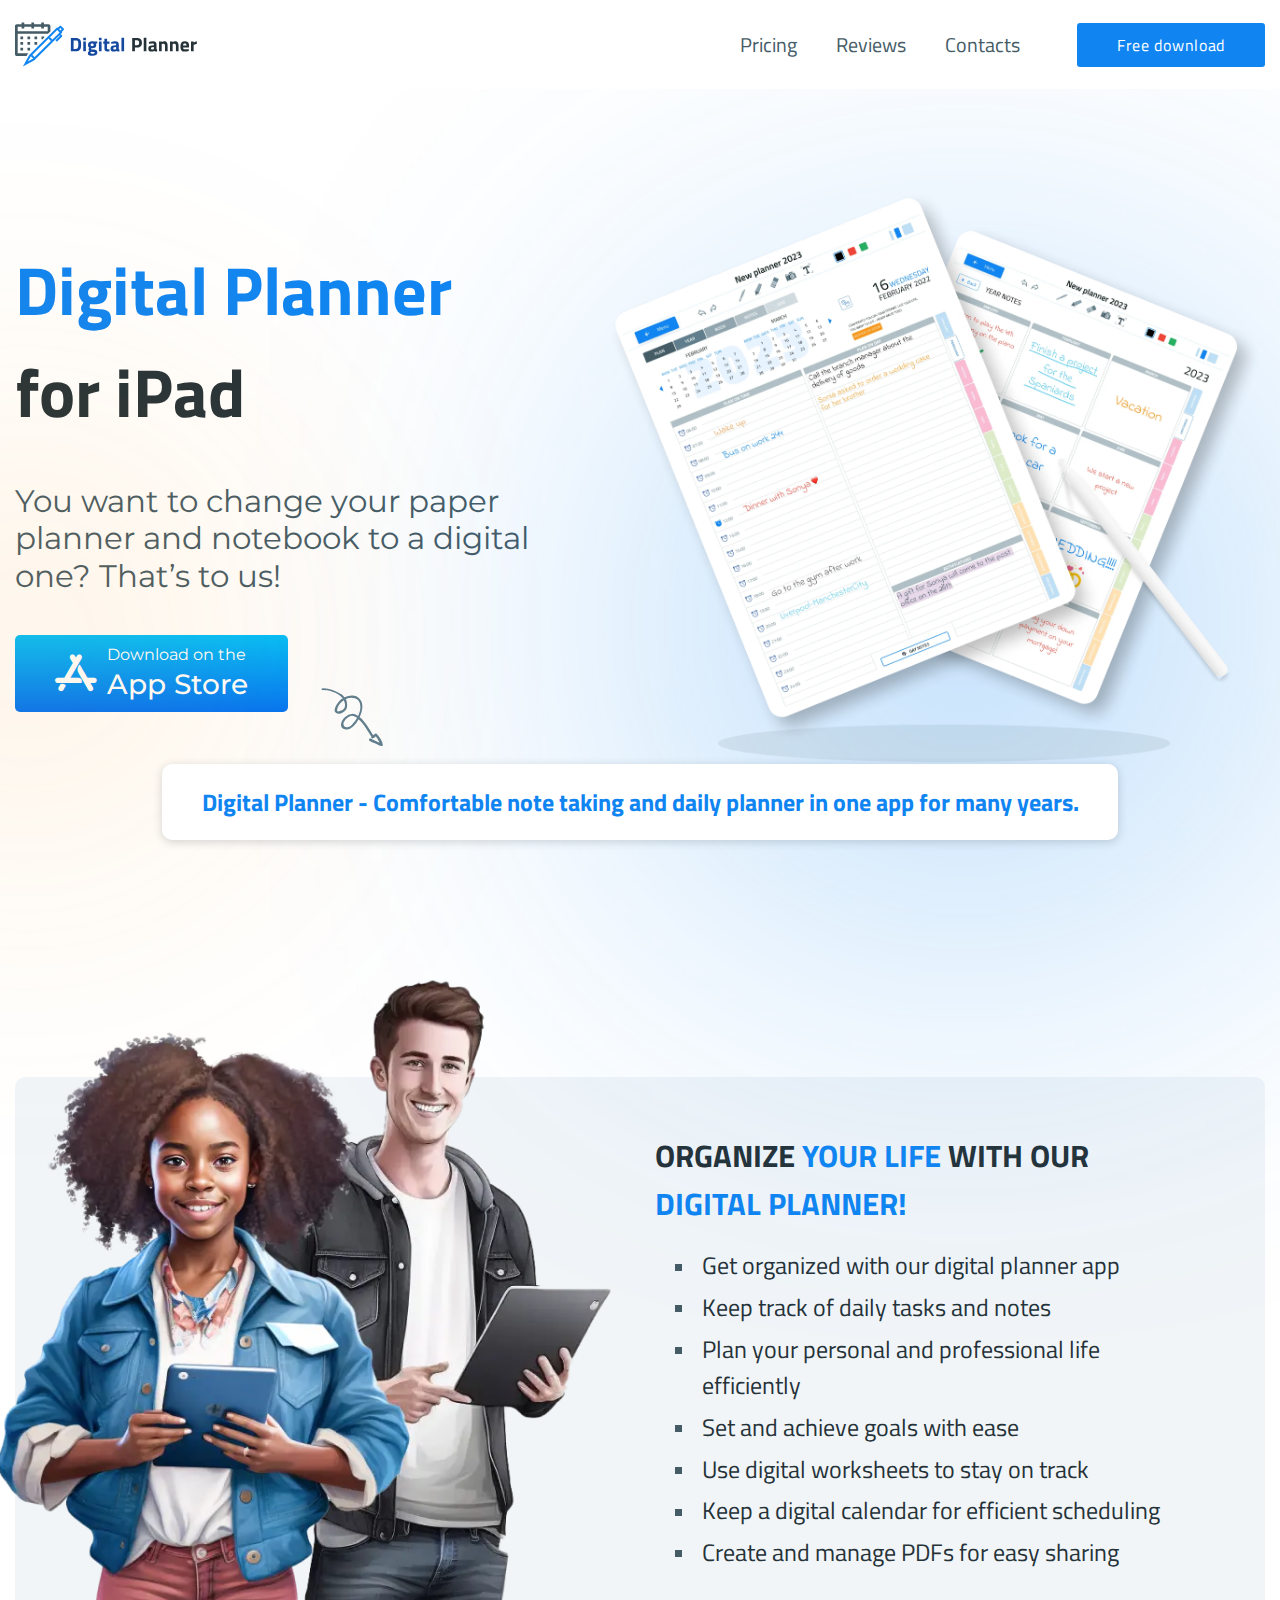
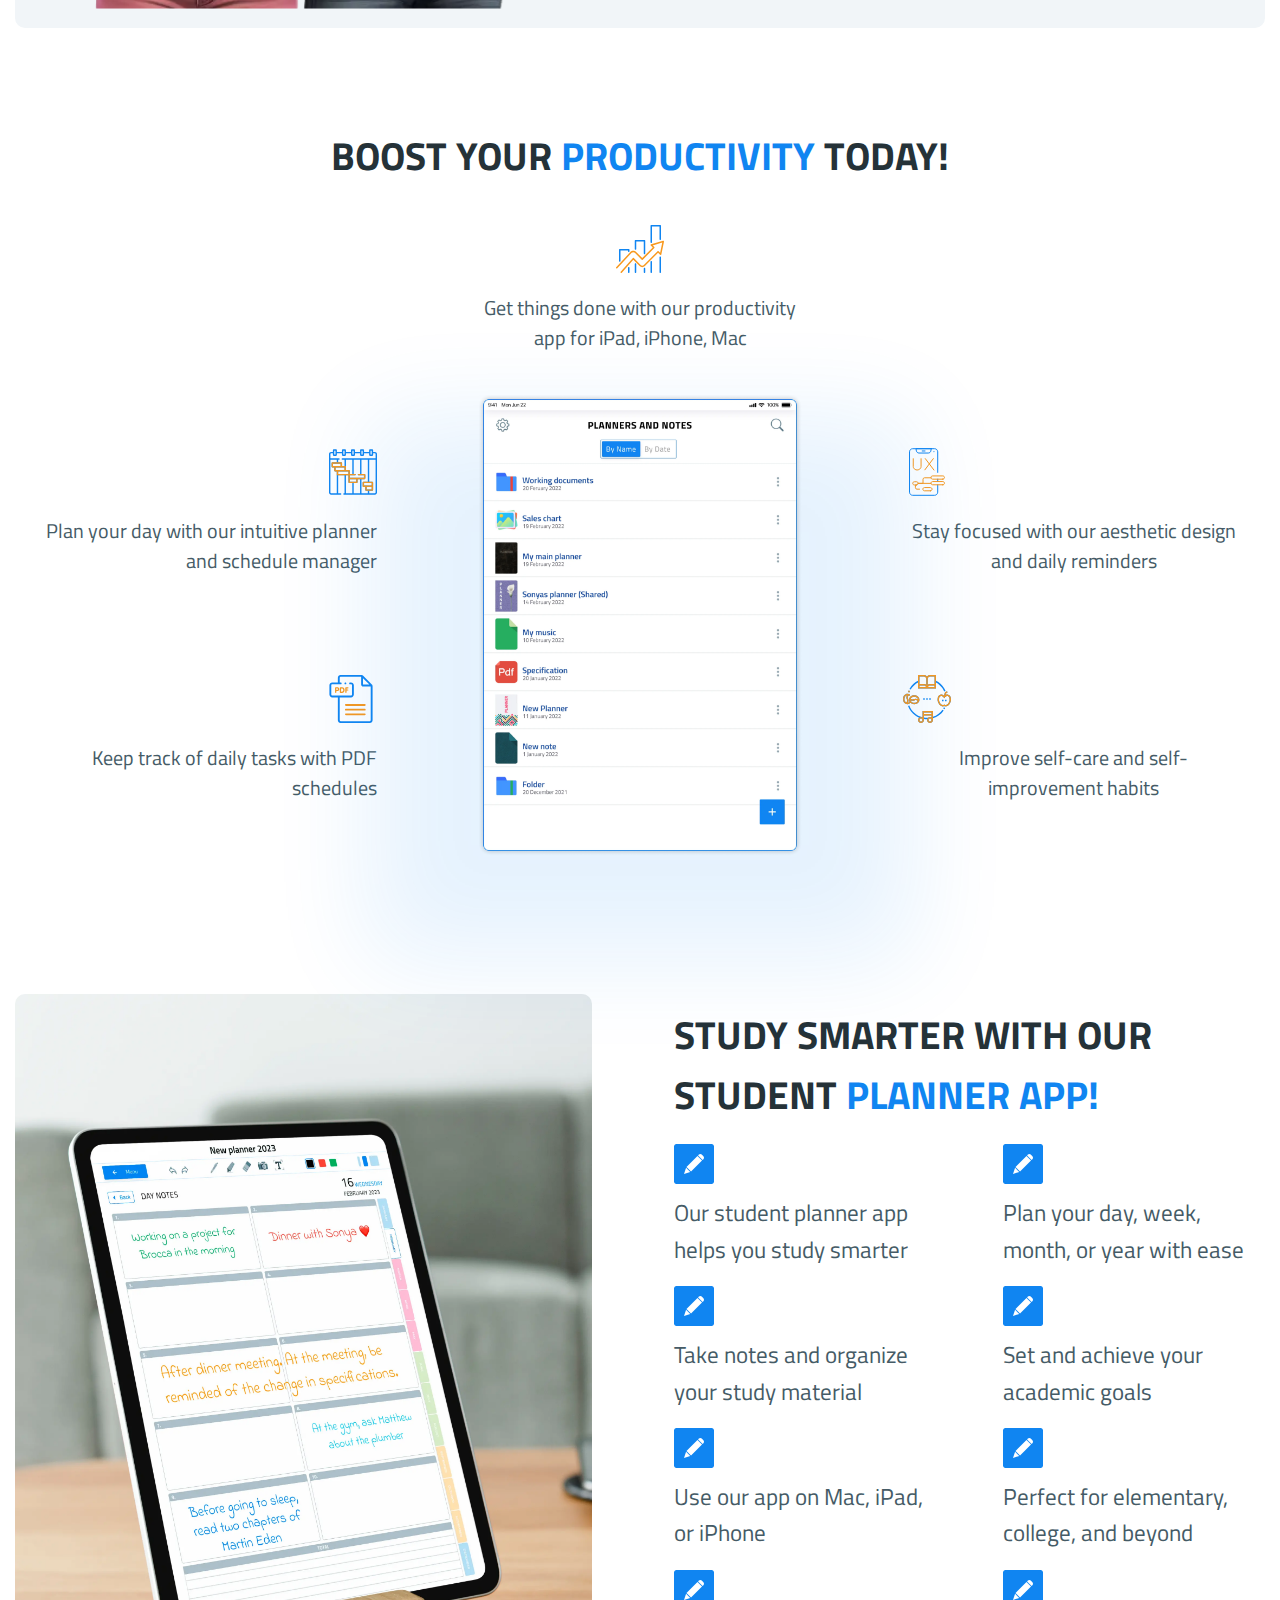
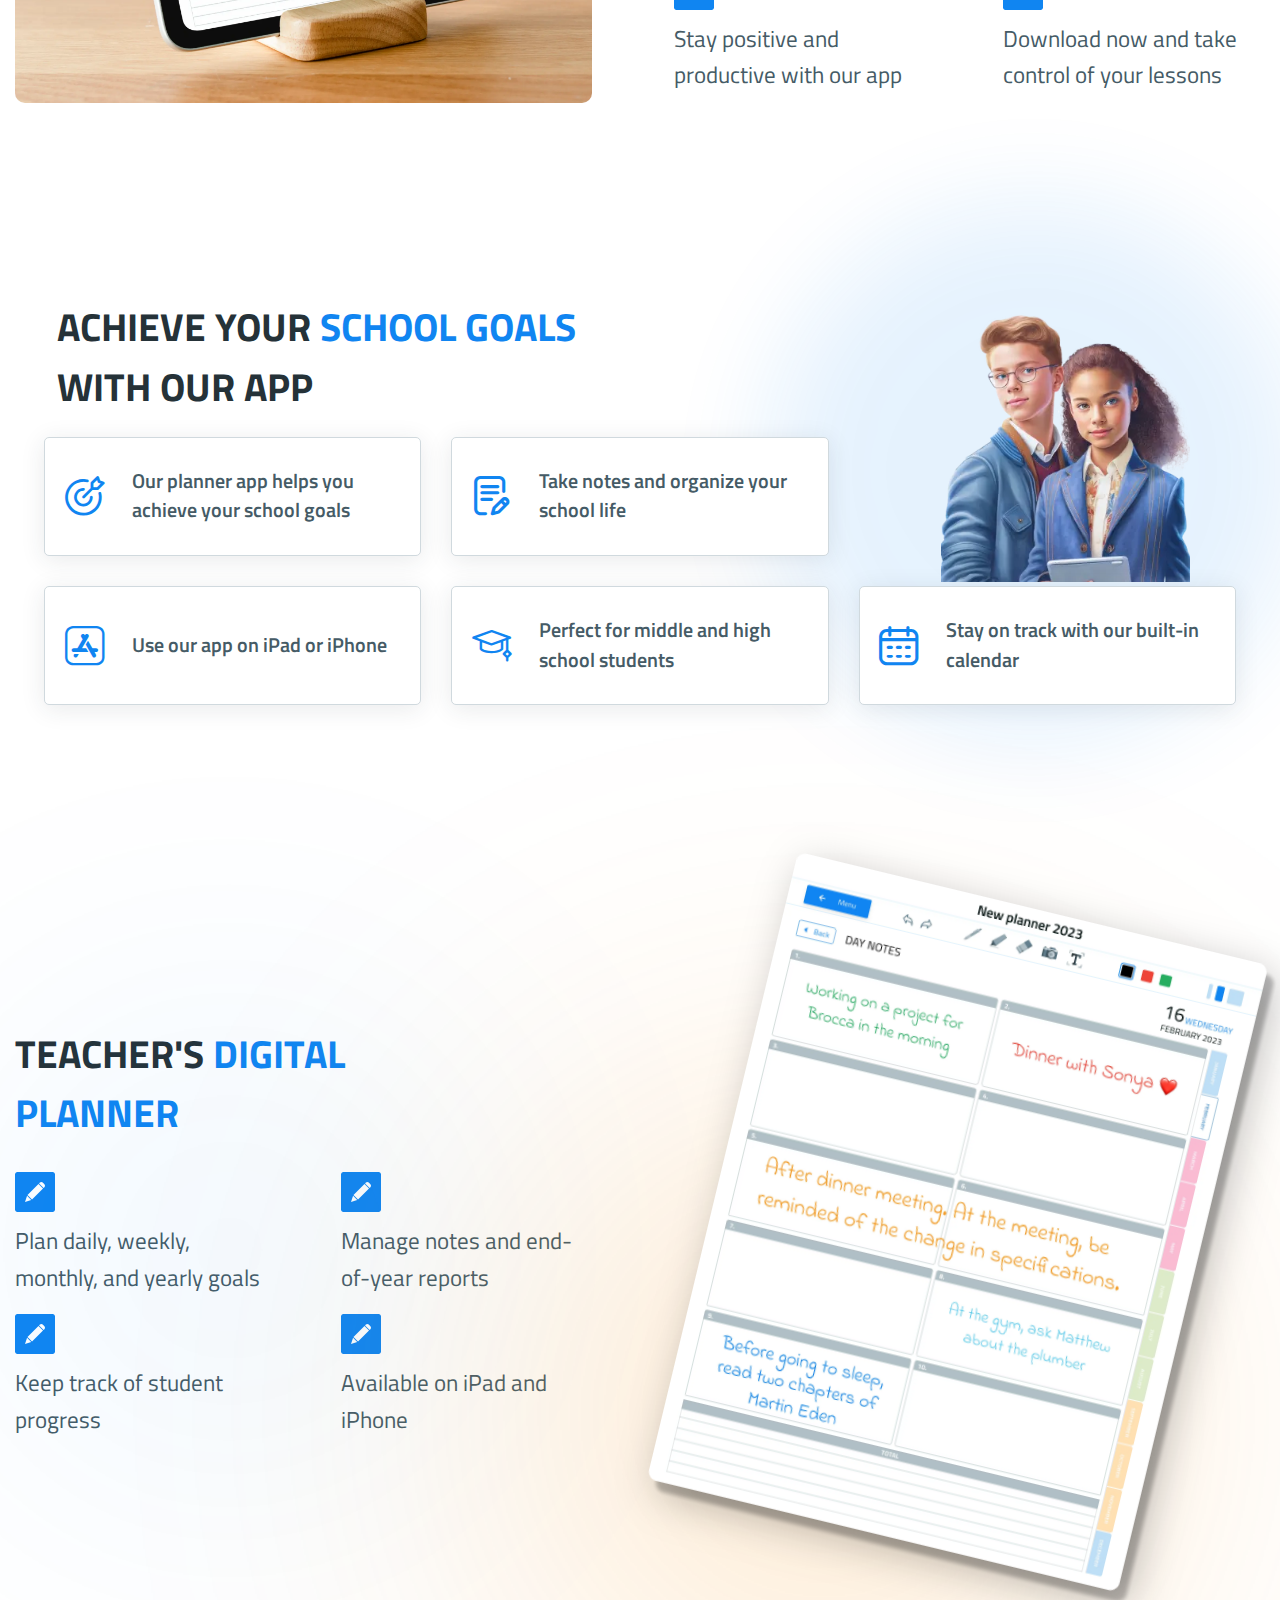
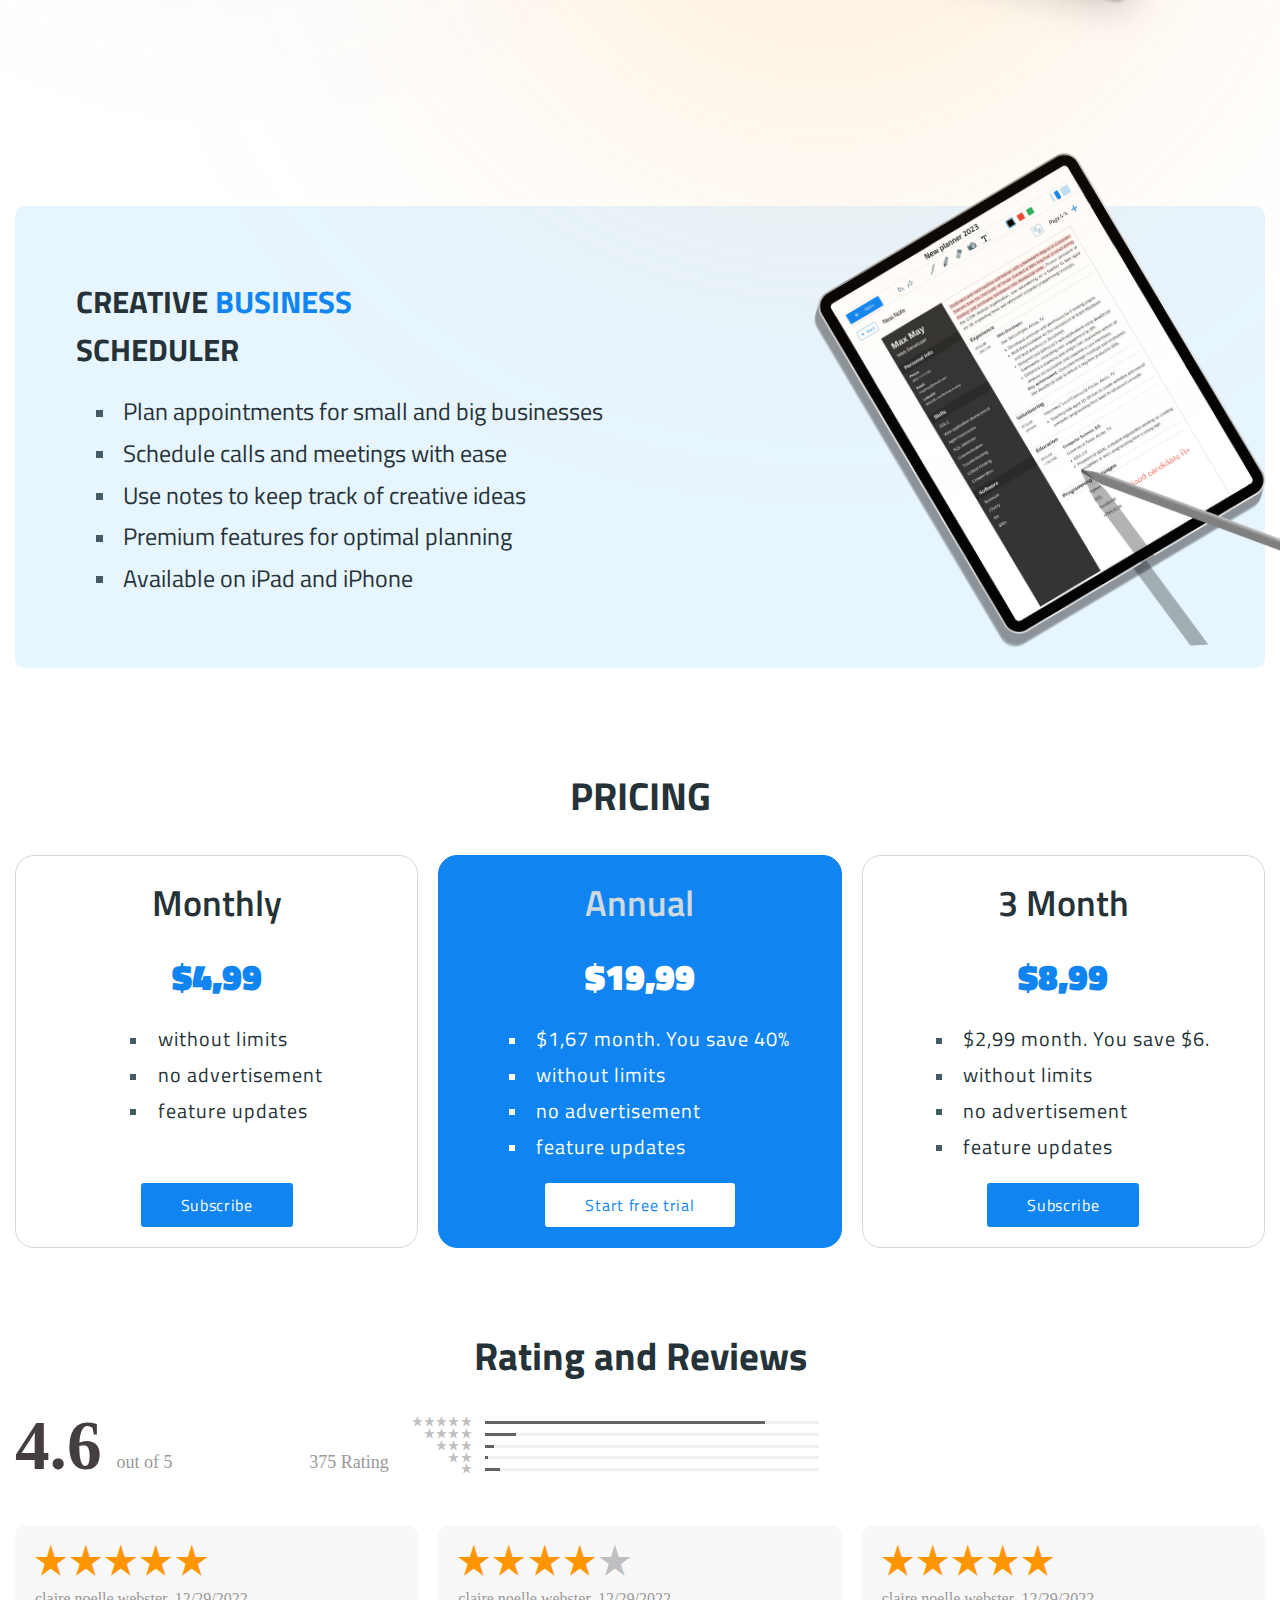
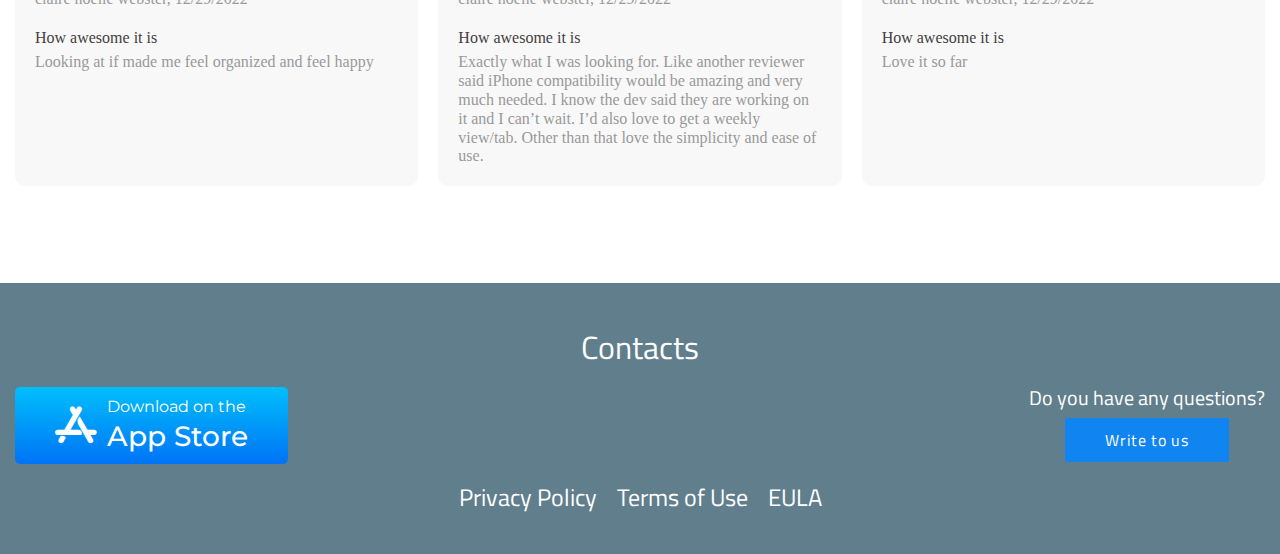
<file: index.html>
<!DOCTYPE html>
<html lang="en">

<head>
	<title>HomePage</title>
	<script charset="utf-8" type="text/javascript" src="//js-eu1.hsforms.net/forms/embed/v2.js?_v=20230415140747"></script>
	<meta charset="UTF-8">
	<meta name="format-detection" content="telephone=no">
	<!-- <style>body{opacity: 0;}</style> -->
	<link rel="stylesheet" href="css/style.min.css?_v=20230415140747">
	<link rel="shortcut icon" href="favicon.ico">
	<!-- <meta name="robots" content="noindex, nofollow"> -->
	<meta name="viewport" content="width=device-width, initial-scale=1.0">

</head>

<body>
	<div class="wrapper">
		<header class="header" data-lp>
			<div class="header__container">
				<a href="index.html" class="header__logo"><img src="img/logo.svg" alt="logo"></a>
				<div class="header__menu menu">
					<nav class="menu__body">
						<ul class="menu__list">
							<li data-goto-header data-goto="#pricing" class="menu__item"><a href="#">Pricing</a></li>
							<li data-goto-header data-goto="#reviews" class="menu__item"><a href="#">Reviews</a></li>
							<li data-goto-header data-goto="#contacts" class="menu__item"><a href="#">Contacts</a></li>
						</ul>
					</nav>
					<div class="menu__actions">
						<a target="_blank" href="https://apps.apple.com/us/app/digital-planner-for-ipad/id6444685151" class="menu__button button" data-da=".menu__list,530,20">Free download</a>
						<button type="button" class="menu__icon icon-menu"><span></span></button>
					</div>
				</div>
			</div>
		</header>
		<main class="page">
			<section class="page__hero hero">
				<div class="hero__container">
					<div class="hero__header">
						<div class="hero__about">
							<h1 class="hero__title">
								<span>Digital Planner</span> for iPad
							</h1>
							<p class="hero__text">
								You want to change your paper planner and
								notebook to a digital one? That’s to us!
							</p>
							<div class="hero__actions">
								<a target="_blank" href="https://apps.apple.com/us/app/digital-planner-for-ipad/id6444685151" class="hero__app app-button _icon-arrow">
									<div class="app-button__wrapper">
										<div class="app-button__icon _icon-app-store"></div>
										<div class="app-button__text">
											<p>Download on the</p>
											<p>App Store</p>
										</div>
									</div>
								</a>
							</div>
						</div>
						<div class="hero__image">
							<picture><source srcset="img/content-img/image-01.webp" type="image/webp"><img src="img/content-img/image-01.png" alt="Planner" /></picture>
						</div>
					</div>
					<div class="hero__label">
						Digital Planner - Comfortable note taking and daily
						planner in one app for many years.
					</div>
				</div>
			</section>
			<section class="page__organize organize">
				<div class="organize__container">
					<div class="organize__wrapper">
						<div class="organize__image">
							<picture><source srcset="img/content-img/organize.webp" type="image/webp"><img src="img/content-img/organize.png" alt="Organize" /></picture>
						</div>
						<div class="organize__block">
							<h2 class="organize__title">
								Organize <span>Your Life</span> with Our
								<span>Digital Planner!</span>
							</h2>
							<ul class="organize__list">
								<li>
									Get organized with our digital planner
									app
								</li>
								<li>Keep track of daily tasks and notes</li>
								<li>
									Plan your personal and professional life
									efficiently
								</li>
								<li>Set and achieve goals with ease</li>
								<li>
									Use digital worksheets to stay on track
								</li>
								<li>
									Keep a digital calendar for efficient
									scheduling
								</li>
								<li>
									Create and manage PDFs for easy sharing
								</li>
							</ul>
						</div>
					</div>
				</div>
			</section>
			<section class="page__productivity productivity">
				<div class="productivity__container">
					<h2 class="productivity__title title">
						Boost Your <span>Productivity</span> Today!
					</h2>
					<div class="productivity__header">
						<a href="#" class="productivity__link productivity__link--center">
							<div class="productivity__image productivity__image--center">
								<img src="img/icons/statistics.svg" alt="Statistics" />
							</div>
							<p class="productivity__text productivity__text--center">
								Get things done with our productivity app
								for iPad, iPhone, Mac
							</p>
						</a>
					</div>
					<div class="productivity__wrapper">
						<div class="productivity__column">
							<a href="#" class="productivity__link productivity__link--right">
								<div class="productivity__image productivity__image--right">
									<img src="img/icons/calendar.svg" alt="Calendar" />
								</div>
								<p class="productivity__text productivity__text--right">
									Plan your day with our intuitive planner
									and schedule manager
								</p>
							</a>
							<a href="#" class="productivity__link productivity__link--right">
								<div class="productivity__image productivity__image--right">
									<img src="img/icons/pdf.svg" alt="Pdf" />
								</div>
								<p class="productivity__text productivity__text--right">
									Keep track of daily tasks with PDF
									schedules
								</p>
							</a>
						</div>
						<div class="productivity__previus">
							<picture><source srcset="img/content-img/image-02.webp" type="image/webp"><img src="img/content-img/image-02.png" alt="Screen" /></picture>
						</div>
						<div class="productivity__column">
							<a href="#" class="productivity__link productivity__link--left">
								<div class="productivity__image productivity__image--left">
									<img src="img/icons/ux.svg" alt="Ux" />
								</div>
								<p class="productivity__text productivity__text--left">
									Stay focused with our aesthetic design
									and daily reminders
								</p>
							</a>
							<a href="#" class="productivity__link productivity__link--left">
								<div class="productivity__image productivity__image--left">
									<img src="img/icons/improve.svg" alt="Improve" />
								</div>
								<p class="productivity__text productivity__text--left">
									Improve self-care and self-improvement
									habits
								</p>
							</a>
						</div>
					</div>
				</div>
			</section>
			<section class="page__study study">
				<div class="study__container">
					<div class="study__image">
						<picture><source srcset="img/content-img/image-04.webp" type="image/webp"><img src="img/content-img/image-04.png" alt="Tablet-study" /></picture>
					</div>
					<div class="study__block">
						<h2 class="study__title title">
							Study Smarter with Our Student
							<span>Planner App!</span>
						</h2>
						<ul>
							<li>
								<span><img src="img/icons/pen.svg" alt="pen" /></span>Our student planner app helps you study
								smarter
							</li>
							<li>
								<span><img src="img/icons/pen.svg" alt="pen" /></span>Plan your day, week, month, or year with
								ease
							</li>
							<li>
								<span><img src="img/icons/pen.svg" alt="pen" /></span>Take notes and organize your study material
							</li>
							<li>
								<span><img src="img/icons/pen.svg" alt="pen" /></span>Set and achieve your academic goals
							</li>
							<li>
								<span><img src="img/icons/pen.svg" alt="pen" /></span>Use our app on Mac, iPad, or iPhone
							</li>
							<li>
								<span><img src="img/icons/pen.svg" alt="pen" /></span>Perfect for elementary, college, and beyond
							</li>
							<li>
								<span><img src="img/icons/pen.svg" alt="pen" /></span>Stay positive and productive with our app
							</li>
							<li>
								<span><img src="img/icons/pen.svg" alt="pen" /></span>Download now and take control of your
								lessons
							</li>
						</ul>
					</div>
				</div>
			</section>
			<section class="page__school school">
				<div class="school__container">
					<h2 class="school__title title">
						Achieve Your <span>School Goals</span> with Our App
					</h2>
					<div class="school__adept-wrapper">
						<div class="school__wrapper">
							<article class="school__article">
								<div class="school__icon _icon-darts"></div>
								<h4 class="school__text">
									Our planner app helps you achieve your
									school goals
								</h4>
							</article>
							<article class="school__article">
								<div class="school__icon _icon-organize"></div>
								<h4 class="school__text">
									Take notes and organize your school life
								</h4>
							</article>
							<article class="school__article">
								<div class="school__icon _icon-little-app-store"></div>
								<h4 class="school__text">
									Use our app on iPad or iPhone
								</h4>
							</article>
							<article class="school__article">
								<div class="school__icon _icon-cap"></div>
								<h4 class="school__text">
									Perfect for middle and high school
									students
								</h4>
							</article>
							<article class="school__article">
								<div class="school__icon _icon-little-calendar"></div>
								<h4 class="school__text">
									Stay on track with our built-in calendar
								</h4>
							</article>
						</div>
						<div class="school__image">
							<picture><source srcset="img/content-img/two-boys.webp" type="image/webp"><img src="img/content-img/two-boys.png" alt="Two-children" /></picture>
						</div>
					</div>
				</div>
			</section>
			<section class="page__teachers teachers">
				<div class="teachers__container">
					<div class="teachers__block">
						<h2 class="teachers__title title">
							Teacher's <span>Digital Planner</span>
						</h2>
						<ul>
							<li>
								<span><img src="img/icons/pen.svg" alt="icon-pen" /></span>Plan daily, weekly, monthly, and yearly
								goals
							</li>
							<li>
								<span><img src="img/icons/pen.svg" alt="icon-pen" /></span>Manage notes and end-of-year reports
							</li>
							<li>
								<span><img src="img/icons/pen.svg" alt="icon-pen" /></span>Keep track of student progress
							</li>
							<li>
								<span><img src="img/icons/pen.svg" alt="icon-pen" /></span>Available on iPad and iPhone
							</li>
						</ul>
					</div>
					<div class="teachers__image">
						<picture><source srcset="img/content-img/image-05.webp" type="image/webp"><img src="img/content-img/image-05.png" alt="Digital-tablet" /></picture>
					</div>
				</div>
			</section>
			<section class="page__business business">
				<div class="business__container">
					<div class="business__wrapper">
						<div class="business__block">
							<h2 class="business__title">
								Creative <span>Business</span> Scheduler
							</h2>
							<ul class="business__list">
								<li>
									Plan appointments for small and big
									businesses
								</li>
								<li>
									Schedule calls and meetings with ease
								</li>
								<li>
									Use notes to keep track of creative
									ideas
								</li>
								<li>
									Premium features for optimal planning
								</li>
								<li>Available on iPad and iPhone</li>
							</ul>
						</div>
						<div class="business__image">
							<picture><source srcset="img/content-img/image-03.webp" type="image/webp"><img src="img/content-img/image-03.png" alt="Tablet" /></picture>
						</div>
					</div>
				</div>
			</section>
			<section id="pricing" class="page__pricing pricing">
				<div class="pricing__container">
					<h2 class="pricing__title title">PRICING</h2>
					<div class="pricing__wrapper">
						<article class="pricing__article acticle-pricing">
							<h3 class="acticle-pricing__title">Monthly</h3>
							<div class="acticle-pricing__price">$4,99</div>
							<ul class="acticle-pricing__list">
								<li>without limits</li>
								<li>no advertisement</li>
								<li>feature updates</li>
							</ul>
							<button type="submit" class="acticle-pricing__button button">
								Subscribe
							</button>
						</article>
						<article class="pricing__article acticle-pricing acticle-pricing--blue-bg">
							<h3 class="acticle-pricing__title acticle-pricing__title--white">
								Annual
							</h3>
							<div class="acticle-pricing__price acticle-pricing__price--white">
								$19,99
							</div>
							<ul class="acticle-pricing__list acticle-pricing__list--white">
								<li>$1,67 month. You save 40%</li>
								<li>without limits</li>
								<li>no advertisement</li>
								<li>feature updates</li>
							</ul>
							<button type="submit" class="acticle-pricing__button button button--white">
								Start free trial
							</button>
						</article>
						<article class="pricing__article acticle-pricing">
							<h3 class="acticle-pricing__title">3 Month</h3>
							<div class="acticle-pricing__price">$8,99</div>
							<ul class="acticle-pricing__list">
								<li>$2,99 month. You save $6.</li>
								<li>without limits</li>
								<li>no advertisement</li>
								<li>feature updates</li>
							</ul>
							<button type="submit" class="acticle-pricing__button button">
								Subscribe
							</button>
						</article>
					</div>
				</div>
			</section>
			<section id="reviews" class="page__testinations testinations">
				<div class="testinations__container">
					<h2 class="testinations__title">Rating and Reviews</h2>
					<div class="testinations__rating rating">
						<div class="rating__wrapper">
							<div class="rating__number">
								<p>4.6</p>
								<p>out of 5</p>
							</div>
							<div class="rating__total">
								<span>375</span> Rating
							</div>
						</div>
						<div class="rating__total-rate">
							<ul class="rating__star">
								<li>
									<ul>
										<li class="_icon-star-grey"></li>
										<li class="_icon-star-grey"></li>
										<li class="_icon-star-grey"></li>
										<li class="_icon-star-grey"></li>
										<li class="_icon-star-grey"></li>
									</ul>
									<span></span>
								</li>
								<li>
									<ul>
										<li class="_icon-star-grey"></li>
										<li class="_icon-star-grey"></li>
										<li class="_icon-star-grey"></li>
										<li class="_icon-star-grey"></li>
									</ul>
									<span></span>
								</li>
								<li>
									<ul>
										<li class="_icon-star-grey"></li>
										<li class="_icon-star-grey"></li>
										<li class="_icon-star-grey"></li>
									</ul>
									<span></span>
								</li>
								<li>
									<ul>
										<li class="_icon-star-grey"></li>
										<li class="_icon-star-grey"></li>
									</ul>
									<span></span>
								</li>
								<li>
									<ul>
										<li class="_icon-star-grey"></li>
									</ul>
									<span></span>
								</li>
							</ul>
						</div>
					</div>
					<div class="testinations__wrapper">
						<article class="testinations__item item-testinations">
							<ul class="item-testinations__list">
								<li class="_icon-star-yellow"></li>
								<li class="_icon-star-yellow"></li>
								<li class="_icon-star-yellow"></li>
								<li class="_icon-star-yellow"></li>
								<li class="_icon-star-yellow"></li>
							</ul>
							<h3>claire noelle webster, 12/29/2022</h3>
							<div class="item-testinations__text-block">
								<div>
									<h4>How awesome it is</h4>
									<p>
										Looking at if made me feel organized
										and feel happy
									</p>
								</div>
							</div>
						</article>
						<article class="testinations__item item-testinations">
							<ul class="item-testinations__list">
								<li class="_icon-star-yellow"></li>
								<li class="_icon-star-yellow"></li>
								<li class="_icon-star-yellow"></li>
								<li class="_icon-star-yellow"></li>
								<li class="_icon-star-grey"></li>
							</ul>
							<h3>claire noelle webster, 12/29/2022</h3>
							<div class="item-testinations__text-block">
								<div>
									<h4>How awesome it is</h4>
									<p>
										Exactly what I was looking for. Like
										another reviewer said iPhone
										compatibility would be amazing and
										very much needed. I know the dev
										said they are working on it and I
										can’t wait. I’d also love to get a
										weekly view/tab. Other than that
										love the simplicity and ease of use.
									</p>
								</div>
							</div>
						</article>
						<article class="testinations__item item-testinations">
							<ul class="item-testinations__list">
								<li class="_icon-star-yellow"></li>
								<li class="_icon-star-yellow"></li>
								<li class="_icon-star-yellow"></li>
								<li class="_icon-star-yellow"></li>
								<li class="_icon-star-yellow"></li>
							</ul>
							<h3>claire noelle webster, 12/29/2022</h3>
							<div class="item-testinations__text-block">
								<div>
									<h4>How awesome it is</h4>
									<p>
										Love it so far
									</p>
								</div>
							</div>
						</article>
					</div>
				</div>
			</section>
		</main>
		<footer class="footer">
			<section id="contacts" class="footer__container">
				<h2 class="footer__title">Contacts</h2>
				<div class="footer__column">
					<div class="footer__actions">
						<a target="bl" href="https://apps.apple.com/us/app/digital-planner-for-ipad/id6444685151" class="footer__app app-button">
							<div class="app-button__wrapper">
								<div class="app-button__icon _icon-app-store"></div>
								<div class="app-button__text">
									<p>Download on the</p>
									<p>App Store</p>
								</div>
							</div>
						</a>
					</div>
					<div class="footer__quesstions">
						<p>Do you have any questions?</p>
						<button data-popup="#popup-form" type="button" class="footer__button button">
							Write to us
						</button>
					</div>
				</div>
				<div class="footer__down">
					<ul class="footer__list">
						<li><a target="_blank" href="privat-policy.html">Privacy Policy</a></li>
						<li><a target="_blank" href="terms-of-use.html">Terms of Use</a></li>
						<li><a target="_blank" href="eula.html">EULA</a></li>
					</ul>
				</div>
			</section>
		</footer>

	</div>
	<div id="popup-form" aria-hidden="true" class="popup popup--form">
		<div class="popup__wrapper">
			<div class="popup__content">
				<button data-close type="button" class="popup__close"></button>
				<div class="popup__text">
					<form action="#" method="GET" class="form-order">
						<div class="form-order__wrapper">
							<div class="form-order__lines">
								<div class="form-order__line">
									<label class="form-order__label" for="email">Email<span>*</span></label>
									<input type="email" name="form[email]" data-validate autocomplete="off" required id="email" class="form-order__input" />
								</div>
								<div class="form-order__line">
									<label class="form-order__label" for="message">Message<span>*</span></label>
									<textarea name="message" id="message" class="form-order__input form-order__input--large" autocomplete="off" required></textarea>
								</div>
								<div class="form-order__block">
									<p class="form-order__text">
										DigitalPlanner is committed to protecting
										and respecting your privacy, and we’ll only
										use your personal information to administer
										your account and to provide the products and
										services you requested from us. From time to
										time, we would like to contact you about our
										products and services, as well as other
										content that may be of interest to you. If
										you consent to us contacting you for this
										purpose, please tick below to say how you
										would like us to contact you:
									</p>
									<div class="form-order__checkbox checkbox">
										<input id="agree" type="checkbox" value="yes" name="agree" class="checkbox__input" />
										<label for="agree" class="checkbox__label"><span class="checkbox__text">I agree to receive other
												communications from
												DigitalPlanner.</span></label>
									</div>
									<p class="form-order__text">
										You can unsubscribe from these
										communications at any time. For more
										information on how to unsubscribe, our
										privacy practices, and how we are committed
										to protecting and respecting your privacy,
										please review our Privacy Policy. By
										clicking submit below, you consent to allow
										DigitalPlanner to store and process the
										personal information submitted above to
										provide you the content requested.
									</p>
									<div class="form-order__submit">
										<button type="submit" class="form-order__button button button--blue">
											Submit
										</button>
									</div>
								</div>
							</div>
						</div>
					</form>
				</div>
			</div>
		</div>
	</div>

	<script src="js/app.min.js?_v=20230415140747"></script>
</body>

</html>
</file>
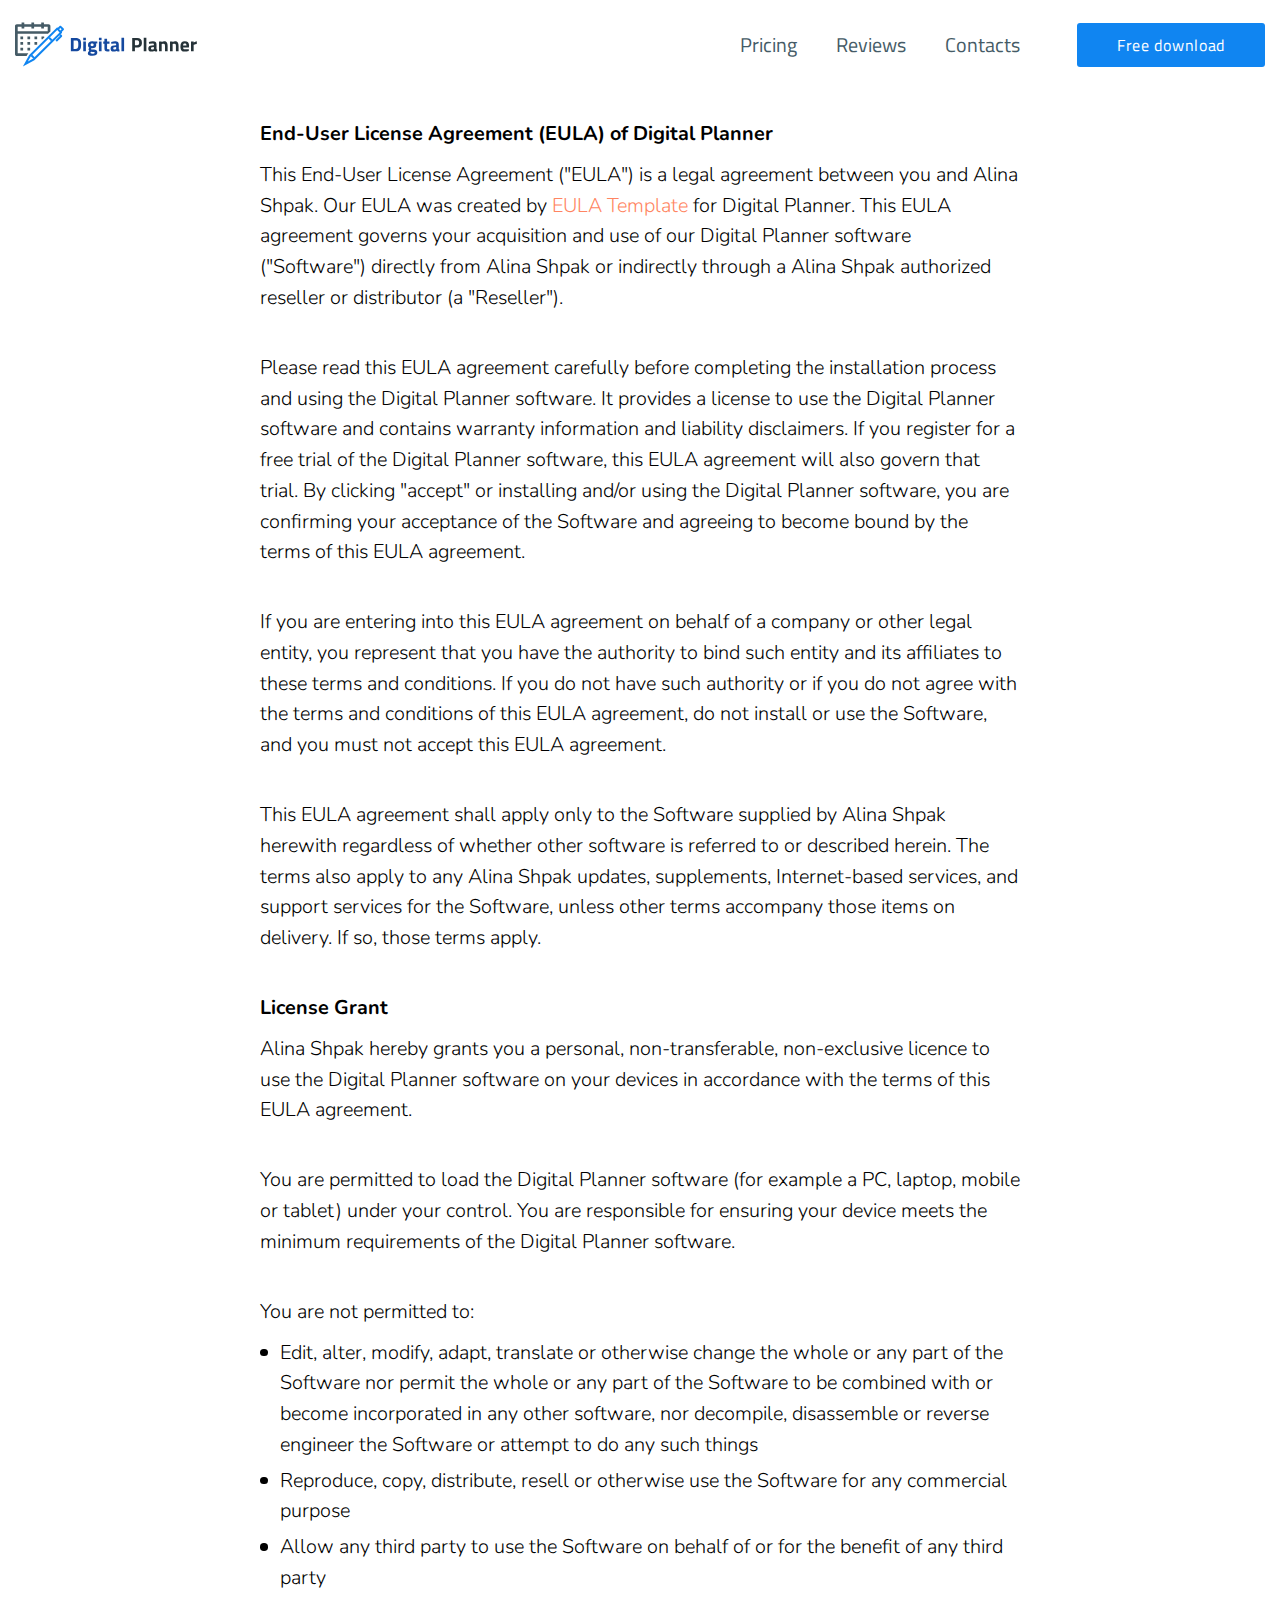
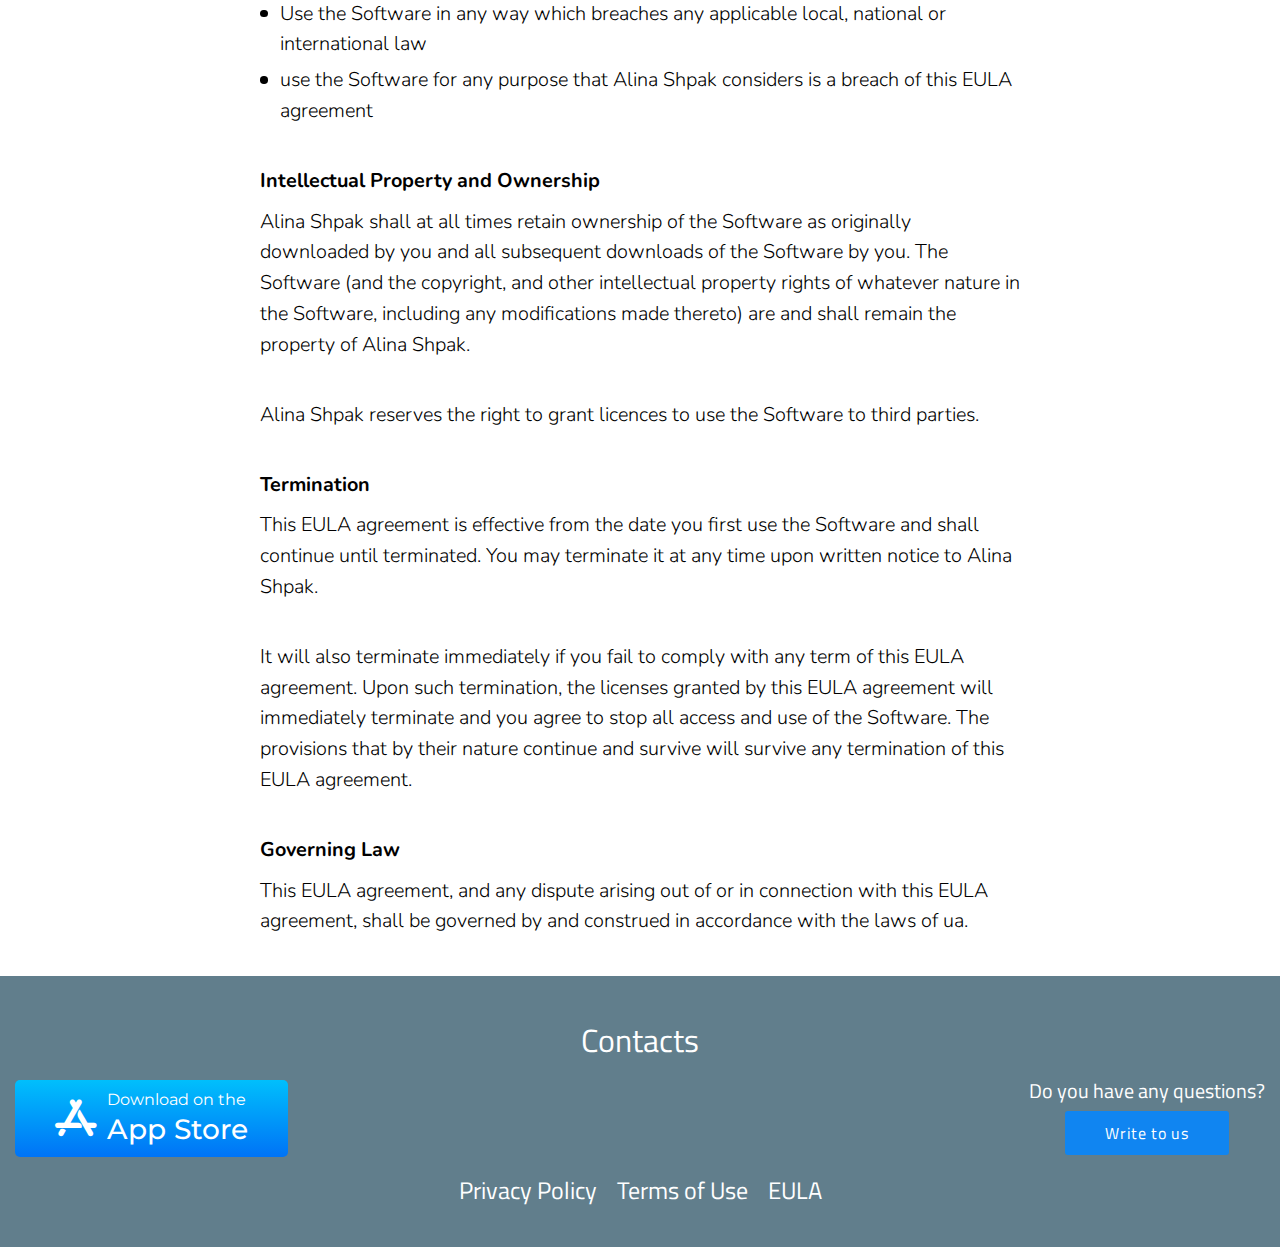
<file: eula.html>
<!DOCTYPE html>
<html lang="en">

<head>
	<title>EULA</title>
	<script charset="utf-8" type="text/javascript" src="//js-eu1.hsforms.net/forms/embed/v2.js?_v=20230415140747"></script>
	<meta charset="UTF-8">
	<meta name="format-detection" content="telephone=no">
	<!-- <style>body{opacity: 0;}</style> -->
	<link rel="stylesheet" href="css/style.min.css?_v=20230415140747">
	<link rel="shortcut icon" href="favicon.ico">
	<!-- <meta name="robots" content="noindex, nofollow"> -->
	<meta name="viewport" content="width=device-width, initial-scale=1.0">

</head>

<body>
	<div class="wrapper">
		<header class="header" data-lp>
			<div class="header__container">
				<a href="index.html" class="header__logo"><img src="img/logo.svg" alt="logo"></a>
				<div class="header__menu menu">
					<nav class="menu__body">
						<ul class="menu__list">
							<li class="menu__item"><a href="index.html#pricing">Pricing</a></li>
							<li class="menu__item"><a href="index.html#reviews">Reviews</a></li>
							<li data-goto-header data-goto="#contacts" class="menu__item"><a href="#">Contacts</a></li>
						</ul>
					</nav>
					<div class="menu__actions">
						<a target="_blank" href="https://apps.apple.com/us/app/digital-planner-for-ipad/id6444685151" class="menu__button button" data-da=".menu__list,530,20">Free download</a>
						<button type="button" class="menu__icon icon-menu"><span></span></button>
					</div>
				</div>
			</div>
		</header>
		<main class="eula">
			<section class="eula__main main-eula">
				<div class="main-eula__small-container">
					<h1>
						End-User License Agreement (EULA) of Digital Planner
					</h1>
					<p>
						This End-User License Agreement ("EULA") is a legal
						agreement between you and Alina Shpak. Our EULA was
						created by
						<a target="_blank" href="https://www.eulatemplate.com/">EULA Template</a>
						for Digital Planner. This EULA agreement governs
						your acquisition and use of our Digital Planner
						software ("Software") directly from Alina Shpak or
						indirectly through a Alina Shpak authorized reseller
						or distributor (a "Reseller").
					</p>
					<p>
						Please read this EULA agreement carefully before
						completing the installation process and using the
						Digital Planner software. It provides a license to
						use the Digital Planner software and contains
						warranty information and liability disclaimers. If
						you register for a free trial of the Digital Planner
						software, this EULA agreement will also govern that
						trial. By clicking "accept" or installing and/or
						using the Digital Planner software, you are
						confirming your acceptance of the Software and
						agreeing to become bound by the terms of this EULA
						agreement.
					</p>
					<p>
						If you are entering into this EULA agreement on
						behalf of a company or other legal entity, you
						represent that you have the authority to bind such
						entity and its affiliates to these terms and
						conditions. If you do not have such authority or if
						you do not agree with the terms and conditions of
						this EULA agreement, do not install or use the
						Software, and you must not accept this EULA
						agreement.
					</p>
					<p>
						This EULA agreement shall apply only to the Software
						supplied by Alina Shpak herewith regardless of
						whether other software is referred to or described
						herein. The terms also apply to any Alina Shpak
						updates, supplements, Internet-based services, and
						support services for the Software, unless other
						terms accompany those items on delivery. If so,
						those terms apply.
					</p>
				</div>
			</section>
			<section class="eula__grant grant-eula">
				<div class="grant-eula__small-container">
					<h2>License Grant</h2>
					<p>
						Alina Shpak hereby grants you a personal,
						non-transferable, non-exclusive licence to use the
						Digital Planner software on your devices in
						accordance with the terms of this EULA agreement.
					</p>
					<p>
						You are permitted to load the Digital Planner
						software (for example a PC, laptop, mobile or
						tablet) under your control. You are responsible for
						ensuring your device meets the minimum requirements
						of the Digital Planner software.
					</p>
					<h3>You are not permitted to:</h3>
					<ul>
						<li>
							Edit, alter, modify, adapt, translate or
							otherwise change the whole or any part of the
							Software nor permit the whole or any part of the
							Software to be combined with or become
							incorporated in any other software, nor
							decompile, disassemble or reverse engineer the
							Software or attempt to do any such things
						</li>
						<li>
							Reproduce, copy, distribute, resell or otherwise
							use the Software for any commercial purpose
						</li>
						<li>
							Allow any third party to use the Software on
							behalf of or for the benefit of any third party
						</li>
						<li>
							Use the Software in any way which breaches any
							applicable local, national or international law
						</li>
						<li>
							use the Software for any purpose that Alina
							Shpak considers is a breach of this EULA
							agreement
						</li>
					</ul>
				</div>
			</section>
			<section class="eula__intellectual intellectual-eula">
				<div class="intellectual-eula__small-container">
					<h2>Intellectual Property and Ownership</h2>
					<p>
						Alina Shpak shall at all times retain ownership of
						the Software as originally downloaded by you and all
						subsequent downloads of the Software by you. The
						Software (and the copyright, and other intellectual
						property rights of whatever nature in the Software,
						including any modifications made thereto) are and
						shall remain the property of Alina Shpak.
					</p>
					<p>Alina Shpak reserves the right to grant licences to use the Software to third parties.</p>
				</div>
			</section>
			<section class="eula__termination termination-eula">
				<div class="termination-eula__small-container">
					<h2>Termination</h2>
					<p>
						This EULA agreement is effective from the date you first use the Software and shall continue until terminated. You may terminate it at any time upon written notice to Alina Shpak.
					</p>
					<p>It will also terminate immediately if you fail to comply with any term of this EULA agreement. Upon such termination, the licenses granted by this EULA agreement will immediately terminate and you agree to stop all access and use of the Software. The provisions that by their nature continue and survive will survive any termination of this EULA agreement.</p>
				</div>
			</section>
			<section class="eula__law law-eula">
				<div class="law-eula__small-container">
					<h2>Governing Law</h2>
					<p>
						This EULA agreement, and any dispute arising out of or in connection with this EULA agreement, shall be governed by and construed in accordance with the laws of ua.
					</p>
				</div>
			</section>
		</main>
		<footer class="footer">
			<section id="contacts" class="footer__container">
				<h2 class="footer__title">Contacts</h2>
				<div class="footer__column">
					<div class="footer__actions">
						<a target="bl" href="https://apps.apple.com/us/app/digital-planner-for-ipad/id6444685151" class="footer__app app-button">
							<div class="app-button__wrapper">
								<div class="app-button__icon _icon-app-store"></div>
								<div class="app-button__text">
									<p>Download on the</p>
									<p>App Store</p>
								</div>
							</div>
						</a>
					</div>
					<div class="footer__quesstions">
						<p>Do you have any questions?</p>
						<button data-popup="#popup-form" type="button" class="footer__button button">
							Write to us
						</button>
					</div>
				</div>
				<div class="footer__down">
					<ul class="footer__list">
						<li><a target="_blank" href="privat-policy.html">Privacy Policy</a></li>
						<li><a target="_blank" href="terms-of-use.html">Terms of Use</a></li>
						<li><a target="_blank" href="eula.html">EULA</a></li>
					</ul>
				</div>
			</section>
		</footer>

	</div>
	<div id="popup-form" aria-hidden="true" class="popup popup--form">
		<div class="popup__wrapper">
			<div class="popup__content">
				<button data-close type="button" class="popup__close"></button>
				<div class="popup__text">
					<form action="#" method="GET" class="form-order">
						<div class="form-order__wrapper">
							<div class="form-order__lines">
								<div class="form-order__line">
									<label class="form-order__label" for="email">Email<span>*</span></label>
									<input type="email" name="form[email]" data-validate autocomplete="off" required id="email" class="form-order__input" />
								</div>
								<div class="form-order__line">
									<label class="form-order__label" for="message">Message<span>*</span></label>
									<textarea name="message" id="message" class="form-order__input form-order__input--large" autocomplete="off" required></textarea>
								</div>
								<div class="form-order__block">
									<p class="form-order__text">
										DigitalPlanner is committed to protecting
										and respecting your privacy, and we’ll only
										use your personal information to administer
										your account and to provide the products and
										services you requested from us. From time to
										time, we would like to contact you about our
										products and services, as well as other
										content that may be of interest to you. If
										you consent to us contacting you for this
										purpose, please tick below to say how you
										would like us to contact you:
									</p>
									<div class="form-order__checkbox checkbox">
										<input id="agree" type="checkbox" value="yes" name="agree" class="checkbox__input" />
										<label for="agree" class="checkbox__label"><span class="checkbox__text">I agree to receive other
												communications from
												DigitalPlanner.</span></label>
									</div>
									<p class="form-order__text">
										You can unsubscribe from these
										communications at any time. For more
										information on how to unsubscribe, our
										privacy practices, and how we are committed
										to protecting and respecting your privacy,
										please review our Privacy Policy. By
										clicking submit below, you consent to allow
										DigitalPlanner to store and process the
										personal information submitted above to
										provide you the content requested.
									</p>
									<div class="form-order__submit">
										<button type="submit" class="form-order__button button button--blue">
											Submit
										</button>
									</div>
								</div>
							</div>
						</div>
					</form>
				</div>
			</div>
		</div>
	</div>
	<script src="js/app.min.js?_v=20230415140747"></script>
</body>

</html>
</file>
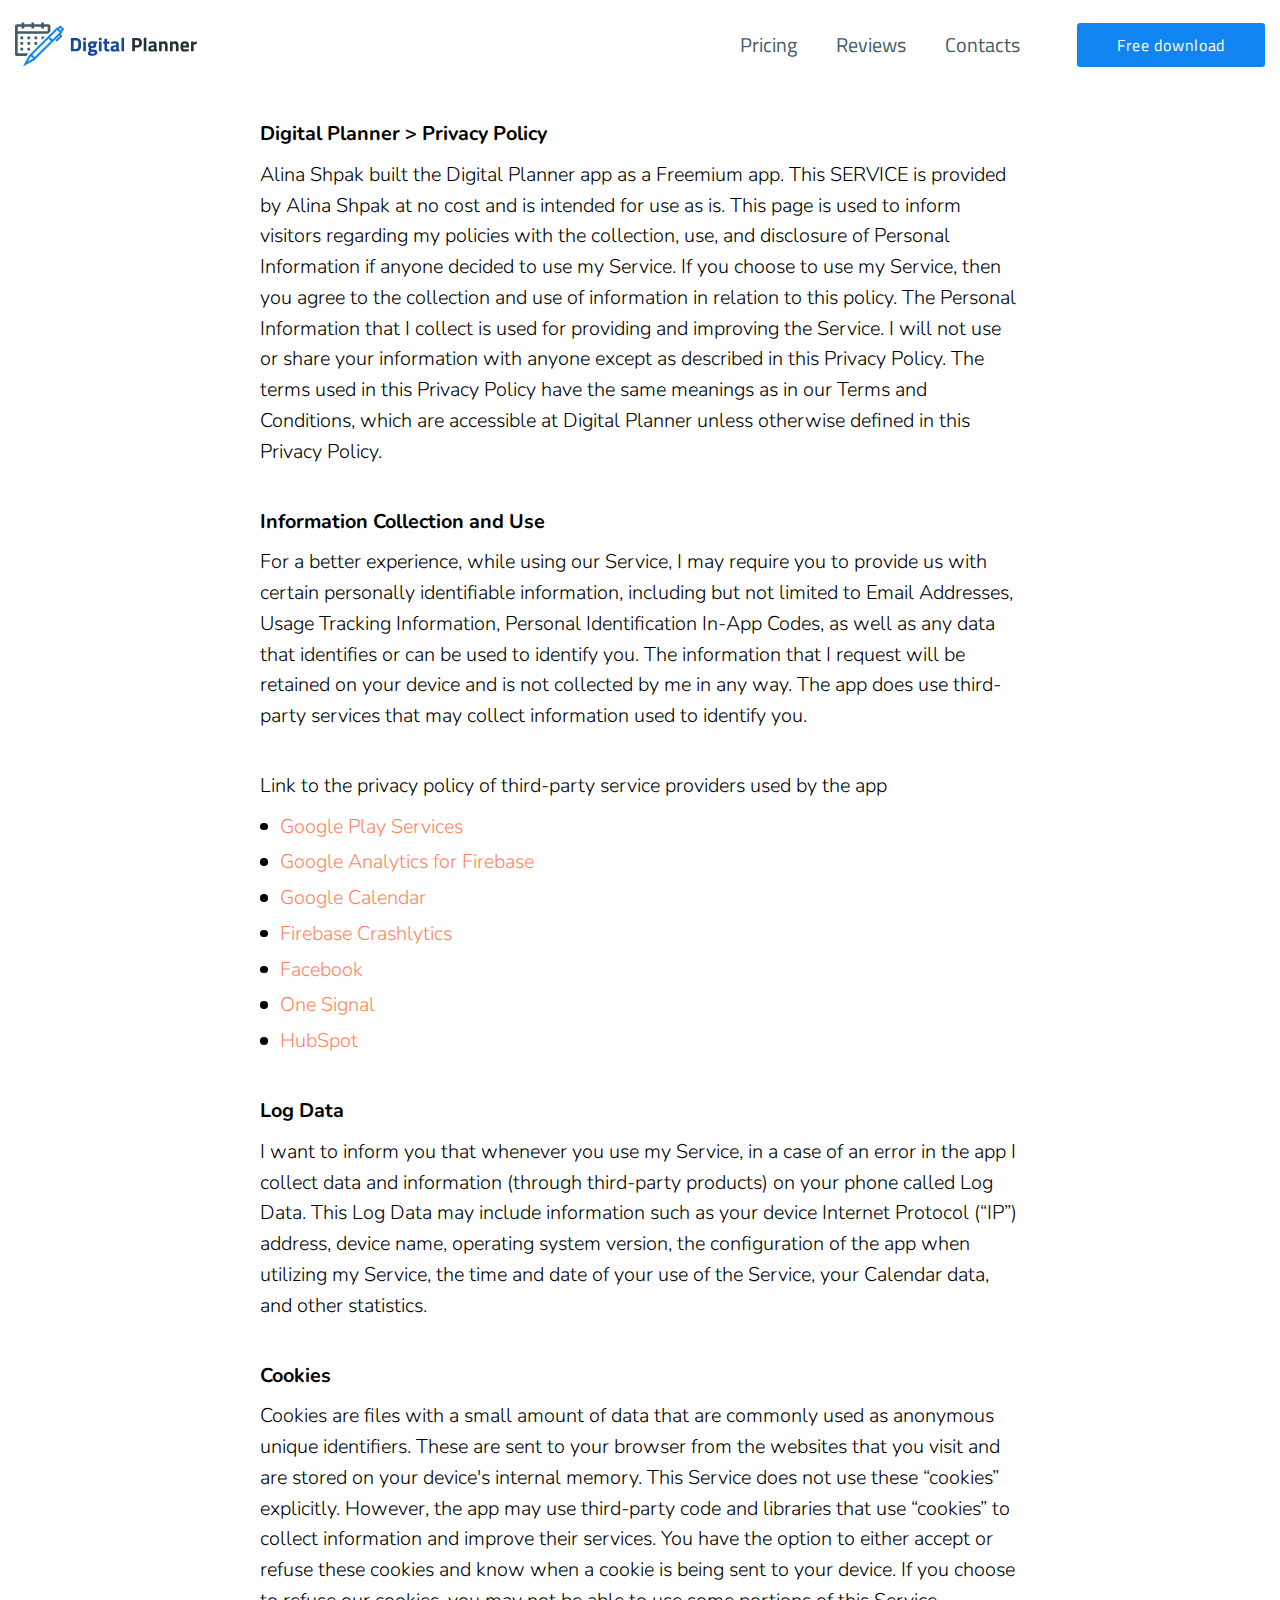
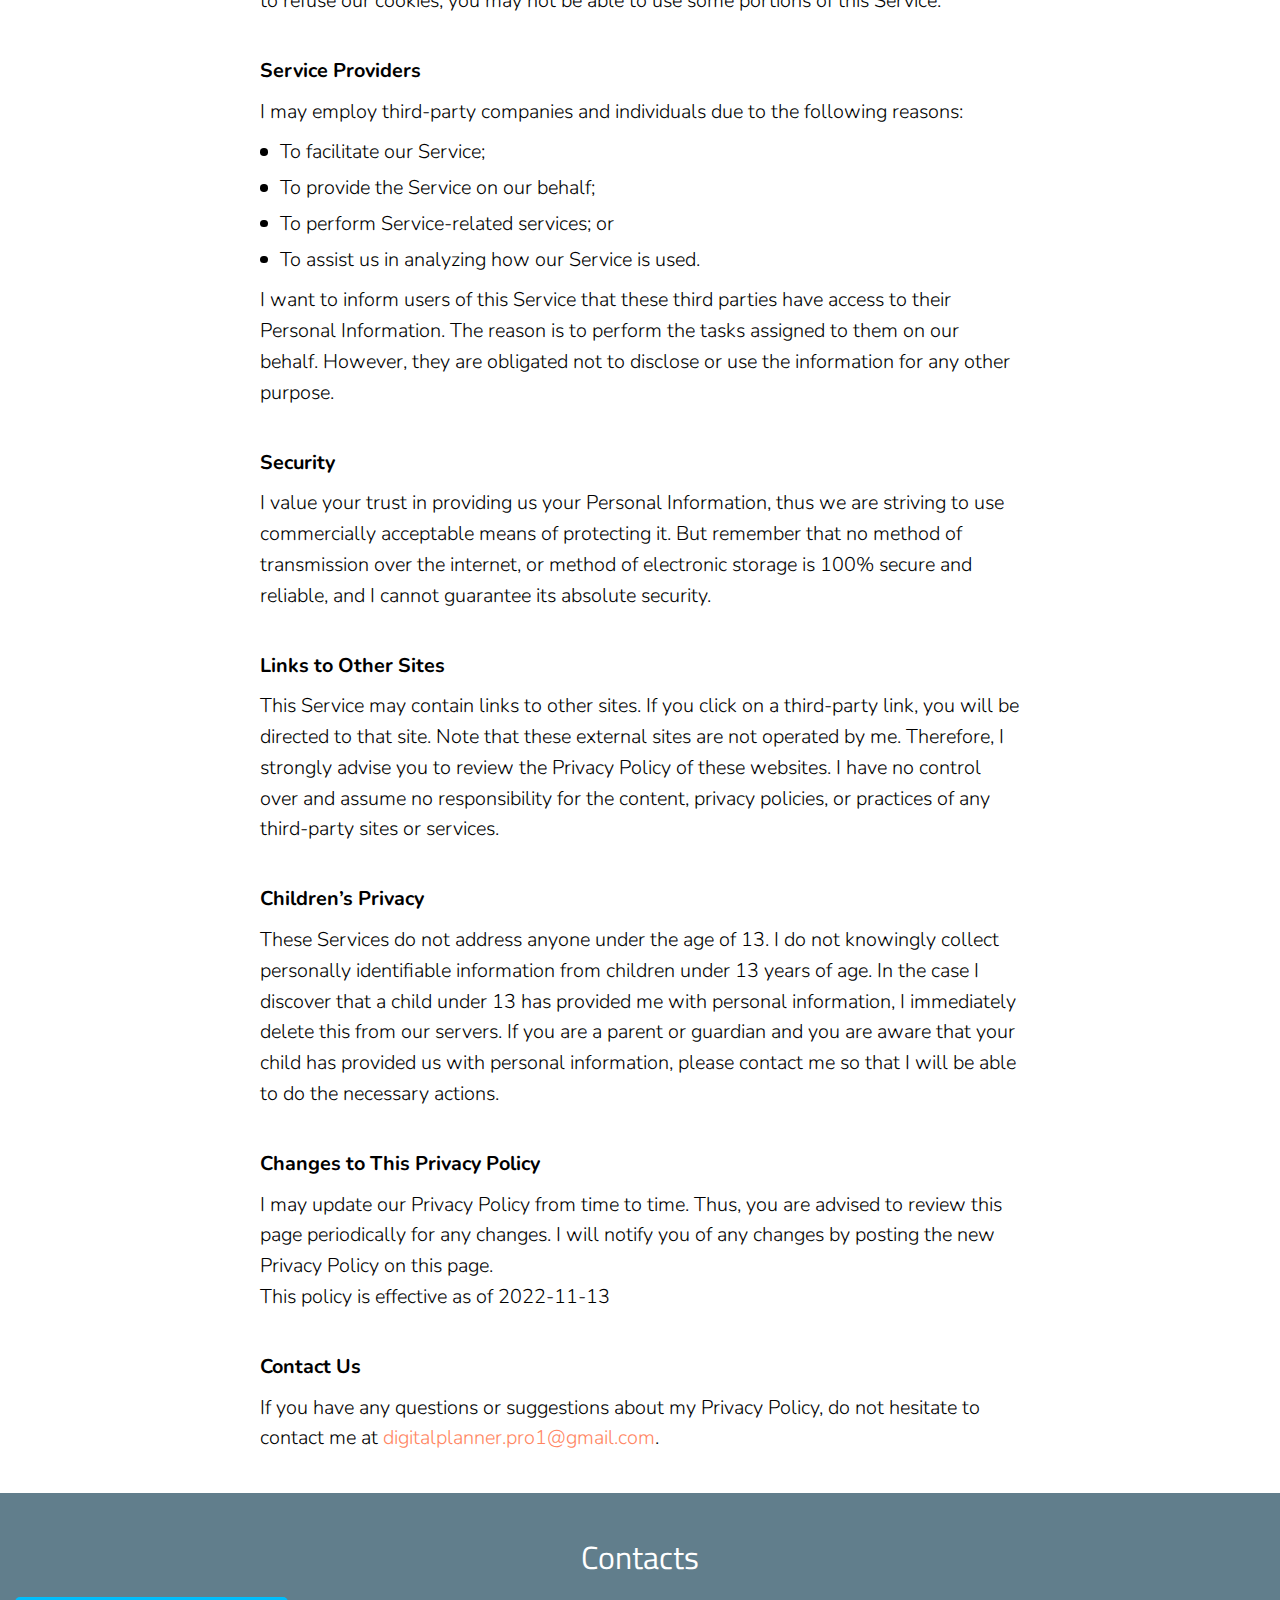
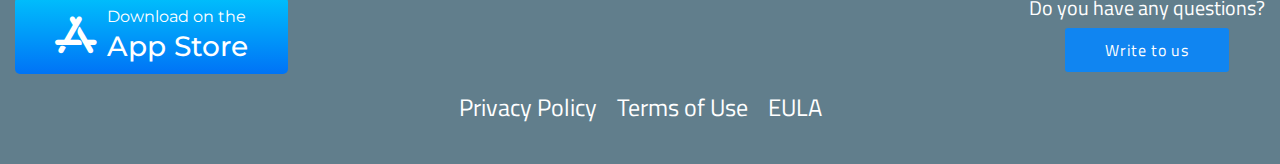
<file: privat-policy.html>
<!DOCTYPE html>
<html lang="en">

<head>
	<title>Private Policy</title>
	<script charset="utf-8" type="text/javascript" src="//js-eu1.hsforms.net/forms/embed/v2.js?_v=20230415140747"></script>
	<meta charset="UTF-8">
	<meta name="format-detection" content="telephone=no">
	<!-- <style>body{opacity: 0;}</style> -->
	<link rel="stylesheet" href="css/style.min.css?_v=20230415140747">
	<link rel="shortcut icon" href="favicon.ico">
	<!-- <meta name="robots" content="noindex, nofollow"> -->
	<meta name="viewport" content="width=device-width, initial-scale=1.0">

</head>

<body>
	<div class="wrapper">
		<header class="header" data-lp>
			<div class="header__container">
				<a href="index.html" class="header__logo"><img src="img/logo.svg" alt="logo"></a>
				<div class="header__menu menu">
					<nav class="menu__body">
						<ul class="menu__list">
							<li class="menu__item"><a href="index.html#pricing">Pricing</a></li>
							<li class="menu__item"><a href="index.html#reviews">Reviews</a></li>
							<li data-goto-header data-goto="#contacts" class="menu__item"><a href="#">Contacts</a></li>
						</ul>
					</nav>
					<div class="menu__actions">
						<a target="_blank" href="https://apps.apple.com/us/app/digital-planner-for-ipad/id6444685151" class="menu__button button" data-da=".menu__list,530,20">Free download</a>
						<button type="button" class="menu__icon icon-menu"><span></span></button>
					</div>
				</div>
			</div>
		</header>
		<main class="privat">
			<section class="privat__main main-privat">
				<div class="main-privat__small-container">
					<h1>Digital Planner > Privacy Policy</h1>
					<p>
						Alina Shpak built the Digital Planner app as a
						Freemium app. This SERVICE is provided by Alina
						Shpak at no cost and is intended for use as is. This
						page is used to inform visitors regarding my
						policies with the collection, use, and disclosure of
						Personal Information if anyone decided to use my
						Service. If you choose to use my Service, then you
						agree to the collection and use of information in
						relation to this policy. The Personal Information
						that I collect is used for providing and improving
						the Service. I will not use or share your
						information with anyone except as described in this
						Privacy Policy. The terms used in this Privacy
						Policy have the same meanings as in our Terms and
						Conditions, which are accessible at Digital Planner
						unless otherwise defined in this Privacy Policy.
					</p>
				</div>
			</section>
			<section class="privat__information information-privat">
				<div class="information-privat__small-container">
					<h2>Information Collection and Use</h2>
					<p>
						For a better experience, while using our Service, I
						may require you to provide us with certain
						personally identifiable information, including but
						not limited to Email Addresses, Usage Tracking
						Information, Personal Identification In-App Codes,
						as well as any data that identifies or can be used
						to identify you. The information that I request will
						be retained on your device and is not collected by
						me in any way. The app does use third-party services
						that may collect information used to identify you.
					</p>
				</div>
			</section>
			<section class="privat__links links-privat">
				<div class="links-privat__small-container">
					<h3>
						Link to the privacy policy of third-party service
						providers used by the app
					</h3>
					<ul class="links-privat__list">
						<li>
							<a target="_blank" href="https://policies.google.com/privacy">Google Play Services</a>
						</li>
						<li>
							<a target="_blank" href="https://firebase.google.com/policies/analytics">Google Analytics for Firebase</a>
						</li>
						<li>
							<a target="_blank" href="https://www.google.com/intl/en_ZZ/googlecalendar/program_policies.html#:~:text=As%20set%20forth%20in%20the,illegal%20behavior%20like%20illegal%20gambling.">Google Calendar</a>
						</li>
						<li>
							<a target="_blank" href="https://firebase.google.com/support/privacy/">Firebase Crashlytics</a>
						</li>
						<li>
							<a target="_blank" href="https://www.facebook.com/about/privacy/update/printable">Facebook</a>
						</li>
						<li>
							<a target="_blank" href="https://onesignal.com/privacy_policy">One Signal</a>
						</li>
						<li>
							<a target="_blank" href="https://legal.hubspot.com/privacy-policy">HubSpot</a>
						</li>
					</ul>
				</div>
			</section>
			<section class="privat__data data-privat">
				<div class="data-privat__small-container">
					<h2>Log Data</h2>
					<p>
						I want to inform you that whenever you use my
						Service, in a case of an error in the app I collect
						data and information (through third-party products)
						on your phone called Log Data. This Log Data may
						include information such as your device Internet
						Protocol (“IP”) address, device name, operating
						system version, the configuration of the app when
						utilizing my Service, the time and date of your use
						of the Service, your Calendar data, and other
						statistics.
					</p>
				</div>
			</section>
			<section class="privat__cookies cookies-privat">
				<div class="cookies-privat__small-container">
					<h2>Cookies</h2>
					<p>
						Cookies are files with a small amount of data that
						are commonly used as anonymous unique identifiers.
						These are sent to your browser from the websites
						that you visit and are stored on your device's
						internal memory. This Service does not use these
						“cookies” explicitly. However, the app may use
						third-party code and libraries that use “cookies” to
						collect information and improve their services. You
						have the option to either accept or refuse these
						cookies and know when a cookie is being sent to your
						device. If you choose to refuse our cookies, you may
						not be able to use some portions of this Service.
					</p>
				</div>
			</section>
			<section class="privat__service service-privat">
				<div class="service-privat__small-container">
					<h2>Service Providers</h2>
					<h3>I may employ third-party companies and individuals due to the following reasons:</h3>
					<ul>
						<li>To facilitate our Service;</li>
						<li>To provide the Service on our behalf;</li>
						<li>To perform Service-related services; or</li>
						<li>To assist us in analyzing how our Service is used.</li>
					</ul>
					<p>I want to inform users of this Service that these third parties have access to their Personal Information. The reason is to perform the tasks assigned to them on our behalf. However, they are obligated not to disclose or use the information for any other purpose.</p>
				</div>
			</section>
			<section class="privat__security security-privat">
				<div class="security-privat__small-container">
					<h2>Security</h2>
					<p>I value your trust in providing us your Personal Information, thus we are striving to use commercially acceptable means of protecting it. But remember that no method of transmission over the internet, or method of electronic storage is 100% secure and reliable, and I cannot guarantee its absolute security.</p>
				</div>
			</section>
			<section class="privat__other other-privat">
				<div class="other-privat__small-container">
					<h2>Links to Other Sites</h2>
					<p>This Service may contain links to other sites. If you click on a third-party link, you will be directed to that site. Note that these external sites are not operated by me. Therefore, I strongly advise you to review the Privacy Policy of these websites. I have no control over and assume no responsibility for the content, privacy policies, or practices of any third-party sites or services.</p>
				</div>
			</section>
			<section class="privat__children children-privat">
				<div class="children-privat__small-container">
					<h2>Children’s Privacy</h2>
					<p>These Services do not address anyone under the age of 13. I do not knowingly collect personally identifiable information from children under 13 years of age. In the case I discover that a child under 13 has provided me with personal information, I immediately delete this from our servers. If you are a parent or guardian and you are aware that your child has provided us with personal information, please contact me so that I will be able to do the necessary actions.</p>
				</div>
			</section>
			<section class="privat__changes changes-privat">
				<div class="changes-privat__small-container">
					<h2>Changes to This Privacy Policy</h2>
					<p>I may update our Privacy Policy from time to time. Thus, you are advised to review this page periodically for any changes. I will notify you of any changes by posting the new Privacy Policy on this page. <br>This policy is effective as of 2022-11-13</p>
				</div>
			</section>
			<section class="privat__contact contact-privat">
				<div class="contact-privat__small-container">
					<h2>Contact Us</h2>
					<p>If you have any questions or suggestions about my Privacy Policy, do not hesitate to contact me at <a href="mailto:digitalplanner.pro1@gmail.com">digitalplanner.pro1@gmail.com</a>.</p>
				</div>
			</section>
		</main>
		<footer class="footer">
			<section id="contacts" class="footer__container">
				<h2 class="footer__title">Contacts</h2>
				<div class="footer__column">
					<div class="footer__actions">
						<a target="bl" href="https://apps.apple.com/us/app/digital-planner-for-ipad/id6444685151" class="footer__app app-button">
							<div class="app-button__wrapper">
								<div class="app-button__icon _icon-app-store"></div>
								<div class="app-button__text">
									<p>Download on the</p>
									<p>App Store</p>
								</div>
							</div>
						</a>
					</div>
					<div class="footer__quesstions">
						<p>Do you have any questions?</p>
						<button data-popup="#popup-form" type="button" class="footer__button button">
							Write to us
						</button>
					</div>
				</div>
				<div class="footer__down">
					<ul class="footer__list">
						<li><a target="_blank" href="privat-policy.html">Privacy Policy</a></li>
						<li><a target="_blank" href="terms-of-use.html">Terms of Use</a></li>
						<li><a target="_blank" href="eula.html">EULA</a></li>
					</ul>
				</div>
			</section>
		</footer>

	</div>
	<div id="popup-form" aria-hidden="true" class="popup popup--form">
		<div class="popup__wrapper">
			<div class="popup__content">
				<button data-close type="button" class="popup__close"></button>
				<div class="popup__text">
					<form action="#" method="GET" class="form-order">
						<div class="form-order__wrapper">
							<div class="form-order__lines">
								<div class="form-order__line">
									<label class="form-order__label" for="email">Email<span>*</span></label>
									<input type="email" name="form[email]" data-validate autocomplete="off" required id="email" class="form-order__input" />
								</div>
								<div class="form-order__line">
									<label class="form-order__label" for="message">Message<span>*</span></label>
									<textarea name="message" id="message" class="form-order__input form-order__input--large" autocomplete="off" required></textarea>
								</div>
								<div class="form-order__block">
									<p class="form-order__text">
										DigitalPlanner is committed to protecting
										and respecting your privacy, and we’ll only
										use your personal information to administer
										your account and to provide the products and
										services you requested from us. From time to
										time, we would like to contact you about our
										products and services, as well as other
										content that may be of interest to you. If
										you consent to us contacting you for this
										purpose, please tick below to say how you
										would like us to contact you:
									</p>
									<div class="form-order__checkbox checkbox">
										<input id="agree" type="checkbox" value="yes" name="agree" class="checkbox__input" />
										<label for="agree" class="checkbox__label"><span class="checkbox__text">I agree to receive other
												communications from
												DigitalPlanner.</span></label>
									</div>
									<p class="form-order__text">
										You can unsubscribe from these
										communications at any time. For more
										information on how to unsubscribe, our
										privacy practices, and how we are committed
										to protecting and respecting your privacy,
										please review our Privacy Policy. By
										clicking submit below, you consent to allow
										DigitalPlanner to store and process the
										personal information submitted above to
										provide you the content requested.
									</p>
									<div class="form-order__submit">
										<button type="submit" class="form-order__button button button--blue">
											Submit
										</button>
									</div>
								</div>
							</div>
						</div>
					</form>
				</div>
			</div>
		</div>
	</div>
	<script src="js/app.min.js?_v=20230415140747"></script>
</body>

</html>
</file>
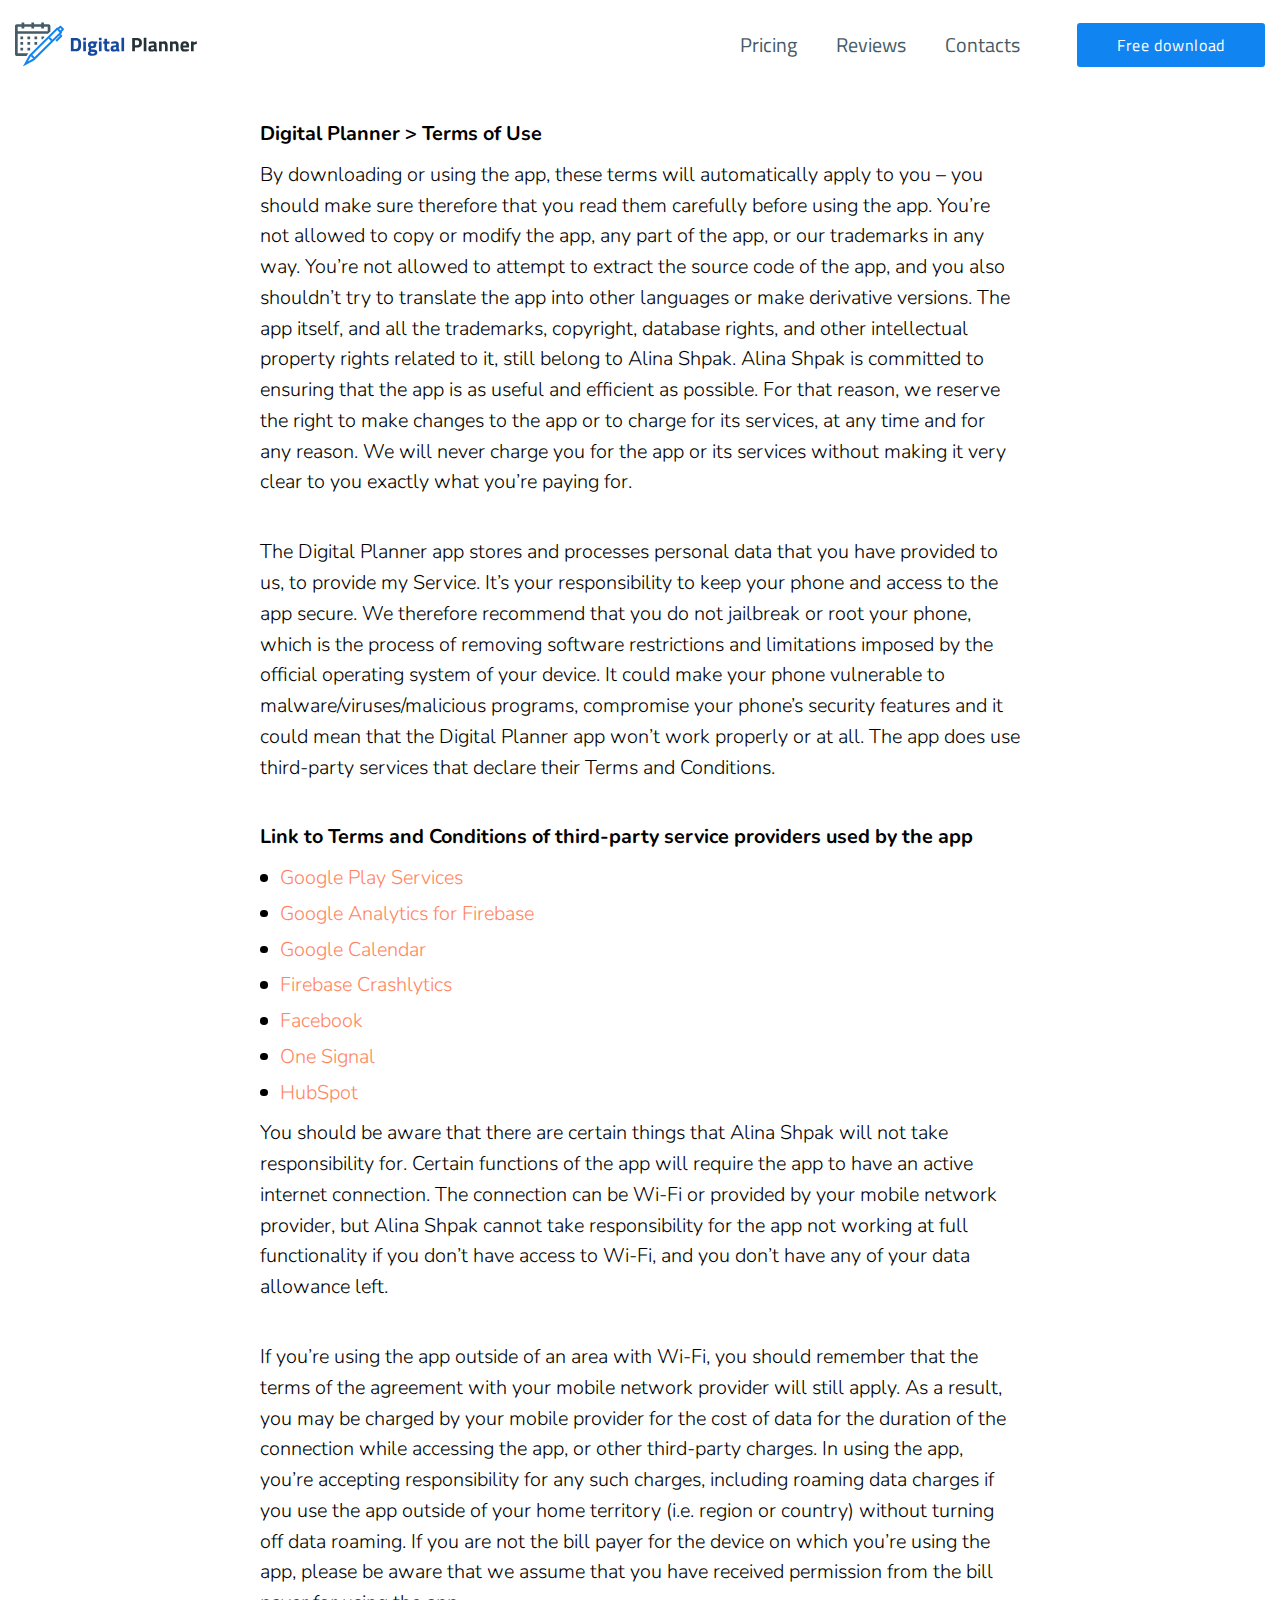
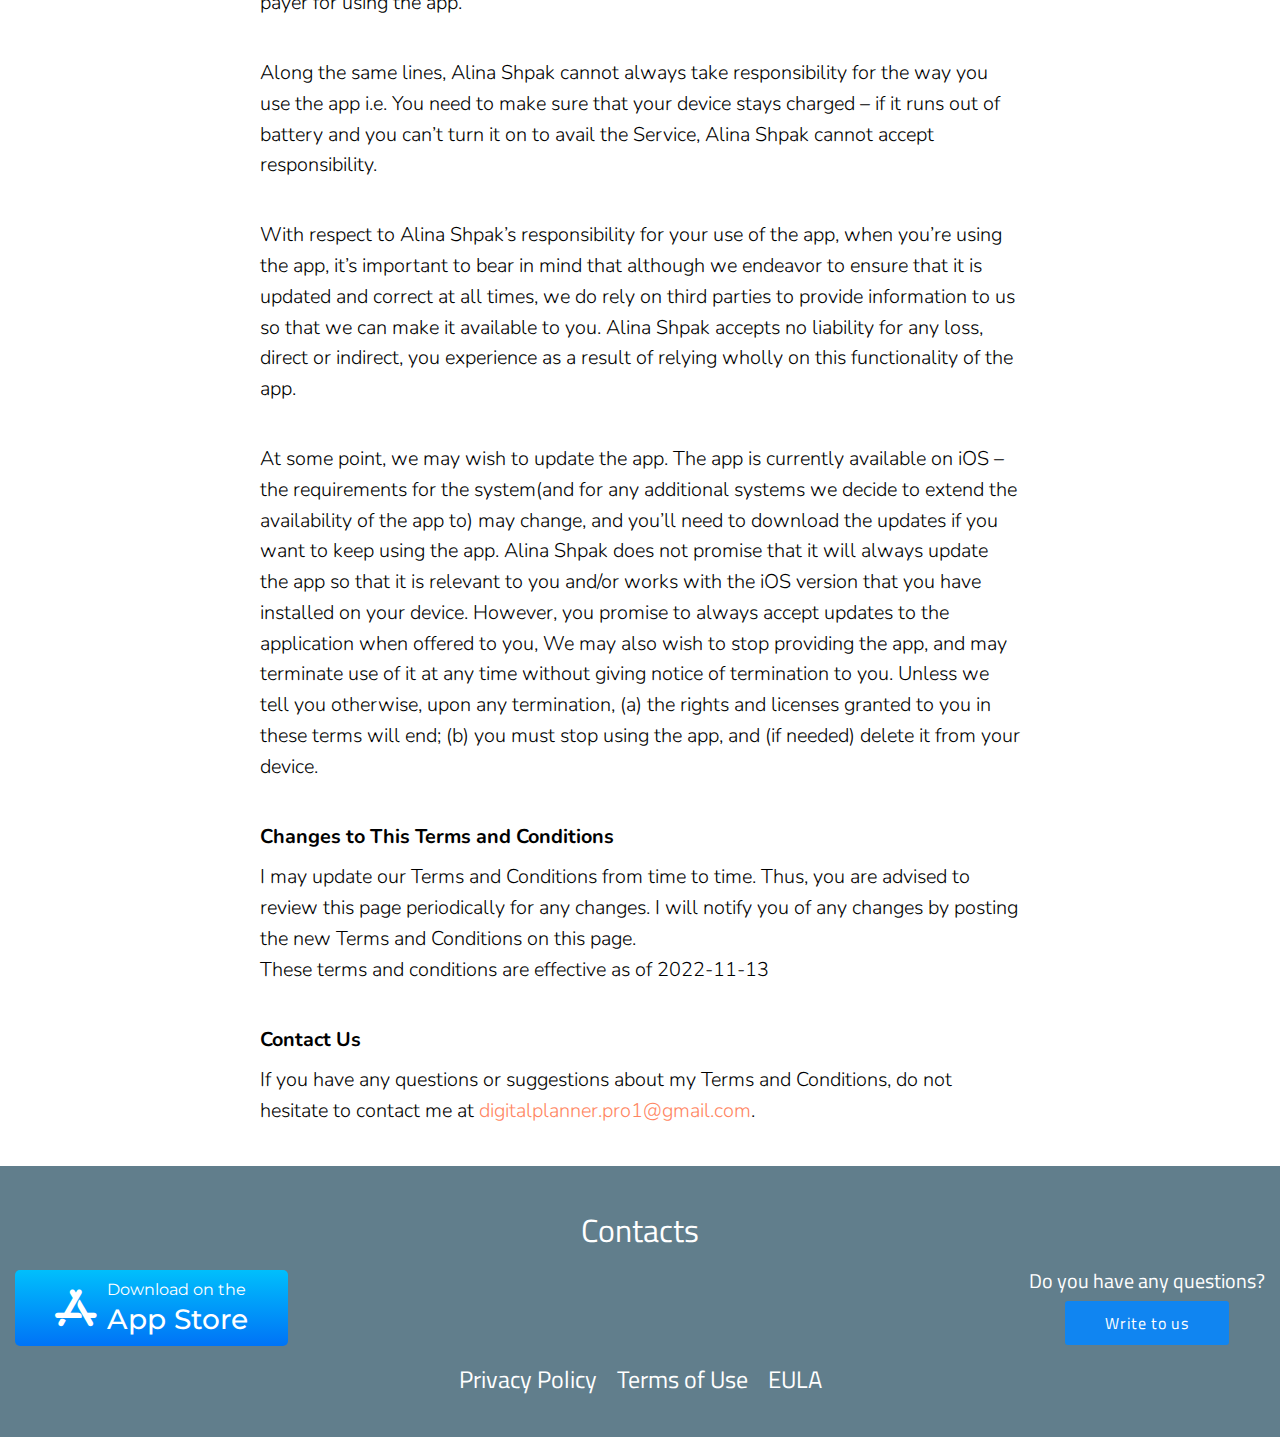
<file: terms-of-use.html>
<!DOCTYPE html>
<html lang="en">

<head>
	<title>Terms of Use</title>
	<script charset="utf-8" type="text/javascript" src="//js-eu1.hsforms.net/forms/embed/v2.js?_v=20230415140747"></script>
	<meta charset="UTF-8">
	<meta name="format-detection" content="telephone=no">
	<!-- <style>body{opacity: 0;}</style> -->
	<link rel="stylesheet" href="css/style.min.css?_v=20230415140747">
	<link rel="shortcut icon" href="favicon.ico">
	<!-- <meta name="robots" content="noindex, nofollow"> -->
	<meta name="viewport" content="width=device-width, initial-scale=1.0">

</head>

<body>
	<div class="wrapper">
		<header class="header" data-lp>
			<div class="header__container">
				<a href="index.html" class="header__logo"><img src="img/logo.svg" alt="logo"></a>
				<div class="header__menu menu">
					<nav class="menu__body">
						<ul class="menu__list">
							<li class="menu__item"><a href="index.html#pricing">Pricing</a></li>
							<li class="menu__item"><a href="index.html#reviews">Reviews</a></li>
							<li data-goto-header data-goto="#contacts" class="menu__item"><a href="#">Contacts</a></li>
						</ul>
					</nav>
					<div class="menu__actions">
						<a target="_blank" href="https://apps.apple.com/us/app/digital-planner-for-ipad/id6444685151" class="menu__button button" data-da=".menu__list,530,20">Free download</a>
						<button type="button" class="menu__icon icon-menu"><span></span></button>
					</div>
				</div>
			</div>
		</header>
		<main class="terms">
			<section class="terms__main main-terms">
				<div class="main-terms__small-container">
					<h1>Digital Planner > Terms of Use</h1>
					<p>
						By downloading or using the app, these terms will
						automatically apply to you – you should make sure
						therefore that you read them carefully before using
						the app. You’re not allowed to copy or modify the
						app, any part of the app, or our trademarks in any
						way. You’re not allowed to attempt to extract the
						source code of the app, and you also shouldn’t try
						to translate the app into other languages or make
						derivative versions. The app itself, and all the
						trademarks, copyright, database rights, and other
						intellectual property rights related to it, still
						belong to Alina Shpak. Alina Shpak is committed to
						ensuring that the app is as useful and efficient as
						possible. For that reason, we reserve the right to
						make changes to the app or to charge for its
						services, at any time and for any reason. We will
						never charge you for the app or its services without
						making it very clear to you exactly what you’re
						paying for.
					</p>
					<p>
						The Digital Planner app stores and processes
						personal data that you have provided to us, to
						provide my Service. It’s your responsibility to keep
						your phone and access to the app secure. We
						therefore recommend that you do not jailbreak or
						root your phone, which is the process of removing
						software restrictions and limitations imposed by the
						official operating system of your device. It could
						make your phone vulnerable to
						malware/viruses/malicious programs, compromise your
						phone’s security features and it could mean that the
						Digital Planner app won’t work properly or at all.
						The app does use third-party services that declare
						their Terms and Conditions.
					</p>
				</div>
			</section>
			<section class="terms__links links-terms">
				<div class="links-terms__small-container">
					<h3>
						Link to Terms and Conditions of third-party service
						providers used by the app
					</h3>
					<ul class="links-terms__list">
						<li>
							<a target="_blank" href="https://policies.google.com/privacy">Google Play Services</a>
						</li>
						<li>
							<a target="_blank" href="https://firebase.google.com/policies/analytics">Google Analytics for Firebase</a>
						</li>
						<li>
							<a target="_blank" href="https://www.google.com/intl/en_ZZ/googlecalendar/program_policies.html#:~:text=As%20set%20forth%20in%20the,illegal%20behavior%20like%20illegal%20gambling.">Google Calendar</a>
						</li>
						<li>
							<a target="_blank" href="https://firebase.google.com/support/privacy/">Firebase Crashlytics</a>
						</li>
						<li>
							<a target="_blank" href="https://www.facebook.com/about/privacy/update/printable">Facebook</a>
						</li>
						<li>
							<a target="_blank" href="https://onesignal.com/privacy_policy">One Signal</a>
						</li>
						<li>
							<a target="_blank" href="https://legal.hubspot.com/privacy-policy">HubSpot</a>
						</li>
					</ul>
					<p>
						You should be aware that there are certain things
						that Alina Shpak will not take responsibility for.
						Certain functions of the app will require the app to
						have an active internet connection. The connection
						can be Wi-Fi or provided by your mobile network
						provider, but Alina Shpak cannot take responsibility
						for the app not working at full functionality if you
						don’t have access to Wi-Fi, and you don’t have any
						of your data allowance left.
					</p>
					<p>
						If you’re using the app outside of an area with
						Wi-Fi, you should remember that the terms of the
						agreement with your mobile network provider will
						still apply. As a result, you may be charged by your
						mobile provider for the cost of data for the
						duration of the connection while accessing the app,
						or other third-party charges. In using the app,
						you’re accepting responsibility for any such
						charges, including roaming data charges if you use
						the app outside of your home territory (i.e. region
						or country) without turning off data roaming. If you
						are not the bill payer for the device on which
						you’re using the app, please be aware that we assume
						that you have received permission from the bill
						payer for using the app.
					</p>
					<p>
						Along the same lines, Alina Shpak cannot always take
						responsibility for the way you use the app i.e. You
						need to make sure that your device stays charged –
						if it runs out of battery and you can’t turn it on
						to avail the Service, Alina Shpak cannot accept
						responsibility.
					</p>
					<p>
						With respect to Alina Shpak’s responsibility for
						your use of the app, when you’re using the app, it’s
						important to bear in mind that although we endeavor
						to ensure that it is updated and correct at all
						times, we do rely on third parties to provide
						information to us so that we can make it available
						to you. Alina Shpak accepts no liability for any
						loss, direct or indirect, you experience as a result
						of relying wholly on this functionality of the app.
					</p>
					<p>
						At some point, we may wish to update the app. The
						app is currently available on iOS – the requirements
						for the system(and for any additional systems we
						decide to extend the availability of the app to) may
						change, and you’ll need to download the updates if
						you want to keep using the app. Alina Shpak does not
						promise that it will always update the app so that
						it is relevant to you and/or works with the iOS
						version that you have installed on your device.
						However, you promise to always accept updates to the
						application when offered to you, We may also wish to
						stop providing the app, and may terminate use of it
						at any time without giving notice of termination to
						you. Unless we tell you otherwise, upon any
						termination, (a) the rights and licenses granted to
						you in these terms will end; (b) you must stop using
						the app, and (if needed) delete it from your device.
					</p>
				</div>
			</section>
			<section class="terms__changes changes-terms">
				<div class="changes-terms__small-container">
					<h2>Changes to This Terms and Conditions</h2>
					<p>
						I may update our Terms and Conditions from time to
						time. Thus, you are advised to review this page
						periodically for any changes. I will notify you of
						any changes by posting the new Terms and Conditions
						on this page. <br> These terms and conditions are
						effective as of 2022-11-13
					</p>
				</div>
			</section>
			<section class="terms__contact contact-terms">
				<div class="contact-terms__small-container">
					<h2>Contact Us</h2>
					<p>
						If you have any questions or suggestions about my Terms and Conditions, do not hesitate to contact me at
						<a href="mailto:digitalplanner.pro1@gmail.com">digitalplanner.pro1@gmail.com</a>.
					</p>
				</div>
			</section>
		</main>
		<footer class="footer">
			<section id="contacts" class="footer__container">
				<h2 class="footer__title">Contacts</h2>
				<div class="footer__column">
					<div class="footer__actions">
						<a target="bl" href="https://apps.apple.com/us/app/digital-planner-for-ipad/id6444685151" class="footer__app app-button">
							<div class="app-button__wrapper">
								<div class="app-button__icon _icon-app-store"></div>
								<div class="app-button__text">
									<p>Download on the</p>
									<p>App Store</p>
								</div>
							</div>
						</a>
					</div>
					<div class="footer__quesstions">
						<p>Do you have any questions?</p>
						<button data-popup="#popup-form" type="button" class="footer__button button">
							Write to us
						</button>
					</div>
				</div>
				<div class="footer__down">
					<ul class="footer__list">
						<li><a target="_blank" href="privat-policy.html">Privacy Policy</a></li>
						<li><a target="_blank" href="terms-of-use.html">Terms of Use</a></li>
						<li><a target="_blank" href="eula.html">EULA</a></li>
					</ul>
				</div>
			</section>
		</footer>

	</div>
	<div id="popup-form" aria-hidden="true" class="popup popup--form">
		<div class="popup__wrapper">
			<div class="popup__content">
				<button data-close type="button" class="popup__close"></button>
				<div class="popup__text">
					<form action="#" method="GET" class="form-order">
						<div class="form-order__wrapper">
							<div class="form-order__lines">
								<div class="form-order__line">
									<label class="form-order__label" for="email">Email<span>*</span></label>
									<input type="email" name="form[email]" data-validate autocomplete="off" required id="email" class="form-order__input" />
								</div>
								<div class="form-order__line">
									<label class="form-order__label" for="message">Message<span>*</span></label>
									<textarea name="message" id="message" class="form-order__input form-order__input--large" autocomplete="off" required></textarea>
								</div>
								<div class="form-order__block">
									<p class="form-order__text">
										DigitalPlanner is committed to protecting
										and respecting your privacy, and we’ll only
										use your personal information to administer
										your account and to provide the products and
										services you requested from us. From time to
										time, we would like to contact you about our
										products and services, as well as other
										content that may be of interest to you. If
										you consent to us contacting you for this
										purpose, please tick below to say how you
										would like us to contact you:
									</p>
									<div class="form-order__checkbox checkbox">
										<input id="agree" type="checkbox" value="yes" name="agree" class="checkbox__input" />
										<label for="agree" class="checkbox__label"><span class="checkbox__text">I agree to receive other
												communications from
												DigitalPlanner.</span></label>
									</div>
									<p class="form-order__text">
										You can unsubscribe from these
										communications at any time. For more
										information on how to unsubscribe, our
										privacy practices, and how we are committed
										to protecting and respecting your privacy,
										please review our Privacy Policy. By
										clicking submit below, you consent to allow
										DigitalPlanner to store and process the
										personal information submitted above to
										provide you the content requested.
									</p>
									<div class="form-order__submit">
										<button type="submit" class="form-order__button button button--blue">
											Submit
										</button>
									</div>
								</div>
							</div>
						</div>
					</form>
				</div>
			</div>
		</div>
	</div>
	<script src="js/app.min.js?_v=20230415140747"></script>
</body>

</html>
</file>
<file: css/style.min.css>
@charset "UTF-8";@import url(https://fonts.googleapis.com/css?family=Titillium+Web:regular,600,700,900&display=swap);@import url(https://fonts.googleapis.com/css?family=Montserrat:regular,500&display=swap);@import url(https://fonts.googleapis.com/css?family=Nunito:300,700&display=swap);@font-face{font-family:SFProDisplay;font-display:swap;src:url(../fonts/SFProDisplay-Bold.woff2) format("woff2"),url(../fonts/SFProDisplay-Bold.woff) format("woff");font-weight:700;font-style:normal}@font-face{font-family:SFProDisplay;font-display:swap;src:url(../fonts/SFProDisplay-Regular.woff2) format("woff2"),url(../fonts/SFProDisplay-Regular.woff) format("woff");font-weight:400;font-style:normal}@font-face{font-family:SFProDisplay;font-display:swap;src:url(../fonts/SFProDisplay-Medium.woff2) format("woff2"),url(../fonts/SFProDisplay-Medium.woff) format("woff");font-weight:500;font-style:normal}@font-face{font-family:icons;font-display:swap;src:url(../fonts/icons.woff2) format("woff2"),url(../fonts/icons.woff) format("woff");font-weight:400;font-style:normal}[class*=_icon-]:before{font-family:icons;font-style:normal;font-weight:400;font-variant:normal;text-transform:none;line-height:1;-webkit-font-smoothing:antialiased;-moz-osx-font-smoothing:grayscale}[class*=_icon-]:before{display:block}._icon-little-calendar:before{content:"\e914";color:#1085f1}._icon-app-store:before{content:"\e900";color:#fff}._icon-arrow:before{content:"\e901";color:#617e8c}._icon-cap:before{content:"\e904";color:#1085f1}._icon-darts:before{content:"\e905";color:#1085f1}._icon-little-app-store:before{content:"\e909";color:#1085f1}._icon-organize:before{content:"\e90a";color:#1085f1}._icon-star-grey:before{content:"\e910";color:#bfbfbf}._icon-star-yellow:before{content:"\e911";color:#ff9500}*{padding:0;margin:0;border:0}*,:after,:before{-webkit-box-sizing:border-box;box-sizing:border-box}body,html{height:100%;min-width:320px}body{color:#455b66;line-height:1;font-family:"Titillium Web";font-size:1.25rem;-ms-text-size-adjust:100%;-moz-text-size-adjust:100%;-webkit-text-size-adjust:100%;-webkit-font-smoothing:antialiased;-moz-osx-font-smoothing:grayscale}button,input,textarea{font-family:"Titillium Web";font-size:inherit}button{cursor:pointer;color:inherit;background-color:transparent}a{color:inherit;text-decoration:none}ul li{list-style:none}img{vertical-align:top}h1,h2,h3,h4,h5,h6{font-weight:inherit;font-size:inherit}body{background-color:#fff}.lock body{overflow:hidden;-ms-touch-action:none;touch-action:none;-ms-scroll-chaining:none;overscroll-behavior:none}.wrapper{min-height:100%;display:-webkit-box;display:-ms-flexbox;display:flex;-webkit-box-orient:vertical;-webkit-box-direction:normal;-ms-flex-direction:column;flex-direction:column;overflow:hidden}@supports (overflow:clip){.wrapper{overflow:clip}}.wrapper>main{-webkit-box-flex:1;-ms-flex:1 1 auto;flex:1 1 auto}.wrapper>*{min-width:0}[class*=__container]{max-width:83.125rem;margin:0 auto;padding:0 .9375rem}.button{display:-webkit-inline-box;display:-ms-inline-flexbox;display:inline-flex;padding:.625rem 2.5rem;font-size:1rem;line-height:1.5;text-align:center;letter-spacing:.0431009375rem;background-color:#1085f1;border-radius:.1875rem;outline:.0625rem solid transparent;color:#fff}.button--white{background-color:#fff;color:#1085f1}.button._fw{width:100%}.app-button{display:-webkit-inline-box;display:-ms-inline-flexbox;display:inline-flex;padding:.625rem 2.5rem;background:-webkit-gradient(linear,left top,left bottom,from(#00bffc),to(#0073f6));background:-o-linear-gradient(top,#00bffc 0,#0073f6 100%);background:linear-gradient(180deg,#00bffc 0,#0073f6 100%);border-radius:.3125rem}.app-button__wrapper{display:-webkit-box;display:-ms-flexbox;display:flex;-webkit-box-align:center;-ms-flex-align:center;align-items:center;gap:.625rem}.app-button__icon{font-size:2.625rem;color:#fff}.app-button__text{display:-webkit-box;display:-ms-flexbox;display:flex;-webkit-box-orient:vertical;-webkit-box-direction:normal;-ms-flex-direction:column;flex-direction:column;gap:.1875rem;font-family:Montserrat;color:#fff}.app-button__text :first-child{font-size:1rem;line-height:1.25}.app-button__text :last-child{font-weight:500;font-size:1.75rem;line-height:1.21}body::after{content:"";background-color:rgba(255,255,255,.5);position:fixed;width:100%;height:100%;top:0;left:0;opacity:0;-webkit-transition:opacity .8s ease 0s;-o-transition:opacity .8s ease 0s;transition:opacity .8s ease 0s;pointer-events:none;z-index:149}.popup-show body::after{opacity:1}.popup{position:fixed;top:0;left:0;bottom:0;right:0;padding:30px 10px;-webkit-transition:visibility .8s ease 0s;-o-transition:visibility .8s ease 0s;transition:visibility .8s ease 0s;visibility:hidden;pointer-events:none}.popup_show{z-index:150;visibility:visible;overflow:auto;pointer-events:auto}.popup_show .popup__content{visibility:visible;-webkit-transform:scale(1);-ms-transform:scale(1);transform:scale(1)}.popup__wrapper{display:-webkit-box;display:-ms-flexbox;display:flex;-webkit-box-orient:vertical;-webkit-box-direction:normal;-ms-flex-direction:column;flex-direction:column;-webkit-box-align:center;-ms-flex-align:center;align-items:center;min-height:100%;-webkit-box-flex:1;-ms-flex:1 1 auto;flex:1 1 auto;width:100%;display:flex;-webkit-box-pack:center;-ms-flex-pack:center;justify-content:center;align-items:center}.popup__content{visibility:hidden;-webkit-transform:scale(0);-ms-transform:scale(0);transform:scale(0);-webkit-transition:-webkit-transform .3s ease 0s;transition:-webkit-transform .3s ease 0s;-o-transition:transform .3s ease 0s;transition:transform .3s ease 0s;transition:transform .3s ease 0s,-webkit-transform .3s ease 0s;background-color:#eee;padding:20px;width:100%;max-width:900px;border-radius:20px}.lock .popup__content{visibility:visible}.popup--form .popup__content{max-width:45.9375rem;background-color:#fff;border:.0625rem solid #b0bfc6;-webkit-box-shadow:0 .25rem .625rem rgba(0,0,0,.15);box-shadow:0 .25rem .625rem rgba(0,0,0,.15);border-radius:.25rem}[class*=-ibg]{position:relative}[class*=-ibg] img{position:absolute;width:100%;height:100%;top:0;left:0;-o-object-fit:cover;object-fit:cover}[class*=-ibg_contain] img{-o-object-fit:contain;object-fit:contain}.title{font-weight:700;line-height:1.52;text-transform:uppercase;color:#253238}.title span{color:#1085f1}.checkbox{position:relative}.checkbox__input{position:absolute;width:0;height:0;opacity:0}.checkbox__input:checked+.checkbox__label::before{background:#1085f1 url(../img/icons/check.svg) center/70% no-repeat}.checkbox__label{cursor:pointer;display:-webkit-inline-box;display:-ms-inline-flexbox;display:inline-flex;gap:.5rem}.checkbox__label::before{content:"";-webkit-box-flex:0;-ms-flex:0 0 1.5rem;flex:0 0 1.5rem;width:1.5rem;height:1.5rem;border:.0625rem solid #1085f1;border-radius:.1875rem;background-color:transparent}.checkbox__text{-ms-flex-item-align:center;align-self:center;font-size:.875rem;line-height:1.5;color:#1085f1}.form-order{display:-webkit-box;display:-ms-flexbox;display:flex;-webkit-box-orient:vertical;-webkit-box-direction:normal;-ms-flex-direction:column;flex-direction:column;-webkit-box-align:center;-ms-flex-align:center;align-items:center}.form-order__line:not(:last-child){margin-bottom:1.25rem}.form-order__label{display:inline-block;font-size:1.125rem;line-height:1.5;color:#455b66;padding:.1875rem .1875rem;position:relative;z-index:2;will-change:transform;-webkit-transition:-webkit-transform .3s ease 0s;transition:-webkit-transform .3s ease 0s;-o-transition:transform .3s ease 0s;transition:transform .3s ease 0s;transition:transform .3s ease 0s,-webkit-transform .3s ease 0s;top:0;left:0;-webkit-transform:translate(.75rem,1rem) scale(1);-ms-transform:translate(.75rem,1rem) scale(1);transform:translate(.75rem,1rem) scale(1)}.form-order__label span{color:#f04438}.form-order__label::before{content:"";position:absolute;top:0;left:0;width:100%;height:100%;background-color:#fff;z-index:-1}._form-focus .form-order__label{-webkit-transform:translate(.875rem,1rem) scale(.9);-ms-transform:translate(.875rem,1rem) scale(.9);transform:translate(.875rem,1rem) scale(.9)}.form-order__input{padding:.75rem 1.0625rem;background:#fff;border:.0625rem solid #90a4af;-webkit-transition:border .3s ease 0s;-o-transition:border .3s ease 0s;transition:border .3s ease 0s;border-radius:.25rem;outline:.0625rem solid transparent;width:100%;font-size:1.125rem;line-height:1.5;color:#443e3e}.form-order__input::-webkit-input-placeholder{font-size:1.125rem;line-height:1.5;color:#443e3e}.form-order__input::-moz-placeholder{font-size:1.125rem;line-height:1.5;color:#443e3e}.form-order__input:-ms-input-placeholder{font-size:1.125rem;line-height:1.5;color:#443e3e}.form-order__input::-ms-input-placeholder{font-size:1.125rem;line-height:1.5;color:#443e3e}.form-order__input::placeholder{font-size:1.125rem;line-height:1.5;color:#443e3e}._form-focus .form-order__input{border:.0625rem solid #1085f1}.form-order__block{display:-webkit-box;display:-ms-flexbox;display:flex;-webkit-box-orient:vertical;-webkit-box-direction:normal;-ms-flex-direction:column;flex-direction:column;-webkit-box-align:center;-ms-flex-align:center;align-items:center}.form-order__block:not(:last-child){margin-bottom:1.25rem}.form-order__text{font-size:.875rem;line-height:1.5;color:#617e8c}.form-order__text:not(:last-child){margin-bottom:.71875rem}.form-order__input--large{resize:none;min-height:6.8125rem}.form-order__input--large:not(:last-child){margin-bottom:1.25rem}.form-order__checkbox{-ms-flex-item-align:start;align-self:flex-start}.form-order__checkbox:not(:last-child){margin-bottom:.71875rem}.form-order__submit{padding-top:.53125rem}.hbspt-form{display:none}.header{padding:1.25rem 0;position:fixed;top:0;left:0;width:100%;z-index:50;background-color:#fff}.header__container{display:-webkit-box;display:-ms-flexbox;display:flex;-webkit-box-align:center;-ms-flex-align:center;align-items:center;-webkit-box-pack:justify;-ms-flex-pack:justify;justify-content:space-between;gap:2.5rem}.header__logo{max-width:11.5625rem;min-height:3.125rem;position:relative;z-index:2}.header__logo img{max-width:100%}.header__menu{display:-webkit-box;display:-ms-flexbox;display:flex;-webkit-box-align:center;-ms-flex-align:center;align-items:center;row-gap:1.25rem}.menu__actions{display:-webkit-box;display:-ms-flexbox;display:flex;-webkit-box-align:center;-ms-flex-align:center;align-items:center;gap:.9375rem}.menu__list{display:-webkit-box;display:-ms-flexbox;display:flex;-webkit-box-align:center;-ms-flex-align:center;align-items:center;-ms-flex-wrap:wrap;flex-wrap:wrap;row-gap:.625rem;-webkit-transition:row-gap .3s ease 0s;-o-transition:row-gap .3s ease 0s;transition:row-gap .3s ease 0s}.menu__item a{line-height:1.5;-webkit-transition:color .3s ease 0s,font-weight .3s ease 0s;-o-transition:color .3s ease 0s,font-weight .3s ease 0s;transition:color .3s ease 0s,font-weight .3s ease 0s;display:inline-block;position:relative}.menu__item a::after{content:"";position:absolute;width:0;height:.1875rem;border-radius:.0625rem;background-color:#1085f1;bottom:-.5rem;left:0;-webkit-transition:width .3s ease 0s;-o-transition:width .3s ease 0s;transition:width .3s ease 0s}.menu__item a:focus,.menu__item a:hover{color:#1085f1}.menu__item a:focus:after,.menu__item a:hover:after{width:100%}.menu__button{position:relative;z-index:5}.icon-menu{display:none}.footer{background-color:#617e8c;color:#fff}.footer__title{text-align:center;font-size:2rem;line-height:1.53}.footer__title:not(:last-child){margin-bottom:.9375rem}.footer__column{display:-webkit-box;display:-ms-flexbox;display:flex;-webkit-box-align:center;-ms-flex-align:center;align-items:center;-ms-flex-wrap:wrap;flex-wrap:wrap;-webkit-box-pack:justify;-ms-flex-pack:justify;justify-content:space-between;gap:1.875rem}.footer__column:not(:last-child){margin-bottom:.9375rem}.footer__quesstions{display:-webkit-box;display:-ms-flexbox;display:flex;-webkit-box-orient:vertical;-webkit-box-direction:normal;-ms-flex-direction:column;flex-direction:column;-webkit-box-align:center;-ms-flex-align:center;align-items:center;gap:.625rem}.footer__button{-webkit-box-align:center;-ms-flex-align:center;align-items:center;-webkit-box-pack:center;-ms-flex-pack:center;justify-content:center}.footer__down:not(:last-child){margin-bottom:.9375rem}.footer__list{display:-webkit-box;display:-ms-flexbox;display:flex;-webkit-box-align:center;-ms-flex-align:center;align-items:center;-webkit-box-pack:center;-ms-flex-pack:center;justify-content:center;gap:1.25rem;-ms-flex-wrap:wrap;flex-wrap:wrap}.footer__list li a{font-size:1.5rem;line-height:1.5;-webkit-transition:color .3s ease 0s;-o-transition:color .3s ease 0s;transition:color .3s ease 0s;display:inline-block;position:relative}.footer__list li a::after{content:"";position:absolute;width:0;height:.1875rem;border-radius:.0625rem;background-color:#fff;bottom:-.5rem;left:0;-webkit-transition:width .3s ease 0s;-o-transition:width .3s ease 0s;transition:width .3s ease 0s}.footer__list li a:focus:after,.footer__list li a:hover:after{width:100%}.hero__container{display:-webkit-box;display:-ms-flexbox;display:flex;-webkit-box-align:center;-ms-flex-align:center;align-items:center;-webkit-box-orient:vertical;-webkit-box-direction:normal;-ms-flex-direction:column;flex-direction:column;position:relative;z-index:4}.hero__container::before{content:"";position:absolute;width:35.1875rem;height:34.875rem;border-radius:50%;background:#f8981d;opacity:.1;-webkit-filter:blur(165px);filter:blur(165px);top:27.708096%;left:-19.461538%;z-index:1;pointer-events:none}.hero__container::after{content:"";position:absolute;width:37.875rem;height:37.5625rem;background-color:#1085f1;opacity:.3;-webkit-filter:blur(220px);filter:blur(220px);pointer-events:none;z-index:1;right:1.615385%;top:21.664766%}.hero__header{display:-webkit-box;display:-ms-flexbox;display:flex;-webkit-box-align:center;-ms-flex-align:center;align-items:center;-webkit-box-pack:justify;-ms-flex-pack:justify;justify-content:space-between}.hero__about{-webkit-box-flex:0;-ms-flex:0 1 42.307692%;flex:0 1 42.307692%}.hero__title{font-weight:700;line-height:1.51;color:#253238}.hero__title span{color:#1085f1}.hero__text{font-family:Montserrat;line-height:1.21}.hero__app{position:relative}.hero__app::before{position:absolute;z-index:2;right:-35%;bottom:-50%}.hero__image{-webkit-box-flex:0;-ms-flex:0 1 52.692308%;flex:0 1 52.692308%;position:relative;padding-bottom:46.307692%;z-index:2;-webkit-transition:padding-bottom .3s ease 0s;-o-transition:padding-bottom .3s ease 0s;transition:padding-bottom .3s ease 0s}.hero__image img{position:absolute;width:100%;height:100%;top:0;left:0;-o-object-fit:contain;object-fit:contain}.hero__label{background-color:#fff;-webkit-box-shadow:0 .125rem .625rem rgba(37,50,56,.2);box-shadow:0 .125rem .625rem rgba(37,50,56,.2);border-radius:.625rem;text-align:center;position:relative;z-index:2;font-weight:700;line-height:1.54;color:#1085f1}.organize__wrapper{background-color:#f1f5f8;border-radius:.625rem;display:-webkit-box;display:-ms-flexbox;display:flex;-webkit-box-align:center;-ms-flex-align:center;align-items:center;gap:.3125rem}.organize__image{-webkit-box-flex:1;-ms-flex:1 1 52.307692%;flex:1 1 52.307692%;-webkit-transform:translate(-4.14%,-11.1538461538%);-ms-transform:translate(-4.14%,-11.1538461538%);transform:translate(-4.14%,-11.1538461538%);-webkit-transition:-webkit-transform .3s ease 0s;transition:-webkit-transform .3s ease 0s;-o-transition:transform .3s ease 0s;transition:transform .3s ease 0s;transition:transform .3s ease 0s,-webkit-transform .3s ease 0s}.organize__image img{max-width:100%}.organize__block{-webkit-box-flex:1;-ms-flex:1 1 50%;flex:1 1 50%}.organize__title{font-weight:700;line-height:1.53;text-transform:uppercase;color:#253238;position:relative;color:#253238}.organize__title span{color:#1085f1}.organize__title:not(:last-child){margin-bottom:1.25rem}.organize__list li{color:#253238;font-size:1.5rem;padding-left:2.9375rem;line-height:1.54;position:relative}.organize__list li::before{content:"";position:absolute;background-color:#455b66;width:.4375rem;height:.4375rem}.organize__list li:not(:last-child){margin-bottom:.3125rem}.productivity__container{display:-webkit-box;display:-ms-flexbox;display:flex;-webkit-box-orient:vertical;-webkit-box-direction:normal;-ms-flex-direction:column;flex-direction:column;-webkit-box-pack:center;-ms-flex-pack:center;justify-content:center;-webkit-box-align:center;-ms-flex-align:center;align-items:center;position:relative;z-index:2}.productivity__container::before{content:"";position:absolute;pointer-events:none;width:33.9375rem;height:33.9375rem;background-color:#1085f1;opacity:.1;-webkit-filter:blur(50px);filter:blur(50px);-webkit-transform:matrix(-1,0,0,1,0,0);-ms-transform:matrix(-1,0,0,1,0,0);transform:matrix(-1,0,0,1,0,0);left:50%;-webkit-transform:translate(-50%,0);-ms-transform:translate(-50%,0);transform:translate(-50%,0);bottom:-14%;z-index:1;-webkit-transition:bottom .3s ease 0s;-o-transition:bottom .3s ease 0s;transition:bottom .3s ease 0s}.productivity__title{text-align:center}.productivity__title:not(:last-child){margin-bottom:1.25rem}.productivity__header:not(:last-child){margin-bottom:1.25rem}.productivity__link{padding:1.25rem 1.3125rem 1.25rem 1.3125rem;max-width:23.875rem;display:block;border-radius:.625rem;display:-webkit-inline-box;display:-ms-inline-flexbox;display:inline-flex;-webkit-box-orient:vertical;-webkit-box-direction:normal;-ms-flex-direction:column;flex-direction:column;gap:1.25rem}.productivity__link--center{-webkit-box-align:center;-ms-flex-align:center;align-items:center}.productivity__link--left{padding-left:0;-webkit-box-align:start;-ms-flex-align:start;align-items:flex-start}.productivity__link--right{padding-right:0;-webkit-box-align:end;-ms-flex-align:end;align-items:flex-end}.productivity__image{width:3rem;height:3rem}.productivity__image img{max-width:100%}.productivity__text{line-height:1.5}.productivity__text:not(:last-child){margin-bottom:1.25rem}.productivity__text--center{text-align:center}.productivity__text--right{text-align:right}.productivity__text--left{text-align:center}.productivity__wrapper{display:grid;grid-template-columns:repeat(3,1fr);-webkit-box-align:center;-ms-flex-align:center;align-items:center}.productivity__column{display:-webkit-box;display:-ms-flexbox;display:flex;-webkit-box-orient:vertical;-webkit-box-direction:normal;-ms-flex-direction:column;flex-direction:column}.productivity__previus{position:relative;background-color:transparent;padding-bottom:128.352273%;cursor:pointer;z-index:3}.productivity__previus img{position:absolute;width:100%;height:100%;top:0;left:0;-o-object-fit:contain;object-fit:contain}.study__container{display:-webkit-box;display:-ms-flexbox;display:flex;-webkit-box-align:center;-ms-flex-align:center;align-items:center;-webkit-box-pack:justify;-ms-flex-pack:justify;justify-content:space-between;row-gap:1.875rem}.study__image{-webkit-box-flex:0;-ms-flex:0 1 46.153846%;flex:0 1 46.153846%;padding-bottom:56.692308%;position:relative;border-radius:.625rem;overflow:hidden;-webkit-transition:padding-bottom .3s ease 0s;-o-transition:padding-bottom .3s ease 0s;transition:padding-bottom .3s ease 0s}.study__image img{position:absolute;width:100%;height:100%;top:0;left:0;-o-object-fit:cover;object-fit:cover}.study__block{-webkit-box-flex:0;-ms-flex:0 1 47.307692%;flex:0 1 47.307692%}.study__block ul{display:grid;grid-template-columns:repeat(2,1fr)}.study__block ul li{display:grid;grid-template-rows:2.5rem 1fr;gap:.625rem;line-height:1.54}.study__block ul li span{width:2.5rem;height:2.5rem;border-radius:.125rem;display:inline-block;overflow:hidden}.study__block ul li span img{max-width:100%}.study__title:not(:last-child){margin-bottom:1.25rem}.school__container{position:relative}.school__container::before{content:"";position:absolute;bottom:-8.9%;right:-2%;width:33.9375rem;height:33.9375rem;border-radius:50%;background:#1085f1;opacity:.1;-webkit-filter:blur(50px);filter:blur(50px);-webkit-transform:matrix(-1,0,0,1,0,0);-ms-transform:matrix(-1,0,0,1,0,0);transform:matrix(-1,0,0,1,0,0);pointer-events:none;z-index:1}.school__title{max-width:36.25rem;padding-left:8.875rem}.school__title:not(:last-child){margin-bottom:1.25rem}.school__wrapper{display:grid;grid-template-columns:repeat(3,1fr);gap:1.875rem;position:relative;z-index:2}.school__article{padding:1.875rem 1.25rem;background-color:#fff;border:1px solid #d0d9de;-webkit-box-shadow:0 4px 25px rgba(37,50,56,.1);box-shadow:0 4px 25px rgba(37,50,56,.1);border-radius:5px;display:-webkit-box;display:-ms-flexbox;display:flex;-webkit-box-align:center;-ms-flex-align:center;align-items:center;gap:1.6875rem}.school__icon{font-size:2.5rem}.school__text{font-weight:600;line-height:1.5}.school__image{position:absolute;-webkit-transition:-webkit-transform .3s ease 0s padding-bottom .3s ease 0s;transition:-webkit-transform .3s ease 0s padding-bottom .3s ease 0s;-o-transition:transform .3s ease 0s padding-bottom .3s ease 0s;transition:transform .3s ease 0s padding-bottom .3s ease 0s;transition:transform .3s ease 0s padding-bottom .3s ease 0s,-webkit-transform .3s ease 0s padding-bottom .3s ease 0s;z-index:1}.school__image img{max-width:100%}.teachers__container{display:-webkit-box;display:-ms-flexbox;display:flex;-webkit-box-align:center;-ms-flex-align:center;align-items:center;-webkit-box-pack:justify;-ms-flex-pack:justify;justify-content:space-between;position:relative}.teachers__container::before{content:"";position:absolute;background-color:#1085f1;opacity:.05;-webkit-filter:blur(165px);filter:blur(165px);-webkit-transform:matrix(-1,0,0,1,0,0);-ms-transform:matrix(-1,0,0,1,0,0);transform:matrix(-1,0,0,1,0,0);top:10.672359%;left:-4.076923%;width:35.17875rem;height:34.8725rem;border-radius:50%;z-index:2;pointer-events:none}.teachers__container::after{content:"";position:absolute;background-color:#f8981d;opacity:.25;-webkit-filter:blur(220px);filter:blur(220px);-webkit-transform:matrix(-1,0,0,1,0,0);-ms-transform:matrix(-1,0,0,1,0,0);transform:matrix(-1,0,0,1,0,0);top:33.404482%;left:41.307692%;border-radius:50%;z-index:1;pointer-events:none}.teachers__image{-webkit-box-flex:39.615385%;-ms-flex:39.615385%;flex:39.615385%;position:relative;padding-bottom:52.692308%;overflow:hidden;-webkit-filter:drop-shadow(10px 10px 20px rgba(0, 0, 0, .25));filter:drop-shadow(10px 10px 20px rgba(0, 0, 0, .25));border-radius:.625rem;-webkit-transform:rotate(13.56deg);-ms-transform:rotate(13.56deg);transform:rotate(13.56deg);z-index:2;-webkit-transition:padding-bottom .3s ease 0s,-webkit-transform .3s ease 0s;transition:padding-bottom .3s ease 0s,-webkit-transform .3s ease 0s;-o-transition:padding-bottom .3s ease 0s,transform .3s ease 0s;transition:padding-bottom .3s ease 0s,transform .3s ease 0s;transition:padding-bottom .3s ease 0s,transform .3s ease 0s,-webkit-transform .3s ease 0s}.teachers__image img{position:absolute;width:100%;height:100%;top:0;left:0;-o-object-fit:contain;object-fit:contain}.teachers__block{-webkit-box-flex:0;-ms-flex:0 1 46.846154%;flex:0 1 46.846154%}.teachers__block ul{display:grid;grid-template-columns:repeat(2,1fr)}.teachers__block ul li{display:grid;grid-template-rows:2.5rem 1fr;gap:.625rem;line-height:1.54}.teachers__block ul li span{width:2.5rem;height:2.5rem;border-radius:.125rem;display:inline-block;overflow:hidden}.teachers__block ul li span img{max-width:100%}.teachers__title{max-width:20.625rem}.business__wrapper{background-color:#e7f5ff;border-radius:.625rem;display:-webkit-box;display:-ms-flexbox;display:flex;-webkit-box-align:center;-ms-flex-align:center;align-items:center;position:relative}.business__block{-webkit-box-flex:0;-ms-flex:0 1 50.769231%;flex:0 1 50.769231%;position:relative;z-index:2}.business__title{font-weight:700;line-height:1.53;text-transform:uppercase;color:#253238;position:relative;max-width:18.75rem;color:#253238}.business__title span{color:#1085f1}.business__title:not(:last-child){margin-bottom:1.25rem}.business__list li{color:#253238;font-size:1.5rem;padding-left:2.9375rem;line-height:1.54;position:relative}.business__list li::before{content:"";position:absolute;background-color:#455b66;width:.4375rem;height:.4375rem;margin-right:1.6875rem}.business__list li:not(:last-child){margin-bottom:.3125rem}.business__image{max-width:40rem;position:absolute;right:0;top:0;-webkit-transition:-webkit-transform .3s ease 0s;transition:-webkit-transform .3s ease 0s;-o-transition:transform .3s ease 0s;transition:transform .3s ease 0s;transition:transform .3s ease 0s,-webkit-transform .3s ease 0s}.business__image img{max-width:100%}.pricing__title{text-align:center}.pricing__wrapper{display:grid;grid-template-columns:repeat(3,1fr);gap:1.25rem}.acticle-pricing{padding:1.25rem;display:-webkit-box;display:-ms-flexbox;display:flex;-webkit-box-align:center;-ms-flex-align:center;align-items:center;-webkit-box-orient:vertical;-webkit-box-direction:normal;-ms-flex-direction:column;flex-direction:column;gap:1.25rem;background:#fff;border:.0625rem solid #d0d9de;border-radius:1.1875rem}.acticle-pricing--blue-bg{background-color:#1085f1;border:.0625rem solid #1085f1}.acticle-pricing__title{font-weight:600;line-height:1.52;-webkit-box-align:center;-ms-flex-align:center;align-items:center;color:#253238}.acticle-pricing__title--white{color:#d0d9de}.acticle-pricing__price{font-weight:900;line-height:1.52;color:#1085f1}.acticle-pricing__price--white{color:#fff}.acticle-pricing__list{-webkit-box-flex:1;-ms-flex:1 1 100%;flex:1 1 100%}.acticle-pricing__list li{color:#253238;letter-spacing:.062530625rem;padding-left:2.9375rem;line-height:1.54;position:relative}.acticle-pricing__list li::before{content:"";position:absolute;background-color:#455b66;width:.375rem;height:.375rem;margin-right:1.6875rem}.acticle-pricing__list li:not(:last-child){margin-bottom:.3125rem}.acticle-pricing__list--white li{color:#fff}.acticle-pricing__list--white li::before{background-color:#fff}.testinations__title{font-weight:700;line-height:1.52;color:#253238;text-align:center}.testinations__title:not(:last-child){margin-bottom:1.25rem}.rating{display:-webkit-box;display:-ms-flexbox;display:flex;-webkit-box-align:center;-ms-flex-align:center;align-items:center;gap:1.5rem;font-family:"SF Pro Display";-ms-flex-wrap:wrap;flex-wrap:wrap}.rating__wrapper{display:-webkit-box;display:-ms-flexbox;display:flex;-webkit-box-align:center;-ms-flex-align:center;align-items:center}.rating__number{display:-webkit-box;display:-ms-flexbox;display:flex;-webkit-box-align:end;-ms-flex-align:end;align-items:flex-end;gap:.9375rem}.rating__number :first-child{font-weight:700;line-height:1.16;color:#443e3e;-ms-flex-item-align:end;align-self:end}.rating__number :last-child{font-weight:500;font-size:1.125rem;line-height:1.16;-ms-flex-item-align:end;align-self:end;color:#999;padding-bottom:.8125rem}.rating__total{font-weight:500;font-size:1.125rem;line-height:1.16;-ms-flex-item-align:end;align-self:end;color:#999;padding-bottom:.8125rem}.rating__star{display:-webkit-box;display:-ms-flexbox;display:flex;-webkit-box-orient:vertical;-webkit-box-direction:normal;-ms-flex-direction:column;flex-direction:column;gap:.0675rem}.rating__star li{display:-webkit-box;display:-ms-flexbox;display:flex;-webkit-box-align:center;-ms-flex-align:center;align-items:center;gap:.875rem;-webkit-box-pack:end;-ms-flex-pack:end;justify-content:flex-end}.rating__star li:nth-child(1) span{width:20.875rem;background-color:#efeff4;height:.1875rem;display:inline-block;position:relative;-webkit-transition:width .3s ease 0s;-o-transition:width .3s ease 0s;transition:width .3s ease 0s}.rating__star li:nth-child(1) span::after{content:"";position:absolute;left:0;top:0;background-color:#636366;width:17.5rem;z-index:2;height:.1875rem}.rating__star li:nth-child(2) span{width:20.875rem;background-color:#efeff4;height:.1875rem;display:inline-block;position:relative;-webkit-transition:width .3s ease 0s;-o-transition:width .3s ease 0s;transition:width .3s ease 0s}.rating__star li:nth-child(2) span::after{content:"";position:absolute;left:0;top:0;background-color:#636366;width:1.9375rem;z-index:2;height:.1875rem}.rating__star li:nth-child(3) span{width:20.875rem;background-color:#efeff4;height:.1875rem;display:inline-block;position:relative;-webkit-transition:width .3s ease 0s;-o-transition:width .3s ease 0s;transition:width .3s ease 0s}.rating__star li:nth-child(3) span::after{content:"";position:absolute;left:0;top:0;background-color:#636366;width:.5625rem;z-index:2;height:.1875rem}.rating__star li:nth-child(4) span{width:20.875rem;background-color:#efeff4;height:.1875rem;display:inline-block;position:relative;-webkit-transition:width .3s ease 0s;-o-transition:width .3s ease 0s;transition:width .3s ease 0s}.rating__star li:nth-child(4) span::after{content:"";position:absolute;left:0;top:0;background-color:#636366;width:.1875rem;z-index:2;height:.1875rem}.rating__star li:nth-child(5) span{width:20.875rem;background-color:#efeff4;height:.1875rem;display:inline-block;position:relative;-webkit-transition:width .3s ease 0s;-o-transition:width .3s ease 0s;transition:width .3s ease 0s}.rating__star li:nth-child(5) span::after{content:"";position:absolute;left:0;top:0;background-color:#636366;width:.9375rem;z-index:2;height:.1875rem}.rating__star li ul{display:-webkit-box;display:-ms-flexbox;display:flex;-webkit-box-align:center;-ms-flex-align:center;align-items:center;gap:.0675rem;-webkit-box-pack:end;-ms-flex-pack:end;justify-content:end}.rating__star li ul li::before{font-size:.676875rem}.testinations__wrapper{display:grid;grid-template-columns:repeat(3,1fr);gap:1.25rem}.testinations__item{padding:1.25rem;background-color:#f8f8f8;border-radius:.625rem;display:-webkit-box;display:-ms-flexbox;display:flex;-webkit-box-orient:vertical;-webkit-box-direction:normal;-ms-flex-direction:column;flex-direction:column;font-family:"SF Pro Display";font-weight:500;font-size:1rem;line-height:1.18;color:#999}.testinations__item h3:not(:last-child){margin-bottom:1.25rem}.item-testinations__list{display:-webkit-box;display:-ms-flexbox;display:flex;-webkit-box-align:center;-ms-flex-align:center;align-items:center;gap:.198125rem}.item-testinations__list li{font-size:1.979375rem}.item-testinations__list:not(:last-child){margin-bottom:.823125rem}.item-testinations__text-block{display:-webkit-box;display:-ms-flexbox;display:flex;-webkit-box-flex:1;-ms-flex:1 1 100%;flex:1 1 100%}.item-testinations__text-block div{-webkit-box-flex:1;-ms-flex:1 1 auto;flex:1 1 auto}.item-testinations__text-block h4{color:#443e3e}.item-testinations__text-block h4:not(:last-child){margin-bottom:.3125rem}.item-testinations__text-block p:not(:last-child){margin-bottom:.3125rem}.item-testinations__text-block button{font-size:1.125rem;line-height:1.2;color:#1085f1;z-index:2;-ms-flex-item-align:end;align-self:end;padding:0 .3125rem;position:relative}.item-testinations__text-block button::after{content:"";position:absolute;top:0;left:0;width:100%;height:100%;background-color:rgba(248,248,248,.1);z-index:-1}[class*=__small-container]{max-width:49.375rem;margin:0 auto;padding-left:.9375rem;padding-right:.9375rem}.privat{font-family:Nunito,sans-serif;font-size:1.25rem;font-weight:300;line-height:1.55;color:#000;padding-top:7.5rem}.main-privat__small-container h1{font-weight:700}.main-privat__small-container h1:not(:last-child){margin-bottom:.625rem}.main-privat__small-container p:not(:last-child){margin-bottom:.625rem}.information-privat__small-container h2{font-weight:700}.information-privat__small-container h2:not(:last-child){margin-bottom:.625rem}.information-privat__small-container p:not(:last-child){margin-bottom:.625rem}.links-privat__small-container h3:not(:last-child){margin-bottom:.625rem}.links-privat__list:not(:last-child){margin-bottom:.625rem}.links-privat__list li{padding-left:1.25rem;position:relative}.links-privat__list li a{color:#ff8562}.links-privat__list li::before{content:"";position:absolute;width:.46875rem;height:.46875rem;border-radius:50%;background-color:#000;left:0;margin-right:1.25rem}.links-privat__list li:not(:last-child){margin-bottom:.3125rem}.data-privat__small-container h2{font-weight:700}.data-privat__small-container h2:not(:last-child){margin-bottom:.625rem}.data-privat__small-container p:not(:last-child){margin-bottom:.625rem}.cookies-privat__small-container h2{font-weight:700}.cookies-privat__small-container h2:not(:last-child){margin-bottom:.625rem}.cookies-privat__small-container p:not(:last-child){margin-bottom:.625rem}.service-privat__small-container h2{font-weight:700}.service-privat__small-container h2:not(:last-child){margin-bottom:.625rem}.service-privat__small-container h3:not(:last-child){margin-bottom:.625rem}.service-privat__small-container ul:not(:last-child){margin-bottom:.625rem}.service-privat__small-container ul li{padding-left:1.25rem;position:relative}.service-privat__small-container ul li::before{content:"";position:absolute;width:.46875rem;height:.46875rem;border-radius:50%;background-color:#000;left:0;margin-right:1.25rem}.service-privat__small-container ul li:not(:last-child){margin-bottom:.3125rem}.service-privat__small-container p:not(:last-child){margin-bottom:.625rem}.security-privat__small-container h2{font-weight:700}.security-privat__small-container h2:not(:last-child){margin-bottom:.625rem}.security-privat__small-container p:not(:last-child){margin-bottom:.625rem}.other-privat__small-container h2{font-weight:700}.other-privat__small-container h2:not(:last-child){margin-bottom:.625rem}.other-privat__small-container p:not(:last-child){margin-bottom:.625rem}.children-privat__small-container h2{font-weight:700}.children-privat__small-container h2:not(:last-child){margin-bottom:.625rem}.children-privat__small-container p:not(:last-child){margin-bottom:.625rem}.changes-privat__small-container h2{font-weight:700}.changes-privat__small-container h2:not(:last-child){margin-bottom:.625rem}.changes-privat__small-container p:not(:last-child){margin-bottom:.625rem}.contact-privat__small-container h2{font-weight:700}.contact-privat__small-container h2:not(:last-child){margin-bottom:.625rem}.contact-privat__small-container p:not(:last-child){margin-bottom:.625rem}.contact-privat__small-container p a{color:#ff8562}.terms{font-family:Nunito,sans-serif;font-size:1.25rem;font-weight:300;line-height:1.55;color:#000;padding-top:7.5rem}.main-terms__small-container h1{font-weight:700}.main-terms__small-container h1:not(:last-child){margin-bottom:.625rem}.links-terms__small-container h3{font-weight:700}.links-terms__small-container h3:not(:last-child){margin-bottom:.625rem}.links-terms__list:not(:last-child){margin-bottom:.625rem}.links-terms__list li{padding-left:1.25rem;position:relative}.links-terms__list li a{color:#ff8562}.links-terms__list li::before{content:"";position:absolute;width:.46875rem;height:.46875rem;border-radius:50%;background-color:#000;left:0;margin-right:1.25rem}.links-terms__list li:not(:last-child){margin-bottom:.3125rem}.changes-terms__small-container h2{font-weight:700}.changes-terms__small-container h2:not(:last-child){margin-bottom:.625rem}.changes-terms__small-container p:not(:last-child){margin-bottom:.625rem}.contact-terms__small-container h2{font-weight:700}.contact-terms__small-container h2:not(:last-child){margin-bottom:.625rem}.contact-terms__small-container p:not(:last-child){margin-bottom:.625rem}.contact-terms__small-container p a{color:#ff8562}.eula{font-family:Nunito,sans-serif;font-size:1.25rem;font-weight:300;line-height:1.55;color:#000;padding-top:7.5rem}.main-eula__small-container h1{font-weight:700}.main-eula__small-container h1:not(:last-child){margin-bottom:.625rem}.main-eula__small-container p a{color:#ff8562}.grant-eula__small-container h2{font-weight:700}.grant-eula__small-container h2:not(:last-child){margin-bottom:.625rem}.grant-eula__small-container h3:not(:last-child){margin-bottom:.625rem}.grant-eula__small-container ul:not(:last-child){margin-bottom:.625rem}.grant-eula__small-container ul li{padding-left:1.25rem;position:relative}.grant-eula__small-container ul li::before{content:"";position:absolute;width:.46875rem;height:.46875rem;border-radius:50%;background-color:#000;left:0;margin-right:1.25rem}.grant-eula__small-container ul li:not(:last-child){margin-bottom:.3125rem}.intellectual-eula__small-container h2{font-weight:700}.intellectual-eula__small-container h2:not(:last-child){margin-bottom:.625rem}.termination-eula__small-container h2{font-weight:700}.termination-eula__small-container h2:not(:last-child){margin-bottom:.625rem}.law-eula__small-container h2{font-weight:700}.law-eula__small-container h2:not(:last-child){margin-bottom:.625rem}@media (min-width:47.99875em){.teachers__container{row-gap:3.75rem}}@media (min-width:81.25em){.title{font-size:2.5rem}.form-order__button{padding-left:4.90625rem}.form-order__button{padding-right:4.90625rem}.header__menu{-webkit-column-gap:3.75rem;-moz-column-gap:3.75rem;column-gap:3.75rem}.menu__list{-webkit-column-gap:2.5rem;-moz-column-gap:2.5rem;column-gap:2.5rem}.footer{padding-top:2.5rem}.footer{padding-bottom:2.5rem}.page__hero{padding-top:11.8125rem}.page__hero{padding-bottom:15.1875rem}.page__productivity{padding-top:6.25rem}.page__productivity{padding-bottom:6.25rem}.page__study{padding-top:2.5rem}.page__study{padding-bottom:6.25rem}.page__school{padding-top:6.25rem}.page__school{padding-bottom:6.25rem}.page__teachers{padding-top:6.25rem}.page__teachers{padding-bottom:8.4375rem}.page__business{padding-top:7.5rem}.page__pricing{padding-top:6.25rem}.page__pricing{padding-bottom:2.5rem}.page__testinations{padding-top:2.5rem}.page__testinations{padding-bottom:6.25rem}.hero__header{-webkit-column-gap:3rem;-moz-column-gap:3rem;column-gap:3rem}.hero__title{font-size:4.375rem}.hero__title:not(:last-child){margin-bottom:2.5rem}.hero__text{font-size:2rem}.hero__text:not(:last-child){margin-bottom:2.5rem}.hero__actions:not(:last-child){margin-bottom:2.5rem}.hero__app::before{font-size:4rem}.hero__label{padding-top:1.25rem}.hero__label{padding-bottom:1.25rem}.hero__label{padding-right:2.5rem}.hero__label{padding-left:2.5rem}.hero__label{font-size:1.5rem}.organize__wrapper{height:33.5625rem}.organize__block{padding-top:5rem}.organize__block{padding-right:5rem}.organize__title{font-size:2rem}.organize__list li{font-size:1.5rem}.organize__list li{padding-left:2.9375rem}.organize__list li::before{margin-right:1.6875rem}.organize__list li::before{top:1.03125rem}.organize__list li::before{left:1.25rem}.productivity__wrapper{-webkit-column-gap:5.3125rem;-moz-column-gap:5.3125rem;column-gap:5.3125rem}.productivity__column{row-gap:3.75rem}.study__container{-webkit-column-gap:3.75rem;-moz-column-gap:3.75rem;column-gap:3.75rem}.study__block ul{-webkit-column-gap:4.375rem;-moz-column-gap:4.375rem;column-gap:4.375rem}.study__block ul{row-gap:1.25rem}.study__block ul li{font-size:1.5rem}.teachers__block ul{-webkit-column-gap:4.375rem;-moz-column-gap:4.375rem;column-gap:4.375rem}.teachers__block ul{row-gap:1.25rem}.teachers__block ul li{font-size:1.5rem}.teachers__title:not(:last-child){margin-bottom:1.875rem}.business__title{font-size:2rem}.business__list li{font-size:1.5rem}.business__list li{padding-left:2.9375rem}.business__list li::before{margin-right:1.6875rem}.business__list li::before{top:1.03125rem}.business__list li::before{left:1.25rem}.acticle-pricing__title{font-size:2.25rem}.acticle-pricing__price{font-size:2.25rem}.acticle-pricing__list li{padding-left:2.9375rem}.acticle-pricing__list li::before{margin-right:1.6875rem}.acticle-pricing__list li::before{top:.84375rem}.acticle-pricing__list li::before{left:1.25rem}.testinations__title{font-size:2.5rem}.testinations__rating:not(:last-child){margin-bottom:2.5rem}.rating{gap:1.5rem}.rating__wrapper{gap:1.5rem}.rating__number :first-child{font-size:4.375rem}.rating__total{padding-left:7.3125rem}.privat{font-size:1.25rem}.privat{padding-top:7.5rem}.privat__main{margin-bottom:2.5rem}.privat__information{margin-bottom:2.5rem}.privat__data{margin-bottom:2.5rem}.privat__cookies{margin-bottom:2.5rem}.privat__service{margin-bottom:2.5rem}.privat__security{margin-bottom:2.5rem}.privat__other{margin-bottom:2.5rem}.privat__children{margin-bottom:2.5rem}.privat__changes{margin-bottom:2.5rem}.privat__contact{margin-bottom:2.5rem}.privat__links{margin-bottom:2.5rem}.links-privat__list li::before{top:.6875rem}.service-privat__small-container ul li::before{top:.6875rem}.terms{font-size:1.25rem}.terms{padding-top:7.5rem}.terms__main{margin-bottom:2.5rem}.terms__links{margin-bottom:2.5rem}.terms__changes{margin-bottom:2.5rem}.terms__contact{margin-bottom:2.5rem}.main-terms__small-container p:not(:last-child){margin-bottom:2.5rem}.links-terms__small-container p:not(:last-child){margin-bottom:2.5rem}.links-terms__list li::before{top:.6875rem}.eula{font-size:1.25rem}.eula{padding-top:7.5rem}.eula__main{margin-bottom:2.5rem}.eula__grant{margin-bottom:2.5rem}.eula__intellectual{margin-bottom:2.5rem}.eula__termination{margin-bottom:2.5rem}.eula__law{margin-bottom:2.5rem}.main-eula__small-container p:not(:last-child){margin-bottom:2.5rem}.grant-eula__small-container p:not(:last-child){margin-bottom:2.5rem}.grant-eula__small-container ul li::before{top:.6875rem}.intellectual-eula__small-container p:not(:last-child){margin-bottom:2.5rem}.termination-eula__small-container p:not(:last-child){margin-bottom:2.5rem}.law-eula__small-container p:not(:last-child){margin-bottom:2.5rem}}@media (min-width:83.125em){.popup--form .popup__content{padding:2.5rem}.header{padding-top:1.25rem}.header{padding-bottom:1.25rem}.header__logo{max-width:11.5625rem}.hero__container::before{width:35.1875rem}.hero__container::before{height:34.875rem}.hero__container::after{width:37.875rem}.hero__container::after{height:37.5625rem}.organize__block{padding-bottom:5rem}.school__article{padding-bottom:1.875rem}.school__article{padding-top:1.875rem}.school__article{padding-left:1.25rem}.school__article{padding-right:1.25rem}.school__icon{font-size:2.5rem}.school__text{font-size:1.25rem}.teachers__container::after{width:37.875rem}.teachers__container::after{height:37.5625rem}.pricing__title:not(:last-child){margin-bottom:1.875rem}.rating__star li{gap:.875rem}}@media (min-width:96.875em){.business__image{-webkit-transform:translate(9.4%,-13.4%) rotate(-3deg);-ms-transform:translate(9.4%,-13.4%) rotate(-3deg);transform:translate(9.4%,-13.4%) rotate(-3deg)}}@media (min-width:75em){.school__article:nth-child(1){grid-area:1/1/2/2}.school__article:nth-child(2){grid-area:1/2/2/3}.school__article:nth-child(3){grid-area:2/1/3/2}.school__article:nth-child(4){grid-area:2/2/3/3}.school__article:nth-child(5){grid-area:2/3/3/4}.school__image{min-height:19.625rem;right:0;top:0;-webkit-transform:translate(-6.8125rem,-4.25rem);-ms-transform:translate(-6.8125rem,-4.25rem);transform:translate(-6.8125rem,-4.25rem)}}@media (min-width:75em) and (min-width:120em){.school__image{max-width:22.4375rem}}@media (min-width:120em){.school__title{padding-left:8.875rem}.school__wrapper{padding-left:5.9375rem}.school__wrapper{padding-right:5.9375rem}.teachers__container{-webkit-column-gap:8rem;-moz-column-gap:8rem;column-gap:8rem}.business__wrapper{padding-top:7.3125rem}.business__wrapper{padding-bottom:7.3125rem}.business__wrapper{padding-left:6.375rem}.business__wrapper{gap:7.0625rem}.business__image{max-width:40rem}}@media (max-width:100em){.school__image{-webkit-transform:translate(-6.8125rem,-3.125rem);-ms-transform:translate(-6.8125rem,-3.125rem);transform:translate(-6.8125rem,-3.125rem)}}@media (max-width:75em){.school__title{padding-left:1.875rem}.school__title{max-width:100%;text-align:center;padding-left:0}.school__adept-wrapper{display:grid;-webkit-box-align:center;-ms-flex-align:center;align-items:center;-webkit-box-pack:justify;-ms-flex-pack:justify;justify-content:space-between;grid-template-columns:repeat(2,1fr);gap:1.875rem}.school__wrapper{grid-template-columns:1fr}.school__image{position:relative;left:20%;padding-bottom:100%}.school__image img{position:absolute;width:100%;height:100%;top:0;left:0;-o-object-fit:cover;object-fit:cover}}@media (max-width:40em){.footer__column{-webkit-box-orient:vertical;-webkit-box-direction:normal;-ms-flex-direction:column;flex-direction:column}}@media (max-width:20em){.popup--form .popup__content{padding:.9375rem}.header{padding-top:.625rem}.header{padding-bottom:.625rem}.header__logo{max-width:8.75rem}.hero__container::before{width:16.4375rem}.hero__container::before{height:16.125rem}.hero__container::after{width:19.125rem}.hero__container::after{height:18.8125rem}.organize__block{padding-bottom:1.25rem}.school__article{padding-bottom:.625rem}.school__article{padding-top:.625rem}.school__article{padding-left:.625rem}.school__article{padding-right:.625rem}.school__icon{font-size:1.875rem}.school__text{font-size:1rem}.teachers__container::after{width:19.125rem}.teachers__container::after{height:18.8125rem}.pricing__title:not(:last-child){margin-bottom:1.25rem}.rating__star li{gap:.4375rem}.links-privat__list li::before{top:.5rem}.service-privat__small-container ul li::before{top:.5rem}.links-terms__list li::before{top:.5rem}.grant-eula__small-container ul li::before{top:.5rem}}@media (max-width:96.8125em){.business__image{-webkit-transform:translate(9.4%,-13.4%) rotate(-3deg);-ms-transform:translate(9.4%,-13.4%) rotate(-3deg);transform:translate(9.4%,-13.4%) rotate(-3deg)}}@media (max-width:87.5em){.school__image{-webkit-transform:translate(-6.8125rem,-2.5rem);-ms-transform:translate(-6.8125rem,-2.5rem);transform:translate(-6.8125rem,-2.5rem)}}@media (max-width:81.25em){.school__image{-webkit-transform:translate(-5.625rem,0);-ms-transform:translate(-5.625rem,0);transform:translate(-5.625rem,0)}}@media (max-width:78.125em){.business__image{max-width:31.25rem}.business__image{-webkit-transform:translate(9.4%,-13.4%) rotate(-3deg);-ms-transform:translate(9.4%,-13.4%) rotate(-3deg);transform:translate(9.4%,-13.4%) rotate(-3deg)}}@media (max-width:69.375em){.business__image{-webkit-transform:translate(9.4%,-13.4%) rotate(-3deg);-ms-transform:translate(9.4%,-13.4%) rotate(-3deg);transform:translate(9.4%,-13.4%) rotate(-3deg)}}@media (max-width:61.99875em){.header__menu{-webkit-column-gap:1.25rem;-moz-column-gap:1.25rem;column-gap:1.25rem}.menu__list{-webkit-column-gap:1.25rem;-moz-column-gap:1.25rem;column-gap:1.25rem}.hero__container{row-gap:1.25rem}.hero__header{-webkit-column-gap:1.25rem;-moz-column-gap:1.25rem;column-gap:1.25rem}.hero__header{-webkit-box-orient:vertical;-webkit-box-direction:normal;-ms-flex-direction:column;flex-direction:column;row-gap:4.375rem}.hero__title{font-size:2.5rem}.hero__title:not(:last-child){margin-bottom:1.25rem}.hero__title{text-align:center}.hero__text{font-size:1.25rem}.hero__text:not(:last-child){margin-bottom:1.25rem}.hero__text{text-align:center}.hero__actions:not(:last-child){margin-bottom:1.25rem}.hero__actions{text-align:center}.hero__app::before{right:50%;bottom:-70%;-webkit-transform:translate(50%,0);-ms-transform:translate(50%,0);transform:translate(50%,0)}.hero__app{-webkit-box-pack:center;-ms-flex-pack:center;justify-content:center}.hero__image{width:100%;padding-bottom:60%}.organize__wrapper{height:46.875rem}.organize__wrapper{-webkit-box-orient:vertical;-webkit-box-direction:normal;-ms-flex-direction:column;flex-direction:column;height:100%}.organize__image{-webkit-transform:translate(0,-12.9230769231%);-ms-transform:translate(0,-12.9230769231%);transform:translate(0,-12.9230769231%)}.organize__block{padding-top:.0000000625rem}.organize__block{padding-right:.625rem}.organize__block{padding-left:.625rem}.organize__title{font-size:1.25rem}.productivity__container::before{display:none}.productivity__link--left{-webkit-box-align:center;-ms-flex-align:center;align-items:center;padding-left:1.3125rem}.productivity__link--right{-webkit-box-align:center;-ms-flex-align:center;align-items:center;padding-right:1.3125rem}.productivity__text--right{text-align:center}.productivity__wrapper{grid-template-columns:repeat(2,1fr)}.productivity__previus{-webkit-box-ordinal-group:3;-ms-flex-order:2;order:2;grid-column:span 2}.study__container{-webkit-column-gap:1.25rem;-moz-column-gap:1.25rem;column-gap:1.25rem}.study__container{-webkit-box-orient:vertical;-webkit-box-direction:reverse;-ms-flex-direction:column-reverse;flex-direction:column-reverse}.study__image{width:100%}.study__image img{-o-object-fit:contain;object-fit:contain}.study__block ul{-webkit-column-gap:1.25rem;-moz-column-gap:1.25rem;column-gap:1.25rem}.study__block ul{row-gap:.9375rem}.study__block ul li{font-size:1rem}.school__adept-wrapper{grid-template-columns:1fr}.school__wrapper{padding-left:.0000000625rem}.school__wrapper{padding-right:.0000000625rem}.school__image{padding-bottom:70%}.school__image img{-o-object-fit:contain;object-fit:contain}.teachers__container{-webkit-column-gap:1.875rem;-moz-column-gap:1.875rem;column-gap:1.875rem}.teachers__block ul{-webkit-column-gap:1.25rem;-moz-column-gap:1.25rem;column-gap:1.25rem}.teachers__block ul{row-gap:.9375rem}.teachers__block ul li{font-size:1rem}.teachers__title:not(:last-child){margin-bottom:1.25rem}.business__title{font-size:1.25rem}.business__image{-webkit-transform:translate(9.4%,-5.6%) rotate(0);-ms-transform:translate(9.4%,-5.6%) rotate(0);transform:translate(9.4%,-5.6%) rotate(0);position:relative}.pricing__wrapper{grid-template-columns:repeat(2,1fr)}.testinations__wrapper{grid-template-columns:repeat(2,1fr)}}@media (max-width:61.99875em) and (max-width:47.99875em){.productivity__wrapper{row-gap:.625rem}}@media (max-width:61.99875em) and (max-width:29.99875em){.business__wrapper{padding-right:.625rem}}@media (max-width:58.125em){.business__wrapper{-webkit-box-orient:vertical;-webkit-box-direction:normal;-ms-flex-direction:column;flex-direction:column;-webkit-box-pack:center;-ms-flex-pack:center;justify-content:center;-webkit-box-align:center;-ms-flex-align:center;align-items:center}}@media (max-width:47.99875em){.title{font-size:1.375rem}.form-order__button{padding-left:2.5rem}.form-order__button{padding-right:2.5rem}.menu__body{position:fixed;width:100%;height:100%;top:0;left:-100%;overflow:auto;background-color:#fff;z-index:1;-webkit-transition:left .3s ease 0s;-o-transition:left .3s ease 0s;transition:left .3s ease 0s;padding-left:.9375rem;padding-right:.9375rem;padding-bottom:1.875rem}.menu__body::before{content:"";position:fixed;left:-100%;top:0;width:100%;background-color:#fff;min-height:5.625rem;z-index:5;-webkit-transition:left .3s ease 0s;-o-transition:left .3s ease 0s;transition:left .3s ease 0s}.menu-open .menu__body{left:0}.menu-open .menu__body::before{left:0}.menu__list{-webkit-box-orient:vertical;-webkit-box-direction:normal;-ms-flex-direction:column;flex-direction:column;row-gap:1.875rem}.icon-menu{display:block;position:relative;width:1.875rem;height:1.125rem;z-index:5}.icon-menu span,.icon-menu::after,.icon-menu::before{content:"";will-change:transform;-webkit-transition:top .3s ease 0s,bottom .3s ease 0s,width 0,3s ease 0s,-webkit-transform .3s ease 0s;transition:top .3s ease 0s,bottom .3s ease 0s,width 0,3s ease 0s,-webkit-transform .3s ease 0s;-o-transition:top .3s ease 0s,bottom .3s ease 0s,width 0,3s ease 0s,transform .3s ease 0s;transition:top .3s ease 0s,bottom .3s ease 0s,width 0,3s ease 0s,transform .3s ease 0s;transition:top .3s ease 0s,bottom .3s ease 0s,width 0,3s ease 0s,transform .3s ease 0s,-webkit-transform .3s ease 0s;right:0;position:absolute;width:100%;height:.125rem;background-color:#1085f1}.icon-menu::before{top:0}.icon-menu::after{bottom:0}.icon-menu span{top:calc(50% - .0625rem)}.menu-open .icon-menu span{width:0}.menu-open .icon-menu::before{top:calc(50% - .0625rem);-webkit-transform:rotate(-45deg);-ms-transform:rotate(-45deg);transform:rotate(-45deg)}.menu-open .icon-menu::after{bottom:calc(50% - .0625rem);-webkit-transform:rotate(45deg);-ms-transform:rotate(45deg);transform:rotate(45deg)}.page__hero{padding-top:6.25rem}.page__hero{padding-bottom:4.6875rem}.page__productivity{padding-top:2.5rem}.page__productivity{padding-bottom:2.5rem}.page__study{padding-top:1.25rem}.page__study{padding-bottom:1.25rem}.page__school{padding-top:1.25rem}.page__school{padding-bottom:2.5rem}.page__teachers{padding-top:2.5rem}.page__teachers{padding-bottom:1.25rem}.page__business{padding-top:1.25rem}.page__pricing{padding-top:2.5rem}.page__pricing{padding-bottom:1.25rem}.page__testinations{padding-top:1.25rem}.page__testinations{padding-bottom:1.25rem}.hero__app::before{font-size:2.125rem}.hero__label{padding-top:.625rem}.hero__label{padding-bottom:.625rem}.hero__label{padding-right:.9375rem}.hero__label{padding-left:.9375rem}.productivity__wrapper{-webkit-column-gap:1.25rem;-moz-column-gap:1.25rem;column-gap:1.25rem}.teachers__container{-webkit-box-orient:vertical;-webkit-box-direction:normal;-ms-flex-direction:column;flex-direction:column}.teachers__image{width:100%;padding-bottom:80%;-webkit-transform:rotate(0);-ms-transform:rotate(0);transform:rotate(0)}.teachers__block{width:100%}.teachers__title{max-width:100%;text-align:center}.business__wrapper{gap:2.5rem}.business__image{-webkit-transform:translate(0,0) rotate(0);-ms-transform:translate(0,0) rotate(0);transform:translate(0,0) rotate(0)}.acticle-pricing__title{font-size:1.5rem}.acticle-pricing__price{font-size:1.5rem}.testinations__title{font-size:1.375rem}.testinations__rating:not(:last-child){margin-bottom:1.25rem}.rating__number :first-child{font-size:3.125rem}.rating__star li:nth-child(1) span{width:12.5rem}.rating__star li:nth-child(1) span::after{width:9.75rem}.rating__star li:nth-child(2) span{width:12.5rem}.rating__star li:nth-child(3) span{width:12.5rem}.rating__star li:nth-child(4) span{width:12.5rem}.rating__star li:nth-child(5) span{width:12.5rem}.privat{font-size:1rem}.privat__main{margin-bottom:1.25rem}.privat__information{margin-bottom:1.25rem}.privat__data{margin-bottom:1.25rem}.privat__cookies{margin-bottom:1.25rem}.privat__service{margin-bottom:1.25rem}.privat__security{margin-bottom:1.25rem}.privat__other{margin-bottom:1.25rem}.privat__children{margin-bottom:1.25rem}.privat__changes{margin-bottom:1.25rem}.privat__contact{margin-bottom:1.25rem}.privat__links{margin-bottom:1.25rem}.terms{font-size:1rem}.terms__main{margin-bottom:1.25rem}.terms__links{margin-bottom:1.25rem}.terms__changes{margin-bottom:1.25rem}.terms__contact{margin-bottom:1.25rem}.main-terms__small-container p:not(:last-child){margin-bottom:1.25rem}.links-terms__small-container p:not(:last-child){margin-bottom:1.25rem}.eula{font-size:1rem}.eula__main{margin-bottom:1.25rem}.eula__grant{margin-bottom:1.25rem}.eula__intellectual{margin-bottom:1.25rem}.eula__termination{margin-bottom:1.25rem}.eula__law{margin-bottom:1.25rem}.main-eula__small-container p:not(:last-child){margin-bottom:1.25rem}.grant-eula__small-container p:not(:last-child){margin-bottom:1.25rem}.intellectual-eula__small-container p:not(:last-child){margin-bottom:1.25rem}.termination-eula__small-container p:not(:last-child){margin-bottom:1.25rem}.law-eula__small-container p:not(:last-child){margin-bottom:1.25rem}}@media (max-width:47.99875em) and (max-width:20em){.menu__body{padding-top:6.25rem}.menu__body::before{min-height:4.0625rem}}@media (max-width:47.99875em) and (max-width:51.25em){.menu-open .menu__body .menu__item{-webkit-transform:translateX(0);-ms-transform:translateX(0);transform:translateX(0)}}@media (max-width:47.99875em) and (any-hover:none){.icon-menu{cursor:default}}@media (max-width:43.75em){.rating{gap:.625rem}.rating{-webkit-box-orient:vertical;-webkit-box-direction:normal;-ms-flex-direction:column;flex-direction:column;-webkit-box-pack:center;-ms-flex-pack:center;justify-content:center;-webkit-box-align:center;-ms-flex-align:center;align-items:center}.rating__wrapper{gap:.625rem}.rating__total{padding-left:.0000000625rem}}@media (max-width:37.5em){.pricing__wrapper{grid-template-columns:1fr}.testinations__wrapper{grid-template-columns:1fr}}@media (max-width:35.625em){.productivity__wrapper{grid-template-columns:1fr}.productivity__previus{grid-column:span 1}}@media (max-width:33.125em){.study__block ul{grid-template-columns:1fr}.teachers__block ul{grid-template-columns:1fr}}@media (max-width:29.99875em){.footer{padding-top:1.25rem}.footer{padding-bottom:1.25rem}.hero__label{font-size:.875rem}.organize__list li{font-size:1rem}.organize__list li{padding-left:2.3125rem}.organize__list li::before{margin-right:1.0625rem}.organize__list li::before{top:.625rem}.organize__list li::before{left:.3125rem}.productivity__column{row-gap:.0000000625rem}.teachers__container{row-gap:1.875rem}.business__wrapper{padding-top:.9375rem}.business__wrapper{padding-bottom:.9375rem}.business__wrapper{padding-left:.625rem}.business__list li{font-size:1rem}.business__list li{padding-left:2.3125rem}.business__list li::before{margin-right:1.0625rem}.business__list li::before{top:.625rem}.business__list li::before{left:.3125rem}.acticle-pricing__list li{padding-left:2.3125rem}.acticle-pricing__list li::before{margin-right:1.0625rem}.acticle-pricing__list li::before{top:.625rem}.acticle-pricing__list li::before{left:.3125rem}.privat{padding-top:5rem}.terms{padding-top:5rem}.eula{padding-top:5rem}}@media (min-width:20em) and (max-width:83.125em){@supports (padding:clamp(0.9375rem ,0.442450495rem + 2.4752475248vw ,2.5rem)){.popup--form .popup__content{padding:clamp(.9375rem ,.442450495rem + 2.4752475248vw ,2.5rem)}}@supports not (padding:clamp(0.9375rem ,0.442450495rem + 2.4752475248vw ,2.5rem)){.popup--form .popup__content{padding:calc(.9375rem + 1.5625 * (100vw - 20rem)/ 63.125)}}@supports (padding-top:clamp(0.625rem ,0.426980198rem + 0.9900990099vw ,1.25rem)){.header{padding-top:clamp(.625rem ,.426980198rem + .9900990099vw ,1.25rem)}}@supports not (padding-top:clamp(0.625rem ,0.426980198rem + 0.9900990099vw ,1.25rem)){.header{padding-top:calc(.625rem + .625 * (100vw - 20rem)/ 63.125)}}@supports (padding-bottom:clamp(0.625rem ,0.426980198rem + 0.9900990099vw ,1.25rem)){.header{padding-bottom:clamp(.625rem ,.426980198rem + .9900990099vw ,1.25rem)}}@supports not (padding-bottom:clamp(0.625rem ,0.426980198rem + 0.9900990099vw ,1.25rem)){.header{padding-bottom:calc(.625rem + .625 * (100vw - 20rem)/ 63.125)}}@supports (max-width:clamp(8.75rem ,7.8589108911rem + 4.4554455446vw ,11.5625rem)){.header__logo{max-width:clamp(8.75rem ,7.8589108911rem + 4.4554455446vw ,11.5625rem)}}@supports not (max-width:clamp(8.75rem ,7.8589108911rem + 4.4554455446vw ,11.5625rem)){.header__logo{max-width:calc(8.75rem + 2.8125 * (100vw - 20rem)/ 63.125)}}@supports (width:clamp(16.4375rem ,10.4969059406rem + 29.702970297vw ,35.1875rem)){.hero__container::before{width:clamp(16.4375rem ,10.4969059406rem + 29.702970297vw ,35.1875rem)}}@supports not (width:clamp(16.4375rem ,10.4969059406rem + 29.702970297vw ,35.1875rem)){.hero__container::before{width:calc(16.4375rem + 18.75 * (100vw - 20rem)/ 63.125)}}@supports (height:clamp(16.125rem ,10.1844059406rem + 29.702970297vw ,34.875rem)){.hero__container::before{height:clamp(16.125rem ,10.1844059406rem + 29.702970297vw ,34.875rem)}}@supports not (height:clamp(16.125rem ,10.1844059406rem + 29.702970297vw ,34.875rem)){.hero__container::before{height:calc(16.125rem + 18.75 * (100vw - 20rem)/ 63.125)}}@supports (width:clamp(19.125rem ,13.1844059406rem + 29.702970297vw ,37.875rem)){.hero__container::after{width:clamp(19.125rem ,13.1844059406rem + 29.702970297vw ,37.875rem)}}@supports not (width:clamp(19.125rem ,13.1844059406rem + 29.702970297vw ,37.875rem)){.hero__container::after{width:calc(19.125rem + 18.75 * (100vw - 20rem)/ 63.125)}}@supports (height:clamp(18.8125rem ,12.8719059406rem + 29.702970297vw ,37.5625rem)){.hero__container::after{height:clamp(18.8125rem ,12.8719059406rem + 29.702970297vw ,37.5625rem)}}@supports not (height:clamp(18.8125rem ,12.8719059406rem + 29.702970297vw ,37.5625rem)){.hero__container::after{height:calc(18.8125rem + 18.75 * (100vw - 20rem)/ 63.125)}}@supports (padding-bottom:clamp(1.25rem ,0.0618811881rem + 5.9405940594vw ,5rem)){.organize__block{padding-bottom:clamp(1.25rem ,.0618811881rem + 5.9405940594vw ,5rem)}}@supports not (padding-bottom:clamp(1.25rem ,0.0618811881rem + 5.9405940594vw ,5rem)){.organize__block{padding-bottom:calc(1.25rem + 3.75 * (100vw - 20rem)/ 63.125)}}@supports (padding-bottom:clamp(0.625rem ,0.228960396rem + 1.9801980198vw ,1.875rem)){.school__article{padding-bottom:clamp(.625rem ,.228960396rem + 1.9801980198vw ,1.875rem)}}@supports not (padding-bottom:clamp(0.625rem ,0.228960396rem + 1.9801980198vw ,1.875rem)){.school__article{padding-bottom:calc(.625rem + 1.25 * (100vw - 20rem)/ 63.125)}}@supports (padding-top:clamp(0.625rem ,0.228960396rem + 1.9801980198vw ,1.875rem)){.school__article{padding-top:clamp(.625rem ,.228960396rem + 1.9801980198vw ,1.875rem)}}@supports not (padding-top:clamp(0.625rem ,0.228960396rem + 1.9801980198vw ,1.875rem)){.school__article{padding-top:calc(.625rem + 1.25 * (100vw - 20rem)/ 63.125)}}@supports (padding-left:clamp(0.625rem ,0.426980198rem + 0.9900990099vw ,1.25rem)){.school__article{padding-left:clamp(.625rem ,.426980198rem + .9900990099vw ,1.25rem)}}@supports not (padding-left:clamp(0.625rem ,0.426980198rem + 0.9900990099vw ,1.25rem)){.school__article{padding-left:calc(.625rem + .625 * (100vw - 20rem)/ 63.125)}}@supports (padding-right:clamp(0.625rem ,0.426980198rem + 0.9900990099vw ,1.25rem)){.school__article{padding-right:clamp(.625rem ,.426980198rem + .9900990099vw ,1.25rem)}}@supports not (padding-right:clamp(0.625rem ,0.426980198rem + 0.9900990099vw ,1.25rem)){.school__article{padding-right:calc(.625rem + .625 * (100vw - 20rem)/ 63.125)}}@supports (font-size:clamp(1.875rem ,1.676980198rem + 0.9900990099vw ,2.5rem)){.school__icon{font-size:clamp(1.875rem ,1.676980198rem + .9900990099vw ,2.5rem)}}@supports not (font-size:clamp(1.875rem ,1.676980198rem + 0.9900990099vw ,2.5rem)){.school__icon{font-size:calc(1.875rem + .625 * (100vw - 20rem)/ 63.125)}}@supports (font-size:clamp(1rem ,0.9207920792rem + 0.396039604vw ,1.25rem)){.school__text{font-size:clamp(1rem ,.9207920792rem + .396039604vw ,1.25rem)}}@supports not (font-size:clamp(1rem ,0.9207920792rem + 0.396039604vw ,1.25rem)){.school__text{font-size:calc(1rem + .25 * (100vw - 20rem)/ 63.125)}}@supports (width:clamp(19.125rem ,13.1844059406rem + 29.702970297vw ,37.875rem)){.teachers__container::after{width:clamp(19.125rem ,13.1844059406rem + 29.702970297vw ,37.875rem)}}@supports not (width:clamp(19.125rem ,13.1844059406rem + 29.702970297vw ,37.875rem)){.teachers__container::after{width:calc(19.125rem + 18.75 * (100vw - 20rem)/ 63.125)}}@supports (height:clamp(18.8125rem ,12.8719059406rem + 29.702970297vw ,37.5625rem)){.teachers__container::after{height:clamp(18.8125rem ,12.8719059406rem + 29.702970297vw ,37.5625rem)}}@supports not (height:clamp(18.8125rem ,12.8719059406rem + 29.702970297vw ,37.5625rem)){.teachers__container::after{height:calc(18.8125rem + 18.75 * (100vw - 20rem)/ 63.125)}}@supports (margin-bottom:clamp(1.25rem ,1.051980198rem + 0.9900990099vw ,1.875rem)){.pricing__title:not(:last-child){margin-bottom:clamp(1.25rem ,1.051980198rem + .9900990099vw ,1.875rem)}}@supports not (margin-bottom:clamp(1.25rem ,1.051980198rem + 0.9900990099vw ,1.875rem)){.pricing__title:not(:last-child){margin-bottom:calc(1.25rem + .625 * (100vw - 20rem)/ 63.125)}}@supports (gap:clamp(0.4375rem ,0.2988861386rem + 0.6930693069vw ,0.875rem)){.rating__star li{gap:clamp(.4375rem ,.2988861386rem + .6930693069vw ,.875rem)}}@supports not (gap:clamp(0.4375rem ,0.2988861386rem + 0.6930693069vw ,0.875rem)){.rating__star li{gap:calc(.4375rem + .4375 * (100vw - 20rem)/ 63.125)}}}@media (min-width:47.99875em) and (max-width:81.25em){@supports (font-size:clamp(1.375rem ,-0.2489568061rem + 3.3833314537vw ,2.5rem)){.title{font-size:clamp(1.375rem ,-.2489568061rem + 3.3833314537vw ,2.5rem)}}@supports not (font-size:clamp(1.375rem ,-0.2489568061rem + 3.3833314537vw ,2.5rem)){.title{font-size:calc(1.375rem + 1.125 * (100vw - 47.99875rem)/ 33.25125)}}@supports (padding-left:clamp(2.5rem ,-0.9734631687rem + 7.2365700538vw ,4.90625rem)){.form-order__button{padding-left:clamp(2.5rem ,-.9734631687rem + 7.2365700538vw ,4.90625rem)}}@supports not (padding-left:clamp(2.5rem ,-0.9734631687rem + 7.2365700538vw ,4.90625rem)){.form-order__button{padding-left:calc(2.5rem + 2.40625 * (100vw - 47.99875rem)/ 33.25125)}}@supports (padding-right:clamp(2.5rem ,-0.9734631687rem + 7.2365700538vw ,4.90625rem)){.form-order__button{padding-right:clamp(2.5rem ,-.9734631687rem + 7.2365700538vw ,4.90625rem)}}@supports not (padding-right:clamp(2.5rem ,-0.9734631687rem + 7.2365700538vw ,4.90625rem)){.form-order__button{padding-right:calc(2.5rem + 2.40625 * (100vw - 47.99875rem)/ 33.25125)}}@supports (padding-top:clamp(6.25rem ,-1.7795642081rem + 16.72869441vw ,11.8125rem)){.page__hero{padding-top:clamp(6.25rem ,-1.7795642081rem + 16.72869441vw ,11.8125rem)}}@supports not (padding-top:clamp(6.25rem ,-1.7795642081rem + 16.72869441vw ,11.8125rem)){.page__hero{padding-top:calc(6.25rem + 5.5625 * (100vw - 47.99875rem)/ 33.25125)}}@supports (padding-bottom:clamp(4.6875rem ,-10.4694301906rem + 31.5777602346vw ,15.1875rem)){.page__hero{padding-bottom:clamp(4.6875rem ,-10.4694301906rem + 31.5777602346vw ,15.1875rem)}}@supports not (padding-bottom:clamp(4.6875rem ,-10.4694301906rem + 31.5777602346vw ,15.1875rem)){.page__hero{padding-bottom:calc(4.6875rem + 10.5 * (100vw - 47.99875rem)/ 33.25125)}}@supports (padding-top:clamp(2.5rem ,-2.9131893538rem + 11.2777715123vw ,6.25rem)){.page__productivity{padding-top:clamp(2.5rem ,-2.9131893538rem + 11.2777715123vw ,6.25rem)}}@supports not (padding-top:clamp(2.5rem ,-2.9131893538rem + 11.2777715123vw ,6.25rem)){.page__productivity{padding-top:calc(2.5rem + 3.75 * (100vw - 47.99875rem)/ 33.25125)}}@supports (padding-bottom:clamp(2.5rem ,-2.9131893538rem + 11.2777715123vw ,6.25rem)){.page__productivity{padding-bottom:clamp(2.5rem ,-2.9131893538rem + 11.2777715123vw ,6.25rem)}}@supports not (padding-bottom:clamp(2.5rem ,-2.9131893538rem + 11.2777715123vw ,6.25rem)){.page__productivity{padding-bottom:calc(2.5rem + 3.75 * (100vw - 47.99875rem)/ 33.25125)}}@supports (padding-top:clamp(1.25rem ,-0.5543964513rem + 3.7592571708vw ,2.5rem)){.page__study{padding-top:clamp(1.25rem ,-.5543964513rem + 3.7592571708vw ,2.5rem)}}@supports not (padding-top:clamp(1.25rem ,-0.5543964513rem + 3.7592571708vw ,2.5rem)){.page__study{padding-top:calc(1.25rem + 1.25 * (100vw - 47.99875rem)/ 33.25125)}}@supports (padding-bottom:clamp(1.25rem ,-5.967585805rem + 15.0370286831vw ,6.25rem)){.page__study{padding-bottom:clamp(1.25rem ,-5.967585805rem + 15.0370286831vw ,6.25rem)}}@supports not (padding-bottom:clamp(1.25rem ,-5.967585805rem + 15.0370286831vw ,6.25rem)){.page__study{padding-bottom:calc(1.25rem + 5 * (100vw - 47.99875rem)/ 33.25125)}}@supports (padding-top:clamp(1.25rem ,-5.967585805rem + 15.0370286831vw ,6.25rem)){.page__school{padding-top:clamp(1.25rem ,-5.967585805rem + 15.0370286831vw ,6.25rem)}}@supports not (padding-top:clamp(1.25rem ,-5.967585805rem + 15.0370286831vw ,6.25rem)){.page__school{padding-top:calc(1.25rem + 5 * (100vw - 47.99875rem)/ 33.25125)}}@supports (padding-bottom:clamp(2.5rem ,-2.9131893538rem + 11.2777715123vw ,6.25rem)){.page__school{padding-bottom:clamp(2.5rem ,-2.9131893538rem + 11.2777715123vw ,6.25rem)}}@supports not (padding-bottom:clamp(2.5rem ,-2.9131893538rem + 11.2777715123vw ,6.25rem)){.page__school{padding-bottom:calc(2.5rem + 3.75 * (100vw - 47.99875rem)/ 33.25125)}}@supports (padding-top:clamp(2.5rem ,-2.9131893538rem + 11.2777715123vw ,6.25rem)){.page__teachers{padding-top:clamp(2.5rem ,-2.9131893538rem + 11.2777715123vw ,6.25rem)}}@supports not (padding-top:clamp(2.5rem ,-2.9131893538rem + 11.2777715123vw ,6.25rem)){.page__teachers{padding-top:calc(2.5rem + 3.75 * (100vw - 47.99875rem)/ 33.25125)}}@supports (padding-bottom:clamp(1.25rem ,-9.1252795948rem + 21.615728732vw ,8.4375rem)){.page__teachers{padding-bottom:clamp(1.25rem ,-9.1252795948rem + 21.615728732vw ,8.4375rem)}}@supports not (padding-bottom:clamp(1.25rem ,-9.1252795948rem + 21.615728732vw ,8.4375rem)){.page__teachers{padding-bottom:calc(1.25rem + 7.1875 * (100vw - 47.99875rem)/ 33.25125)}}@supports (padding-top:clamp(1.25rem ,-7.7719822563rem + 18.7962858539vw ,7.5rem)){.page__business{padding-top:clamp(1.25rem ,-7.7719822563rem + 18.7962858539vw ,7.5rem)}}@supports not (padding-top:clamp(1.25rem ,-7.7719822563rem + 18.7962858539vw ,7.5rem)){.page__business{padding-top:calc(1.25rem + 6.25 * (100vw - 47.99875rem)/ 33.25125)}}@supports (padding-top:clamp(2.5rem ,-2.9131893538rem + 11.2777715123vw ,6.25rem)){.page__pricing{padding-top:clamp(2.5rem ,-2.9131893538rem + 11.2777715123vw ,6.25rem)}}@supports not (padding-top:clamp(2.5rem ,-2.9131893538rem + 11.2777715123vw ,6.25rem)){.page__pricing{padding-top:calc(2.5rem + 3.75 * (100vw - 47.99875rem)/ 33.25125)}}@supports (padding-bottom:clamp(1.25rem ,-0.5543964513rem + 3.7592571708vw ,2.5rem)){.page__pricing{padding-bottom:clamp(1.25rem ,-.5543964513rem + 3.7592571708vw ,2.5rem)}}@supports not (padding-bottom:clamp(1.25rem ,-0.5543964513rem + 3.7592571708vw ,2.5rem)){.page__pricing{padding-bottom:calc(1.25rem + 1.25 * (100vw - 47.99875rem)/ 33.25125)}}@supports (padding-top:clamp(1.25rem ,-0.5543964513rem + 3.7592571708vw ,2.5rem)){.page__testinations{padding-top:clamp(1.25rem ,-.5543964513rem + 3.7592571708vw ,2.5rem)}}@supports not (padding-top:clamp(1.25rem ,-0.5543964513rem + 3.7592571708vw ,2.5rem)){.page__testinations{padding-top:calc(1.25rem + 1.25 * (100vw - 47.99875rem)/ 33.25125)}}@supports (padding-bottom:clamp(1.25rem ,-5.967585805rem + 15.0370286831vw ,6.25rem)){.page__testinations{padding-bottom:clamp(1.25rem ,-5.967585805rem + 15.0370286831vw ,6.25rem)}}@supports not (padding-bottom:clamp(1.25rem ,-5.967585805rem + 15.0370286831vw ,6.25rem)){.page__testinations{padding-bottom:calc(1.25rem + 5 * (100vw - 47.99875rem)/ 33.25125)}}@supports (font-size:clamp(2.125rem ,-0.5815946769rem + 5.6388857562vw ,4rem)){.hero__app::before{font-size:clamp(2.125rem ,-.5815946769rem + 5.6388857562vw ,4rem)}}@supports not (font-size:clamp(2.125rem ,-0.5815946769rem + 5.6388857562vw ,4rem)){.hero__app::before{font-size:calc(2.125rem + 1.875 * (100vw - 47.99875rem)/ 33.25125)}}@supports (padding-top:clamp(0.625rem ,-0.2771982256rem + 1.8796285854vw ,1.25rem)){.hero__label{padding-top:clamp(.625rem ,-.2771982256rem + 1.8796285854vw ,1.25rem)}}@supports not (padding-top:clamp(0.625rem ,-0.2771982256rem + 1.8796285854vw ,1.25rem)){.hero__label{padding-top:calc(.625rem + .625 * (100vw - 47.99875rem)/ 33.25125)}}@supports (padding-bottom:clamp(0.625rem ,-0.2771982256rem + 1.8796285854vw ,1.25rem)){.hero__label{padding-bottom:clamp(.625rem ,-.2771982256rem + 1.8796285854vw ,1.25rem)}}@supports not (padding-bottom:clamp(0.625rem ,-0.2771982256rem + 1.8796285854vw ,1.25rem)){.hero__label{padding-bottom:calc(.625rem + .625 * (100vw - 47.99875rem)/ 33.25125)}}@supports (padding-right:clamp(0.9375rem ,-1.3179955641rem + 4.6990714635vw ,2.5rem)){.hero__label{padding-right:clamp(.9375rem ,-1.3179955641rem + 4.6990714635vw ,2.5rem)}}@supports not (padding-right:clamp(0.9375rem ,-1.3179955641rem + 4.6990714635vw ,2.5rem)){.hero__label{padding-right:calc(.9375rem + 1.5625 * (100vw - 47.99875rem)/ 33.25125)}}@supports (padding-left:clamp(0.9375rem ,-1.3179955641rem + 4.6990714635vw ,2.5rem)){.hero__label{padding-left:clamp(.9375rem ,-1.3179955641rem + 4.6990714635vw ,2.5rem)}}@supports not (padding-left:clamp(0.9375rem ,-1.3179955641rem + 4.6990714635vw ,2.5rem)){.hero__label{padding-left:calc(.9375rem + 1.5625 * (100vw - 47.99875rem)/ 33.25125)}}@supports ((-moz-column-gap:clamp(1.25rem ,-4.6142884666rem + 12.217585805vw ,5.3125rem)) or (column-gap:clamp(1.25rem ,-4.6142884666rem + 12.217585805vw ,5.3125rem))){.productivity__wrapper{-webkit-column-gap:clamp(1.25rem ,-4.6142884666rem + 12.217585805vw ,5.3125rem);-moz-column-gap:clamp(1.25rem ,-4.6142884666rem + 12.217585805vw ,5.3125rem);column-gap:clamp(1.25rem ,-4.6142884666rem + 12.217585805vw ,5.3125rem)}}@supports not ((-moz-column-gap:clamp(1.25rem ,-4.6142884666rem + 12.217585805vw ,5.3125rem)) or (column-gap:clamp(1.25rem ,-4.6142884666rem + 12.217585805vw ,5.3125rem))){.productivity__wrapper{-webkit-column-gap:calc(1.25rem + 4.0625 * (100vw - 47.99875rem)/ 33.25125);-moz-column-gap:calc(1.25rem + 4.0625 * (100vw - 47.99875rem)/ 33.25125);column-gap:calc(1.25rem + 4.0625 * (100vw - 47.99875rem)/ 33.25125)}}@supports (font-size:clamp(1.5rem ,0.4173621292rem + 2.2555543025vw ,2.25rem)){.acticle-pricing__title{font-size:clamp(1.5rem ,.4173621292rem + 2.2555543025vw ,2.25rem)}}@supports not (font-size:clamp(1.5rem ,0.4173621292rem + 2.2555543025vw ,2.25rem)){.acticle-pricing__title{font-size:calc(1.5rem + .75 * (100vw - 47.99875rem)/ 33.25125)}}@supports (font-size:clamp(1.5rem ,0.4173621292rem + 2.2555543025vw ,2.25rem)){.acticle-pricing__price{font-size:clamp(1.5rem ,.4173621292rem + 2.2555543025vw ,2.25rem)}}@supports not (font-size:clamp(1.5rem ,0.4173621292rem + 2.2555543025vw ,2.25rem)){.acticle-pricing__price{font-size:calc(1.5rem + .75 * (100vw - 47.99875rem)/ 33.25125)}}@supports (font-size:clamp(1.375rem ,-0.2489568061rem + 3.3833314537vw ,2.5rem)){.testinations__title{font-size:clamp(1.375rem ,-.2489568061rem + 3.3833314537vw ,2.5rem)}}@supports not (font-size:clamp(1.375rem ,-0.2489568061rem + 3.3833314537vw ,2.5rem)){.testinations__title{font-size:calc(1.375rem + 1.125 * (100vw - 47.99875rem)/ 33.25125)}}@supports (margin-bottom:clamp(1.25rem ,-0.5543964513rem + 3.7592571708vw ,2.5rem)){.testinations__rating:not(:last-child){margin-bottom:clamp(1.25rem ,-.5543964513rem + 3.7592571708vw ,2.5rem)}}@supports not (margin-bottom:clamp(1.25rem ,-0.5543964513rem + 3.7592571708vw ,2.5rem)){.testinations__rating:not(:last-child){margin-bottom:calc(1.25rem + 1.25 * (100vw - 47.99875rem)/ 33.25125)}}@supports (font-size:clamp(3.125rem ,1.3206035487rem + 3.7592571708vw ,4.375rem)){.rating__number :first-child{font-size:clamp(3.125rem ,1.3206035487rem + 3.7592571708vw ,4.375rem)}}@supports not (font-size:clamp(3.125rem ,1.3206035487rem + 3.7592571708vw ,4.375rem)){.rating__number :first-child{font-size:calc(3.125rem + 1.25 * (100vw - 47.99875rem)/ 33.25125)}}@supports (font-size:clamp(1rem ,0.6391207097rem + 0.7518514342vw ,1.25rem)){.privat{font-size:clamp(1rem ,.6391207097rem + .7518514342vw ,1.25rem)}}@supports not (font-size:clamp(1rem ,0.6391207097rem + 0.7518514342vw ,1.25rem)){.privat{font-size:calc(1rem + .25 * (100vw - 47.99875rem)/ 33.25125)}}@supports (margin-bottom:clamp(1.25rem ,-0.5543964513rem + 3.7592571708vw ,2.5rem)){.privat__main{margin-bottom:clamp(1.25rem ,-.5543964513rem + 3.7592571708vw ,2.5rem)}}@supports not (margin-bottom:clamp(1.25rem ,-0.5543964513rem + 3.7592571708vw ,2.5rem)){.privat__main{margin-bottom:calc(1.25rem + 1.25 * (100vw - 47.99875rem)/ 33.25125)}}@supports (margin-bottom:clamp(1.25rem ,-0.5543964513rem + 3.7592571708vw ,2.5rem)){.privat__information{margin-bottom:clamp(1.25rem ,-.5543964513rem + 3.7592571708vw ,2.5rem)}}@supports not (margin-bottom:clamp(1.25rem ,-0.5543964513rem + 3.7592571708vw ,2.5rem)){.privat__information{margin-bottom:calc(1.25rem + 1.25 * (100vw - 47.99875rem)/ 33.25125)}}@supports (margin-bottom:clamp(1.25rem ,-0.5543964513rem + 3.7592571708vw ,2.5rem)){.privat__data{margin-bottom:clamp(1.25rem ,-.5543964513rem + 3.7592571708vw ,2.5rem)}}@supports not (margin-bottom:clamp(1.25rem ,-0.5543964513rem + 3.7592571708vw ,2.5rem)){.privat__data{margin-bottom:calc(1.25rem + 1.25 * (100vw - 47.99875rem)/ 33.25125)}}@supports (margin-bottom:clamp(1.25rem ,-0.5543964513rem + 3.7592571708vw ,2.5rem)){.privat__cookies{margin-bottom:clamp(1.25rem ,-.5543964513rem + 3.7592571708vw ,2.5rem)}}@supports not (margin-bottom:clamp(1.25rem ,-0.5543964513rem + 3.7592571708vw ,2.5rem)){.privat__cookies{margin-bottom:calc(1.25rem + 1.25 * (100vw - 47.99875rem)/ 33.25125)}}@supports (margin-bottom:clamp(1.25rem ,-0.5543964513rem + 3.7592571708vw ,2.5rem)){.privat__service{margin-bottom:clamp(1.25rem ,-.5543964513rem + 3.7592571708vw ,2.5rem)}}@supports not (margin-bottom:clamp(1.25rem ,-0.5543964513rem + 3.7592571708vw ,2.5rem)){.privat__service{margin-bottom:calc(1.25rem + 1.25 * (100vw - 47.99875rem)/ 33.25125)}}@supports (margin-bottom:clamp(1.25rem ,-0.5543964513rem + 3.7592571708vw ,2.5rem)){.privat__security{margin-bottom:clamp(1.25rem ,-.5543964513rem + 3.7592571708vw ,2.5rem)}}@supports not (margin-bottom:clamp(1.25rem ,-0.5543964513rem + 3.7592571708vw ,2.5rem)){.privat__security{margin-bottom:calc(1.25rem + 1.25 * (100vw - 47.99875rem)/ 33.25125)}}@supports (margin-bottom:clamp(1.25rem ,-0.5543964513rem + 3.7592571708vw ,2.5rem)){.privat__other{margin-bottom:clamp(1.25rem ,-.5543964513rem + 3.7592571708vw ,2.5rem)}}@supports not (margin-bottom:clamp(1.25rem ,-0.5543964513rem + 3.7592571708vw ,2.5rem)){.privat__other{margin-bottom:calc(1.25rem + 1.25 * (100vw - 47.99875rem)/ 33.25125)}}@supports (margin-bottom:clamp(1.25rem ,-0.5543964513rem + 3.7592571708vw ,2.5rem)){.privat__children{margin-bottom:clamp(1.25rem ,-.5543964513rem + 3.7592571708vw ,2.5rem)}}@supports not (margin-bottom:clamp(1.25rem ,-0.5543964513rem + 3.7592571708vw ,2.5rem)){.privat__children{margin-bottom:calc(1.25rem + 1.25 * (100vw - 47.99875rem)/ 33.25125)}}@supports (margin-bottom:clamp(1.25rem ,-0.5543964513rem + 3.7592571708vw ,2.5rem)){.privat__changes{margin-bottom:clamp(1.25rem ,-.5543964513rem + 3.7592571708vw ,2.5rem)}}@supports not (margin-bottom:clamp(1.25rem ,-0.5543964513rem + 3.7592571708vw ,2.5rem)){.privat__changes{margin-bottom:calc(1.25rem + 1.25 * (100vw - 47.99875rem)/ 33.25125)}}@supports (margin-bottom:clamp(1.25rem ,-0.5543964513rem + 3.7592571708vw ,2.5rem)){.privat__contact{margin-bottom:clamp(1.25rem ,-.5543964513rem + 3.7592571708vw ,2.5rem)}}@supports not (margin-bottom:clamp(1.25rem ,-0.5543964513rem + 3.7592571708vw ,2.5rem)){.privat__contact{margin-bottom:calc(1.25rem + 1.25 * (100vw - 47.99875rem)/ 33.25125)}}@supports (margin-bottom:clamp(1.25rem ,-0.5543964513rem + 3.7592571708vw ,2.5rem)){.privat__links{margin-bottom:clamp(1.25rem ,-.5543964513rem + 3.7592571708vw ,2.5rem)}}@supports not (margin-bottom:clamp(1.25rem ,-0.5543964513rem + 3.7592571708vw ,2.5rem)){.privat__links{margin-bottom:calc(1.25rem + 1.25 * (100vw - 47.99875rem)/ 33.25125)}}@supports (font-size:clamp(1rem ,0.6391207097rem + 0.7518514342vw ,1.25rem)){.terms{font-size:clamp(1rem ,.6391207097rem + .7518514342vw ,1.25rem)}}@supports not (font-size:clamp(1rem ,0.6391207097rem + 0.7518514342vw ,1.25rem)){.terms{font-size:calc(1rem + .25 * (100vw - 47.99875rem)/ 33.25125)}}@supports (margin-bottom:clamp(1.25rem ,-0.5543964513rem + 3.7592571708vw ,2.5rem)){.terms__main{margin-bottom:clamp(1.25rem ,-.5543964513rem + 3.7592571708vw ,2.5rem)}}@supports not (margin-bottom:clamp(1.25rem ,-0.5543964513rem + 3.7592571708vw ,2.5rem)){.terms__main{margin-bottom:calc(1.25rem + 1.25 * (100vw - 47.99875rem)/ 33.25125)}}@supports (margin-bottom:clamp(1.25rem ,-0.5543964513rem + 3.7592571708vw ,2.5rem)){.terms__links{margin-bottom:clamp(1.25rem ,-.5543964513rem + 3.7592571708vw ,2.5rem)}}@supports not (margin-bottom:clamp(1.25rem ,-0.5543964513rem + 3.7592571708vw ,2.5rem)){.terms__links{margin-bottom:calc(1.25rem + 1.25 * (100vw - 47.99875rem)/ 33.25125)}}@supports (margin-bottom:clamp(1.25rem ,-0.5543964513rem + 3.7592571708vw ,2.5rem)){.terms__changes{margin-bottom:clamp(1.25rem ,-.5543964513rem + 3.7592571708vw ,2.5rem)}}@supports not (margin-bottom:clamp(1.25rem ,-0.5543964513rem + 3.7592571708vw ,2.5rem)){.terms__changes{margin-bottom:calc(1.25rem + 1.25 * (100vw - 47.99875rem)/ 33.25125)}}@supports (margin-bottom:clamp(1.25rem ,-0.5543964513rem + 3.7592571708vw ,2.5rem)){.terms__contact{margin-bottom:clamp(1.25rem ,-.5543964513rem + 3.7592571708vw ,2.5rem)}}@supports not (margin-bottom:clamp(1.25rem ,-0.5543964513rem + 3.7592571708vw ,2.5rem)){.terms__contact{margin-bottom:calc(1.25rem + 1.25 * (100vw - 47.99875rem)/ 33.25125)}}@supports (margin-bottom:clamp(1.25rem ,-0.5543964513rem + 3.7592571708vw ,2.5rem)){.main-terms__small-container p:not(:last-child){margin-bottom:clamp(1.25rem ,-.5543964513rem + 3.7592571708vw ,2.5rem)}}@supports not (margin-bottom:clamp(1.25rem ,-0.5543964513rem + 3.7592571708vw ,2.5rem)){.main-terms__small-container p:not(:last-child){margin-bottom:calc(1.25rem + 1.25 * (100vw - 47.99875rem)/ 33.25125)}}@supports (margin-bottom:clamp(1.25rem ,-0.5543964513rem + 3.7592571708vw ,2.5rem)){.links-terms__small-container p:not(:last-child){margin-bottom:clamp(1.25rem ,-.5543964513rem + 3.7592571708vw ,2.5rem)}}@supports not (margin-bottom:clamp(1.25rem ,-0.5543964513rem + 3.7592571708vw ,2.5rem)){.links-terms__small-container p:not(:last-child){margin-bottom:calc(1.25rem + 1.25 * (100vw - 47.99875rem)/ 33.25125)}}@supports (font-size:clamp(1rem ,0.6391207097rem + 0.7518514342vw ,1.25rem)){.eula{font-size:clamp(1rem ,.6391207097rem + .7518514342vw ,1.25rem)}}@supports not (font-size:clamp(1rem ,0.6391207097rem + 0.7518514342vw ,1.25rem)){.eula{font-size:calc(1rem + .25 * (100vw - 47.99875rem)/ 33.25125)}}@supports (margin-bottom:clamp(1.25rem ,-0.5543964513rem + 3.7592571708vw ,2.5rem)){.eula__main{margin-bottom:clamp(1.25rem ,-.5543964513rem + 3.7592571708vw ,2.5rem)}}@supports not (margin-bottom:clamp(1.25rem ,-0.5543964513rem + 3.7592571708vw ,2.5rem)){.eula__main{margin-bottom:calc(1.25rem + 1.25 * (100vw - 47.99875rem)/ 33.25125)}}@supports (margin-bottom:clamp(1.25rem ,-0.5543964513rem + 3.7592571708vw ,2.5rem)){.eula__grant{margin-bottom:clamp(1.25rem ,-.5543964513rem + 3.7592571708vw ,2.5rem)}}@supports not (margin-bottom:clamp(1.25rem ,-0.5543964513rem + 3.7592571708vw ,2.5rem)){.eula__grant{margin-bottom:calc(1.25rem + 1.25 * (100vw - 47.99875rem)/ 33.25125)}}@supports (margin-bottom:clamp(1.25rem ,-0.5543964513rem + 3.7592571708vw ,2.5rem)){.eula__intellectual{margin-bottom:clamp(1.25rem ,-.5543964513rem + 3.7592571708vw ,2.5rem)}}@supports not (margin-bottom:clamp(1.25rem ,-0.5543964513rem + 3.7592571708vw ,2.5rem)){.eula__intellectual{margin-bottom:calc(1.25rem + 1.25 * (100vw - 47.99875rem)/ 33.25125)}}@supports (margin-bottom:clamp(1.25rem ,-0.5543964513rem + 3.7592571708vw ,2.5rem)){.eula__termination{margin-bottom:clamp(1.25rem ,-.5543964513rem + 3.7592571708vw ,2.5rem)}}@supports not (margin-bottom:clamp(1.25rem ,-0.5543964513rem + 3.7592571708vw ,2.5rem)){.eula__termination{margin-bottom:calc(1.25rem + 1.25 * (100vw - 47.99875rem)/ 33.25125)}}@supports (margin-bottom:clamp(1.25rem ,-0.5543964513rem + 3.7592571708vw ,2.5rem)){.eula__law{margin-bottom:clamp(1.25rem ,-.5543964513rem + 3.7592571708vw ,2.5rem)}}@supports not (margin-bottom:clamp(1.25rem ,-0.5543964513rem + 3.7592571708vw ,2.5rem)){.eula__law{margin-bottom:calc(1.25rem + 1.25 * (100vw - 47.99875rem)/ 33.25125)}}@supports (margin-bottom:clamp(1.25rem ,-0.5543964513rem + 3.7592571708vw ,2.5rem)){.main-eula__small-container p:not(:last-child){margin-bottom:clamp(1.25rem ,-.5543964513rem + 3.7592571708vw ,2.5rem)}}@supports not (margin-bottom:clamp(1.25rem ,-0.5543964513rem + 3.7592571708vw ,2.5rem)){.main-eula__small-container p:not(:last-child){margin-bottom:calc(1.25rem + 1.25 * (100vw - 47.99875rem)/ 33.25125)}}@supports (margin-bottom:clamp(1.25rem ,-0.5543964513rem + 3.7592571708vw ,2.5rem)){.grant-eula__small-container p:not(:last-child){margin-bottom:clamp(1.25rem ,-.5543964513rem + 3.7592571708vw ,2.5rem)}}@supports not (margin-bottom:clamp(1.25rem ,-0.5543964513rem + 3.7592571708vw ,2.5rem)){.grant-eula__small-container p:not(:last-child){margin-bottom:calc(1.25rem + 1.25 * (100vw - 47.99875rem)/ 33.25125)}}@supports (margin-bottom:clamp(1.25rem ,-0.5543964513rem + 3.7592571708vw ,2.5rem)){.intellectual-eula__small-container p:not(:last-child){margin-bottom:clamp(1.25rem ,-.5543964513rem + 3.7592571708vw ,2.5rem)}}@supports not (margin-bottom:clamp(1.25rem ,-0.5543964513rem + 3.7592571708vw ,2.5rem)){.intellectual-eula__small-container p:not(:last-child){margin-bottom:calc(1.25rem + 1.25 * (100vw - 47.99875rem)/ 33.25125)}}@supports (margin-bottom:clamp(1.25rem ,-0.5543964513rem + 3.7592571708vw ,2.5rem)){.termination-eula__small-container p:not(:last-child){margin-bottom:clamp(1.25rem ,-.5543964513rem + 3.7592571708vw ,2.5rem)}}@supports not (margin-bottom:clamp(1.25rem ,-0.5543964513rem + 3.7592571708vw ,2.5rem)){.termination-eula__small-container p:not(:last-child){margin-bottom:calc(1.25rem + 1.25 * (100vw - 47.99875rem)/ 33.25125)}}@supports (margin-bottom:clamp(1.25rem ,-0.5543964513rem + 3.7592571708vw ,2.5rem)){.law-eula__small-container p:not(:last-child){margin-bottom:clamp(1.25rem ,-.5543964513rem + 3.7592571708vw ,2.5rem)}}@supports not (margin-bottom:clamp(1.25rem ,-0.5543964513rem + 3.7592571708vw ,2.5rem)){.law-eula__small-container p:not(:last-child){margin-bottom:calc(1.25rem + 1.25 * (100vw - 47.99875rem)/ 33.25125)}}}@media (min-width:61.99875em) and (max-width:81.25em){@supports ((-moz-column-gap:clamp(1.25rem ,-6.801262905rem + 12.9861697292vw ,3.75rem)) or (column-gap:clamp(1.25rem ,-6.801262905rem + 12.9861697292vw ,3.75rem))){.header__menu{-webkit-column-gap:clamp(1.25rem ,-6.801262905rem + 12.9861697292vw ,3.75rem);-moz-column-gap:clamp(1.25rem ,-6.801262905rem + 12.9861697292vw ,3.75rem);column-gap:clamp(1.25rem ,-6.801262905rem + 12.9861697292vw ,3.75rem)}}@supports not ((-moz-column-gap:clamp(1.25rem ,-6.801262905rem + 12.9861697292vw ,3.75rem)) or (column-gap:clamp(1.25rem ,-6.801262905rem + 12.9861697292vw ,3.75rem))){.header__menu{-webkit-column-gap:calc(1.25rem + 2.5 * (100vw - 61.99875rem)/ 19.25125);-moz-column-gap:calc(1.25rem + 2.5 * (100vw - 61.99875rem)/ 19.25125);column-gap:calc(1.25rem + 2.5 * (100vw - 61.99875rem)/ 19.25125)}}@supports ((-moz-column-gap:clamp(1.25rem ,-2.7756314525rem + 6.4930848646vw ,2.5rem)) or (column-gap:clamp(1.25rem ,-2.7756314525rem + 6.4930848646vw ,2.5rem))){.menu__list{-webkit-column-gap:clamp(1.25rem ,-2.7756314525rem + 6.4930848646vw ,2.5rem);-moz-column-gap:clamp(1.25rem ,-2.7756314525rem + 6.4930848646vw ,2.5rem);column-gap:clamp(1.25rem ,-2.7756314525rem + 6.4930848646vw ,2.5rem)}}@supports not ((-moz-column-gap:clamp(1.25rem ,-2.7756314525rem + 6.4930848646vw ,2.5rem)) or (column-gap:clamp(1.25rem ,-2.7756314525rem + 6.4930848646vw ,2.5rem))){.menu__list{-webkit-column-gap:calc(1.25rem + 1.25 * (100vw - 61.99875rem)/ 19.25125);-moz-column-gap:calc(1.25rem + 1.25 * (100vw - 61.99875rem)/ 19.25125);column-gap:calc(1.25rem + 1.25 * (100vw - 61.99875rem)/ 19.25125)}}@supports ((-moz-column-gap:clamp(1.25rem ,-4.3858840335rem + 9.0903188105vw ,3rem)) or (column-gap:clamp(1.25rem ,-4.3858840335rem + 9.0903188105vw ,3rem))){.hero__header{-webkit-column-gap:clamp(1.25rem ,-4.3858840335rem + 9.0903188105vw ,3rem);-moz-column-gap:clamp(1.25rem ,-4.3858840335rem + 9.0903188105vw ,3rem);column-gap:clamp(1.25rem ,-4.3858840335rem + 9.0903188105vw ,3rem)}}@supports not ((-moz-column-gap:clamp(1.25rem ,-4.3858840335rem + 9.0903188105vw ,3rem)) or (column-gap:clamp(1.25rem ,-4.3858840335rem + 9.0903188105vw ,3rem))){.hero__header{-webkit-column-gap:calc(1.25rem + 1.75 * (100vw - 61.99875rem)/ 19.25125);-moz-column-gap:calc(1.25rem + 1.75 * (100vw - 61.99875rem)/ 19.25125);column-gap:calc(1.25rem + 1.75 * (100vw - 61.99875rem)/ 19.25125)}}@supports (font-size:clamp(2.5rem ,-3.5384471788rem + 9.7396272969vw ,4.375rem)){.hero__title{font-size:clamp(2.5rem ,-3.5384471788rem + 9.7396272969vw ,4.375rem)}}@supports not (font-size:clamp(2.5rem ,-3.5384471788rem + 9.7396272969vw ,4.375rem)){.hero__title{font-size:calc(2.5rem + 1.875 * (100vw - 61.99875rem)/ 19.25125)}}@supports (margin-bottom:clamp(1.25rem ,-2.7756314525rem + 6.4930848646vw ,2.5rem)){.hero__title:not(:last-child){margin-bottom:clamp(1.25rem ,-2.7756314525rem + 6.4930848646vw ,2.5rem)}}@supports not (margin-bottom:clamp(1.25rem ,-2.7756314525rem + 6.4930848646vw ,2.5rem)){.hero__title:not(:last-child){margin-bottom:calc(1.25rem + 1.25 * (100vw - 61.99875rem)/ 19.25125)}}@supports (font-size:clamp(1.25rem ,-1.1653788715rem + 3.8958509188vw ,2rem)){.hero__text{font-size:clamp(1.25rem ,-1.1653788715rem + 3.8958509188vw ,2rem)}}@supports not (font-size:clamp(1.25rem ,-1.1653788715rem + 3.8958509188vw ,2rem)){.hero__text{font-size:calc(1.25rem + .75 * (100vw - 61.99875rem)/ 19.25125)}}@supports (margin-bottom:clamp(1.25rem ,-2.7756314525rem + 6.4930848646vw ,2.5rem)){.hero__text:not(:last-child){margin-bottom:clamp(1.25rem ,-2.7756314525rem + 6.4930848646vw ,2.5rem)}}@supports not (margin-bottom:clamp(1.25rem ,-2.7756314525rem + 6.4930848646vw ,2.5rem)){.hero__text:not(:last-child){margin-bottom:calc(1.25rem + 1.25 * (100vw - 61.99875rem)/ 19.25125)}}@supports (margin-bottom:clamp(1.25rem ,-2.7756314525rem + 6.4930848646vw ,2.5rem)){.hero__actions:not(:last-child){margin-bottom:clamp(1.25rem ,-2.7756314525rem + 6.4930848646vw ,2.5rem)}}@supports not (margin-bottom:clamp(1.25rem ,-2.7756314525rem + 6.4930848646vw ,2.5rem)){.hero__actions:not(:last-child){margin-bottom:calc(1.25rem + 1.25 * (100vw - 61.99875rem)/ 19.25125)}}@supports (height:clamp(33.5625rem ,89.7479749692rem + -69.1513538082vw ,46.875rem)){.organize__wrapper{height:clamp(33.5625rem ,89.7479749692rem + -69.1513538082vw ,46.875rem)}}@supports not (height:clamp(33.5625rem ,89.7479749692rem + -69.1513538082vw ,46.875rem)){.organize__wrapper{height:calc(46.875rem + -13.3125 * (100vw - 61.99875rem)/ 19.25125)}}@supports (padding-top:clamp(0.0000000625rem ,-16.1025255462rem + 25.9723391338vw ,5rem)){.organize__block{padding-top:clamp(.0000000625rem ,-16.1025255462rem + 25.9723391338vw ,5rem)}}@supports not (padding-top:clamp(0.0000000625rem ,-16.1025255462rem + 25.9723391338vw ,5rem)){.organize__block{padding-top:calc(.0000000625rem + 4.9999999375 * (100vw - 61.99875rem)/ 19.25125)}}@supports (padding-right:clamp(0.625rem ,-13.4647100838rem + 22.7257970262vw ,5rem)){.organize__block{padding-right:clamp(.625rem ,-13.4647100838rem + 22.7257970262vw ,5rem)}}@supports not (padding-right:clamp(0.625rem ,-13.4647100838rem + 22.7257970262vw ,5rem)){.organize__block{padding-right:calc(.625rem + 4.375 * (100vw - 61.99875rem)/ 19.25125)}}@supports (font-size:clamp(1.25rem ,-1.1653788715rem + 3.8958509188vw ,2rem)){.organize__title{font-size:clamp(1.25rem ,-1.1653788715rem + 3.8958509188vw ,2rem)}}@supports not (font-size:clamp(1.25rem ,-1.1653788715rem + 3.8958509188vw ,2rem)){.organize__title{font-size:calc(1.25rem + .75 * (100vw - 61.99875rem)/ 19.25125)}}@supports ((-moz-column-gap:clamp(1.25rem ,-6.801262905rem + 12.9861697292vw ,3.75rem)) or (column-gap:clamp(1.25rem ,-6.801262905rem + 12.9861697292vw ,3.75rem))){.study__container{-webkit-column-gap:clamp(1.25rem ,-6.801262905rem + 12.9861697292vw ,3.75rem);-moz-column-gap:clamp(1.25rem ,-6.801262905rem + 12.9861697292vw ,3.75rem);column-gap:clamp(1.25rem ,-6.801262905rem + 12.9861697292vw ,3.75rem)}}@supports not ((-moz-column-gap:clamp(1.25rem ,-6.801262905rem + 12.9861697292vw ,3.75rem)) or (column-gap:clamp(1.25rem ,-6.801262905rem + 12.9861697292vw ,3.75rem))){.study__container{-webkit-column-gap:calc(1.25rem + 2.5 * (100vw - 61.99875rem)/ 19.25125);-moz-column-gap:calc(1.25rem + 2.5 * (100vw - 61.99875rem)/ 19.25125);column-gap:calc(1.25rem + 2.5 * (100vw - 61.99875rem)/ 19.25125)}}@supports ((-moz-column-gap:clamp(1.25rem ,-8.8140786313rem + 16.2327121615vw ,4.375rem)) or (column-gap:clamp(1.25rem ,-8.8140786313rem + 16.2327121615vw ,4.375rem))){.study__block ul{-webkit-column-gap:clamp(1.25rem ,-8.8140786313rem + 16.2327121615vw ,4.375rem);-moz-column-gap:clamp(1.25rem ,-8.8140786313rem + 16.2327121615vw ,4.375rem);column-gap:clamp(1.25rem ,-8.8140786313rem + 16.2327121615vw ,4.375rem)}}@supports not ((-moz-column-gap:clamp(1.25rem ,-8.8140786313rem + 16.2327121615vw ,4.375rem)) or (column-gap:clamp(1.25rem ,-8.8140786313rem + 16.2327121615vw ,4.375rem))){.study__block ul{-webkit-column-gap:calc(1.25rem + 3.125 * (100vw - 61.99875rem)/ 19.25125);-moz-column-gap:calc(1.25rem + 3.125 * (100vw - 61.99875rem)/ 19.25125);column-gap:calc(1.25rem + 3.125 * (100vw - 61.99875rem)/ 19.25125)}}@supports (row-gap:clamp(0.9375rem ,-0.0689078631rem + 1.6232712162vw ,1.25rem)){.study__block ul{row-gap:clamp(.9375rem ,-.0689078631rem + 1.6232712162vw ,1.25rem)}}@supports not (row-gap:clamp(0.9375rem ,-0.0689078631rem + 1.6232712162vw ,1.25rem)){.study__block ul{row-gap:calc(.9375rem + .3125 * (100vw - 61.99875rem)/ 19.25125)}}@supports (font-size:clamp(1rem ,-0.610252581rem + 2.5972339458vw ,1.5rem)){.study__block ul li{font-size:clamp(1rem ,-.610252581rem + 2.5972339458vw ,1.5rem)}}@supports not (font-size:clamp(1rem ,-0.610252581rem + 2.5972339458vw ,1.5rem)){.study__block ul li{font-size:calc(1rem + .5 * (100vw - 61.99875rem)/ 19.25125)}}@supports ((-moz-column-gap:clamp(1.25rem ,-8.8140786313rem + 16.2327121615vw ,4.375rem)) or (column-gap:clamp(1.25rem ,-8.8140786313rem + 16.2327121615vw ,4.375rem))){.teachers__block ul{-webkit-column-gap:clamp(1.25rem ,-8.8140786313rem + 16.2327121615vw ,4.375rem);-moz-column-gap:clamp(1.25rem ,-8.8140786313rem + 16.2327121615vw ,4.375rem);column-gap:clamp(1.25rem ,-8.8140786313rem + 16.2327121615vw ,4.375rem)}}@supports not ((-moz-column-gap:clamp(1.25rem ,-8.8140786313rem + 16.2327121615vw ,4.375rem)) or (column-gap:clamp(1.25rem ,-8.8140786313rem + 16.2327121615vw ,4.375rem))){.teachers__block ul{-webkit-column-gap:calc(1.25rem + 3.125 * (100vw - 61.99875rem)/ 19.25125);-moz-column-gap:calc(1.25rem + 3.125 * (100vw - 61.99875rem)/ 19.25125);column-gap:calc(1.25rem + 3.125 * (100vw - 61.99875rem)/ 19.25125)}}@supports (row-gap:clamp(0.9375rem ,-0.0689078631rem + 1.6232712162vw ,1.25rem)){.teachers__block ul{row-gap:clamp(.9375rem ,-.0689078631rem + 1.6232712162vw ,1.25rem)}}@supports not (row-gap:clamp(0.9375rem ,-0.0689078631rem + 1.6232712162vw ,1.25rem)){.teachers__block ul{row-gap:calc(.9375rem + .3125 * (100vw - 61.99875rem)/ 19.25125)}}@supports (font-size:clamp(1rem ,-0.610252581rem + 2.5972339458vw ,1.5rem)){.teachers__block ul li{font-size:clamp(1rem ,-.610252581rem + 2.5972339458vw ,1.5rem)}}@supports not (font-size:clamp(1rem ,-0.610252581rem + 2.5972339458vw ,1.5rem)){.teachers__block ul li{font-size:calc(1rem + .5 * (100vw - 61.99875rem)/ 19.25125)}}@supports (margin-bottom:clamp(1.25rem ,-0.7628157263rem + 3.2465424323vw ,1.875rem)){.teachers__title:not(:last-child){margin-bottom:clamp(1.25rem ,-.7628157263rem + 3.2465424323vw ,1.875rem)}}@supports not (margin-bottom:clamp(1.25rem ,-0.7628157263rem + 3.2465424323vw ,1.875rem)){.teachers__title:not(:last-child){margin-bottom:calc(1.25rem + .625 * (100vw - 61.99875rem)/ 19.25125)}}@supports (font-size:clamp(1.25rem ,-1.1653788715rem + 3.8958509188vw ,2rem)){.business__title{font-size:clamp(1.25rem ,-1.1653788715rem + 3.8958509188vw ,2rem)}}@supports not (font-size:clamp(1.25rem ,-1.1653788715rem + 3.8958509188vw ,2rem)){.business__title{font-size:calc(1.25rem + .75 * (100vw - 61.99875rem)/ 19.25125)}}}@media (max-width:47.99875em) and (min-width:83.125em){.menu__body{padding-top:7.5rem}.menu__body::before{min-height:5.625rem}}@media (max-width:47.99875em) and (min-width:20em) and (max-width:83.125em){@supports (padding-top:clamp(6.25rem ,5.853960396rem + 1.9801980198vw ,7.5rem)){.menu__body{padding-top:clamp(6.25rem ,5.853960396rem + 1.9801980198vw ,7.5rem)}}@supports not (padding-top:clamp(6.25rem ,5.853960396rem + 1.9801980198vw ,7.5rem)){.menu__body{padding-top:calc(6.25rem + 1.25 * (100vw - 20rem)/ 63.125)}}@supports (min-height:clamp(4.0625rem ,3.567450495rem + 2.4752475248vw ,5.625rem)){.menu__body::before{min-height:clamp(4.0625rem ,3.567450495rem + 2.4752475248vw ,5.625rem)}}@supports not (min-height:clamp(4.0625rem ,3.567450495rem + 2.4752475248vw ,5.625rem)){.menu__body::before{min-height:calc(4.0625rem + 1.5625 * (100vw - 20rem)/ 63.125)}}}@media (min-width:29.99875em) and (max-width:81.25em){@supports (padding-top:clamp(1.25rem ,0.5183410161rem + 2.4389649033vw ,2.5rem)){.footer{padding-top:clamp(1.25rem ,.5183410161rem + 2.4389649033vw ,2.5rem)}}@supports not (padding-top:clamp(1.25rem ,0.5183410161rem + 2.4389649033vw ,2.5rem)){.footer{padding-top:calc(1.25rem + 1.25 * (100vw - 29.99875rem)/ 51.25125)}}@supports (padding-bottom:clamp(1.25rem ,0.5183410161rem + 2.4389649033vw ,2.5rem)){.footer{padding-bottom:clamp(1.25rem ,.5183410161rem + 2.4389649033vw ,2.5rem)}}@supports not (padding-bottom:clamp(1.25rem ,0.5183410161rem + 2.4389649033vw ,2.5rem)){.footer{padding-bottom:calc(1.25rem + 1.25 * (100vw - 29.99875rem)/ 51.25125)}}@supports (font-size:clamp(0.875rem ,0.509170508rem + 1.2194824516vw ,1.5rem)){.hero__label{font-size:clamp(.875rem ,.509170508rem + 1.2194824516vw ,1.5rem)}}@supports not (font-size:clamp(0.875rem ,0.509170508rem + 1.2194824516vw ,1.5rem)){.hero__label{font-size:calc(.875rem + .625 * (100vw - 29.99875rem)/ 51.25125)}}@supports (font-size:clamp(1rem ,0.7073364064rem + 0.9755859613vw ,1.5rem)){.organize__list li{font-size:clamp(1rem ,.7073364064rem + .9755859613vw ,1.5rem)}}@supports not (font-size:clamp(1rem ,0.7073364064rem + 0.9755859613vw ,1.5rem)){.organize__list li{font-size:calc(1rem + .5 * (100vw - 29.99875rem)/ 51.25125)}}@supports (padding-left:clamp(2.3125rem ,1.946670508rem + 1.2194824516vw ,2.9375rem)){.organize__list li{padding-left:clamp(2.3125rem ,1.946670508rem + 1.2194824516vw ,2.9375rem)}}@supports not (padding-left:clamp(2.3125rem ,1.946670508rem + 1.2194824516vw ,2.9375rem)){.organize__list li{padding-left:calc(2.3125rem + .625 * (100vw - 29.99875rem)/ 51.25125)}}@supports (margin-right:clamp(1.0625rem ,0.696670508rem + 1.2194824516vw ,1.6875rem)){.organize__list li::before{margin-right:clamp(1.0625rem ,.696670508rem + 1.2194824516vw ,1.6875rem)}}@supports not (margin-right:clamp(1.0625rem ,0.696670508rem + 1.2194824516vw ,1.6875rem)){.organize__list li::before{margin-right:calc(1.0625rem + .625 * (100vw - 29.99875rem)/ 51.25125)}}@supports (top:clamp(0.625rem ,0.3872108302rem + 0.7926635936vw ,1.03125rem)){.organize__list li::before{top:clamp(.625rem ,.3872108302rem + .7926635936vw ,1.03125rem)}}@supports not (top:clamp(0.625rem ,0.3872108302rem + 0.7926635936vw ,1.03125rem)){.organize__list li::before{top:calc(.625rem + .40625 * (100vw - 29.99875rem)/ 51.25125)}}@supports (left:clamp(0.3125rem ,-0.2362442379rem + 1.8292236775vw ,1.25rem)){.organize__list li::before{left:clamp(.3125rem ,-.2362442379rem + 1.8292236775vw ,1.25rem)}}@supports not (left:clamp(0.3125rem ,-0.2362442379rem + 1.8292236775vw ,1.25rem)){.organize__list li::before{left:calc(.3125rem + .9375 * (100vw - 29.99875rem)/ 51.25125)}}@supports (row-gap:clamp(0.0000000625rem ,-2.1949768527rem + 7.3168945879vw ,3.75rem)){.productivity__column{row-gap:clamp(.0000000625rem ,-2.1949768527rem + 7.3168945879vw ,3.75rem)}}@supports not (row-gap:clamp(0.0000000625rem ,-2.1949768527rem + 7.3168945879vw ,3.75rem)){.productivity__column{row-gap:calc(.0000000625rem + 3.7499999375 * (100vw - 29.99875rem)/ 51.25125)}}@supports (font-size:clamp(1rem ,0.7073364064rem + 0.9755859613vw ,1.5rem)){.business__list li{font-size:clamp(1rem ,.7073364064rem + .9755859613vw ,1.5rem)}}@supports not (font-size:clamp(1rem ,0.7073364064rem + 0.9755859613vw ,1.5rem)){.business__list li{font-size:calc(1rem + .5 * (100vw - 29.99875rem)/ 51.25125)}}@supports (padding-left:clamp(2.3125rem ,1.946670508rem + 1.2194824516vw ,2.9375rem)){.business__list li{padding-left:clamp(2.3125rem ,1.946670508rem + 1.2194824516vw ,2.9375rem)}}@supports not (padding-left:clamp(2.3125rem ,1.946670508rem + 1.2194824516vw ,2.9375rem)){.business__list li{padding-left:calc(2.3125rem + .625 * (100vw - 29.99875rem)/ 51.25125)}}@supports (margin-right:clamp(1.0625rem ,0.696670508rem + 1.2194824516vw ,1.6875rem)){.business__list li::before{margin-right:clamp(1.0625rem ,.696670508rem + 1.2194824516vw ,1.6875rem)}}@supports not (margin-right:clamp(1.0625rem ,0.696670508rem + 1.2194824516vw ,1.6875rem)){.business__list li::before{margin-right:calc(1.0625rem + .625 * (100vw - 29.99875rem)/ 51.25125)}}@supports (top:clamp(0.625rem ,0.3872108302rem + 0.7926635936vw ,1.03125rem)){.business__list li::before{top:clamp(.625rem ,.3872108302rem + .7926635936vw ,1.03125rem)}}@supports not (top:clamp(0.625rem ,0.3872108302rem + 0.7926635936vw ,1.03125rem)){.business__list li::before{top:calc(.625rem + .40625 * (100vw - 29.99875rem)/ 51.25125)}}@supports (left:clamp(0.3125rem ,-0.2362442379rem + 1.8292236775vw ,1.25rem)){.business__list li::before{left:clamp(.3125rem ,-.2362442379rem + 1.8292236775vw ,1.25rem)}}@supports not (left:clamp(0.3125rem ,-0.2362442379rem + 1.8292236775vw ,1.25rem)){.business__list li::before{left:calc(.3125rem + .9375 * (100vw - 29.99875rem)/ 51.25125)}}@supports (padding-left:clamp(2.3125rem ,1.946670508rem + 1.2194824516vw ,2.9375rem)){.acticle-pricing__list li{padding-left:clamp(2.3125rem ,1.946670508rem + 1.2194824516vw ,2.9375rem)}}@supports not (padding-left:clamp(2.3125rem ,1.946670508rem + 1.2194824516vw ,2.9375rem)){.acticle-pricing__list li{padding-left:calc(2.3125rem + .625 * (100vw - 29.99875rem)/ 51.25125)}}@supports (margin-right:clamp(1.0625rem ,0.696670508rem + 1.2194824516vw ,1.6875rem)){.acticle-pricing__list li::before{margin-right:clamp(1.0625rem ,.696670508rem + 1.2194824516vw ,1.6875rem)}}@supports not (margin-right:clamp(1.0625rem ,0.696670508rem + 1.2194824516vw ,1.6875rem)){.acticle-pricing__list li::before{margin-right:calc(1.0625rem + .625 * (100vw - 29.99875rem)/ 51.25125)}}@supports (top:clamp(0.625rem ,0.4969596778rem + 0.4268188581vw ,0.84375rem)){.acticle-pricing__list li::before{top:clamp(.625rem ,.4969596778rem + .4268188581vw ,.84375rem)}}@supports not (top:clamp(0.625rem ,0.4969596778rem + 0.4268188581vw ,0.84375rem)){.acticle-pricing__list li::before{top:calc(.625rem + .21875 * (100vw - 29.99875rem)/ 51.25125)}}@supports (left:clamp(0.3125rem ,-0.2362442379rem + 1.8292236775vw ,1.25rem)){.acticle-pricing__list li::before{left:clamp(.3125rem ,-.2362442379rem + 1.8292236775vw ,1.25rem)}}@supports not (left:clamp(0.3125rem ,-0.2362442379rem + 1.8292236775vw ,1.25rem)){.acticle-pricing__list li::before{left:calc(.3125rem + .9375 * (100vw - 29.99875rem)/ 51.25125)}}@supports (padding-top:clamp(5rem ,3.5366820321rem + 4.8779298066vw ,7.5rem)){.privat{padding-top:clamp(5rem ,3.5366820321rem + 4.8779298066vw ,7.5rem)}}@supports not (padding-top:clamp(5rem ,3.5366820321rem + 4.8779298066vw ,7.5rem)){.privat{padding-top:calc(5rem + 2.5 * (100vw - 29.99875rem)/ 51.25125)}}@supports (padding-top:clamp(5rem ,3.5366820321rem + 4.8779298066vw ,7.5rem)){.terms{padding-top:clamp(5rem ,3.5366820321rem + 4.8779298066vw ,7.5rem)}}@supports not (padding-top:clamp(5rem ,3.5366820321rem + 4.8779298066vw ,7.5rem)){.terms{padding-top:calc(5rem + 2.5 * (100vw - 29.99875rem)/ 51.25125)}}@supports (padding-top:clamp(5rem ,3.5366820321rem + 4.8779298066vw ,7.5rem)){.eula{padding-top:clamp(5rem ,3.5366820321rem + 4.8779298066vw ,7.5rem)}}@supports not (padding-top:clamp(5rem ,3.5366820321rem + 4.8779298066vw ,7.5rem)){.eula{padding-top:calc(5rem + 2.5 * (100vw - 29.99875rem)/ 51.25125)}}}@media (max-width:61.99875em) and (min-width:61.99875em){.productivity__wrapper{row-gap:1.875rem}}@media (max-width:61.99875em) and (min-width:47.99875em) and (max-width:61.99875em){@supports (row-gap:clamp(0.625rem ,-3.6606026786rem + 8.9285714286vw ,1.875rem)){.productivity__wrapper{row-gap:clamp(.625rem ,-3.6606026786rem + 8.9285714286vw ,1.875rem)}}@supports not (row-gap:clamp(0.625rem ,-3.6606026786rem + 8.9285714286vw ,1.875rem)){.productivity__wrapper{row-gap:calc(.625rem + 1.25 * (100vw - 47.99875rem)/ 14)}}}@media (min-width:75em) and (max-width:120em){@supports (padding-left:clamp(1.875rem ,-9.7916666667rem + 15.5555555556vw ,8.875rem)){.school__title{padding-left:clamp(1.875rem ,-9.7916666667rem + 15.5555555556vw ,8.875rem)}}@supports not (padding-left:clamp(1.875rem ,-9.7916666667rem + 15.5555555556vw ,8.875rem)){.school__title{padding-left:calc(1.875rem + 7 * (100vw - 75rem)/ 45)}}}@media (min-width:61.99875em) and (max-width:120em){@supports (padding-left:clamp(0.0000000625rem ,-6.3467178832rem + 10.236848236vw ,5.9375rem)){.school__wrapper{padding-left:clamp(.0000000625rem ,-6.3467178832rem + 10.236848236vw ,5.9375rem)}}@supports not (padding-left:clamp(0.0000000625rem ,-6.3467178832rem + 10.236848236vw ,5.9375rem)){.school__wrapper{padding-left:calc(.0000000625rem + 5.9374999375 * (100vw - 61.99875rem)/ 58.00125)}}@supports (padding-right:clamp(0.0000000625rem ,-6.3467178832rem + 10.236848236vw ,5.9375rem)){.school__wrapper{padding-right:clamp(.0000000625rem ,-6.3467178832rem + 10.236848236vw ,5.9375rem)}}@supports not (padding-right:clamp(0.0000000625rem ,-6.3467178832rem + 10.236848236vw ,5.9375rem)){.school__wrapper{padding-right:calc(.0000000625rem + 5.9374999375 * (100vw - 61.99875rem)/ 58.00125)}}@supports ((-moz-column-gap:clamp(1.875rem ,-4.6721406866rem + 10.5601172389vw ,8rem)) or (column-gap:clamp(1.875rem ,-4.6721406866rem + 10.5601172389vw ,8rem))){.teachers__container{-webkit-column-gap:clamp(1.875rem ,-4.6721406866rem + 10.5601172389vw ,8rem);-moz-column-gap:clamp(1.875rem ,-4.6721406866rem + 10.5601172389vw ,8rem);column-gap:clamp(1.875rem ,-4.6721406866rem + 10.5601172389vw ,8rem)}}@supports not ((-moz-column-gap:clamp(1.875rem ,-4.6721406866rem + 10.5601172389vw ,8rem)) or (column-gap:clamp(1.875rem ,-4.6721406866rem + 10.5601172389vw ,8rem))){.teachers__container{-webkit-column-gap:calc(1.875rem + 6.125 * (100vw - 61.99875rem)/ 58.00125);-moz-column-gap:calc(1.875rem + 6.125 * (100vw - 61.99875rem)/ 58.00125);column-gap:calc(1.875rem + 6.125 * (100vw - 61.99875rem)/ 58.00125)}}}@media (min-width:75em) and (min-width:61.99875em) and (max-width:120em){@supports (max-width:clamp(12.5rem ,1.8775982737rem + 17.1332514385vw ,22.4375rem)){.school__image{max-width:clamp(12.5rem ,1.8775982737rem + 17.1332514385vw ,22.4375rem)}}@supports not (max-width:clamp(12.5rem ,1.8775982737rem + 17.1332514385vw ,22.4375rem)){.school__image{max-width:calc(12.5rem + 9.9375 * (100vw - 61.99875rem)/ 58.00125)}}}@media (min-width:75em) and (max-width:61.99875em){.school__image{max-width:12.5rem}}@media (min-width:29.99875em) and (max-width:47.99875em){@supports (row-gap:clamp(1.875rem ,-1.2498697917rem + 10.4166666667vw ,3.75rem)){.teachers__container{row-gap:clamp(1.875rem ,-1.2498697917rem + 10.4166666667vw ,3.75rem)}}@supports not (row-gap:clamp(1.875rem ,-1.2498697917rem + 10.4166666667vw ,3.75rem)){.teachers__container{row-gap:calc(1.875rem + 1.875 * (100vw - 29.99875rem)/ 18)}}}@media (min-width:29.99875em) and (max-width:120em){@supports (padding-top:clamp(0.9375rem ,-1.1873819461rem + 7.0832349551vw ,7.3125rem)){.business__wrapper{padding-top:clamp(.9375rem ,-1.1873819461rem + 7.0832349551vw ,7.3125rem)}}@supports not (padding-top:clamp(0.9375rem ,-1.1873819461rem + 7.0832349551vw ,7.3125rem)){.business__wrapper{padding-top:calc(.9375rem + 6.375 * (100vw - 29.99875rem)/ 90.00125)}}@supports (padding-bottom:clamp(0.9375rem ,-1.1873819461rem + 7.0832349551vw ,7.3125rem)){.business__wrapper{padding-bottom:clamp(.9375rem ,-1.1873819461rem + 7.0832349551vw ,7.3125rem)}}@supports not (padding-bottom:clamp(0.9375rem ,-1.1873819461rem + 7.0832349551vw ,7.3125rem)){.business__wrapper{padding-bottom:calc(.9375rem + 6.375 * (100vw - 29.99875rem)/ 90.00125)}}@supports (padding-left:clamp(0.625rem ,-1.2915601867rem + 6.3888001556vw ,6.375rem)){.business__wrapper{padding-left:clamp(.625rem ,-1.2915601867rem + 6.3888001556vw ,6.375rem)}}@supports not (padding-left:clamp(0.625rem ,-1.2915601867rem + 6.3888001556vw ,6.375rem)){.business__wrapper{padding-left:calc(.625rem + 5.75 * (100vw - 29.99875rem)/ 90.00125)}}}@media (min-width:47.99875em) and (max-width:120em){@supports (gap:clamp(2.5rem ,-0.5415346522rem + 6.3366955435vw ,7.0625rem)){.business__wrapper{gap:clamp(2.5rem ,-.5415346522rem + 6.3366955435vw ,7.0625rem)}}@supports not (gap:clamp(2.5rem ,-0.5415346522rem + 6.3366955435vw ,7.0625rem)){.business__wrapper{gap:calc(2.5rem + 4.5625 * (100vw - 47.99875rem)/ 72.00125)}}}@media (max-width:61.99875em) and (min-width:120em){.business__wrapper{padding-right:2.6625rem}}@media (max-width:61.99875em) and (min-width:29.99875em) and (max-width:120em){@supports (padding-right:clamp(0.625rem ,-0.0541289357rem + 2.2638574464vw ,2.6625rem)){.business__wrapper{padding-right:clamp(.625rem ,-.0541289357rem + 2.2638574464vw ,2.6625rem)}}@supports not (padding-right:clamp(0.625rem ,-0.0541289357rem + 2.2638574464vw ,2.6625rem)){.business__wrapper{padding-right:calc(.625rem + 2.0375 * (100vw - 29.99875rem)/ 90.00125)}}}@media (min-width:78.125em) and (max-width:120em){@supports (max-width:clamp(31.25rem ,14.9253731343rem + 20.8955223881vw ,40rem)){.business__image{max-width:clamp(31.25rem ,14.9253731343rem + 20.8955223881vw ,40rem)}}@supports not (max-width:clamp(31.25rem ,14.9253731343rem + 20.8955223881vw ,40rem)){.business__image{max-width:calc(31.25rem + 8.75 * (100vw - 78.125rem)/ 41.875)}}}@media (min-width:43.75em) and (max-width:81.25em){@supports (gap:clamp(0.625rem ,-0.3958333333rem + 2.3333333333vw ,1.5rem)){.rating{gap:clamp(.625rem ,-.3958333333rem + 2.3333333333vw ,1.5rem)}}@supports not (gap:clamp(0.625rem ,-0.3958333333rem + 2.3333333333vw ,1.5rem)){.rating{gap:calc(.625rem + .875 * (100vw - 43.75rem)/ 37.5)}}@supports (gap:clamp(0.625rem ,-0.3958333333rem + 2.3333333333vw ,1.5rem)){.rating__wrapper{gap:clamp(.625rem ,-.3958333333rem + 2.3333333333vw ,1.5rem)}}@supports not (gap:clamp(0.625rem ,-0.3958333333rem + 2.3333333333vw ,1.5rem)){.rating__wrapper{gap:calc(.625rem + .875 * (100vw - 43.75rem)/ 37.5)}}@supports (padding-left:clamp(0.0000000625rem ,-8.5312498646rem + 19.4999998333vw ,7.3125rem)){.rating__total{padding-left:clamp(.0000000625rem ,-8.5312498646rem + 19.4999998333vw ,7.3125rem)}}@supports not (padding-left:clamp(0.0000000625rem ,-8.5312498646rem + 19.4999998333vw ,7.3125rem)){.rating__total{padding-left:calc(.0000000625rem + 7.3124999375 * (100vw - 43.75rem)/ 37.5)}}}@media (min-width:20em) and (max-width:81.25em){@supports (top:clamp(0.5rem ,0.4387755102rem + 0.306122449vw ,0.6875rem)){.links-privat__list li::before{top:clamp(.5rem ,.4387755102rem + .306122449vw ,.6875rem)}}@supports not (top:clamp(0.5rem ,0.4387755102rem + 0.306122449vw ,0.6875rem)){.links-privat__list li::before{top:calc(.5rem + .1875 * (100vw - 20rem)/ 61.25)}}@supports (top:clamp(0.5rem ,0.4387755102rem + 0.306122449vw ,0.6875rem)){.service-privat__small-container ul li::before{top:clamp(.5rem ,.4387755102rem + .306122449vw ,.6875rem)}}@supports not (top:clamp(0.5rem ,0.4387755102rem + 0.306122449vw ,0.6875rem)){.service-privat__small-container ul li::before{top:calc(.5rem + .1875 * (100vw - 20rem)/ 61.25)}}@supports (top:clamp(0.5rem ,0.4387755102rem + 0.306122449vw ,0.6875rem)){.links-terms__list li::before{top:clamp(.5rem ,.4387755102rem + .306122449vw ,.6875rem)}}@supports not (top:clamp(0.5rem ,0.4387755102rem + 0.306122449vw ,0.6875rem)){.links-terms__list li::before{top:calc(.5rem + .1875 * (100vw - 20rem)/ 61.25)}}@supports (top:clamp(0.5rem ,0.4387755102rem + 0.306122449vw ,0.6875rem)){.grant-eula__small-container ul li::before{top:clamp(.5rem ,.4387755102rem + .306122449vw ,.6875rem)}}@supports not (top:clamp(0.5rem ,0.4387755102rem + 0.306122449vw ,0.6875rem)){.grant-eula__small-container ul li::before{top:calc(.5rem + .1875 * (100vw - 20rem)/ 61.25)}}}@media (any-hover:hover){.button:focus,.button:hover{outline:.0625rem solid transparent}.menu__item a:hover{color:#1085f1}.links-privat__list li a:focus,.links-privat__list li a:hover{text-decoration:underline}.contact-privat__small-container p a:focus,.contact-privat__small-container p a:hover{text-decoration:underline}.links-terms__list li a:focus,.links-terms__list li a:hover{text-decoration:underline}.contact-terms__small-container p a:focus,.contact-terms__small-container p a:hover{text-decoration:underline}.main-eula__small-container p a:focus,.main-eula__small-container p a:hover{text-decoration:underline}}
</file>
